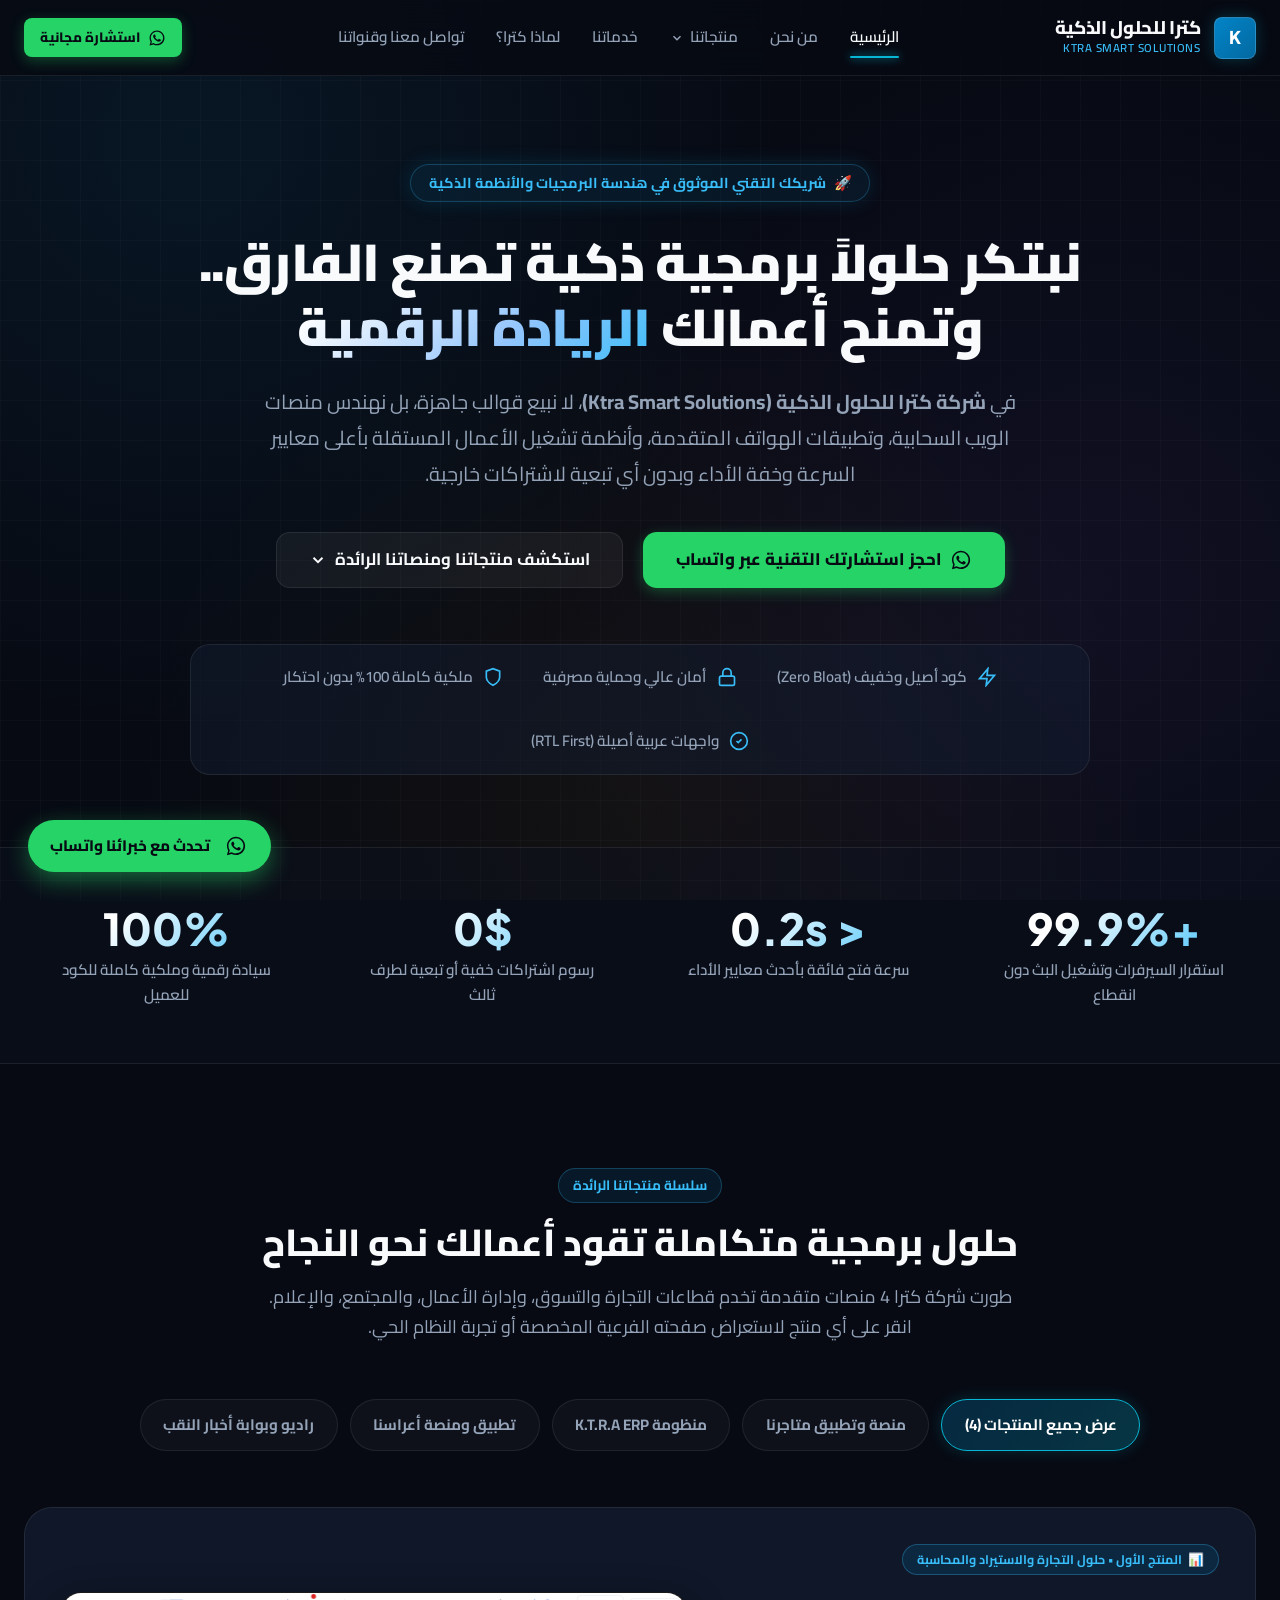
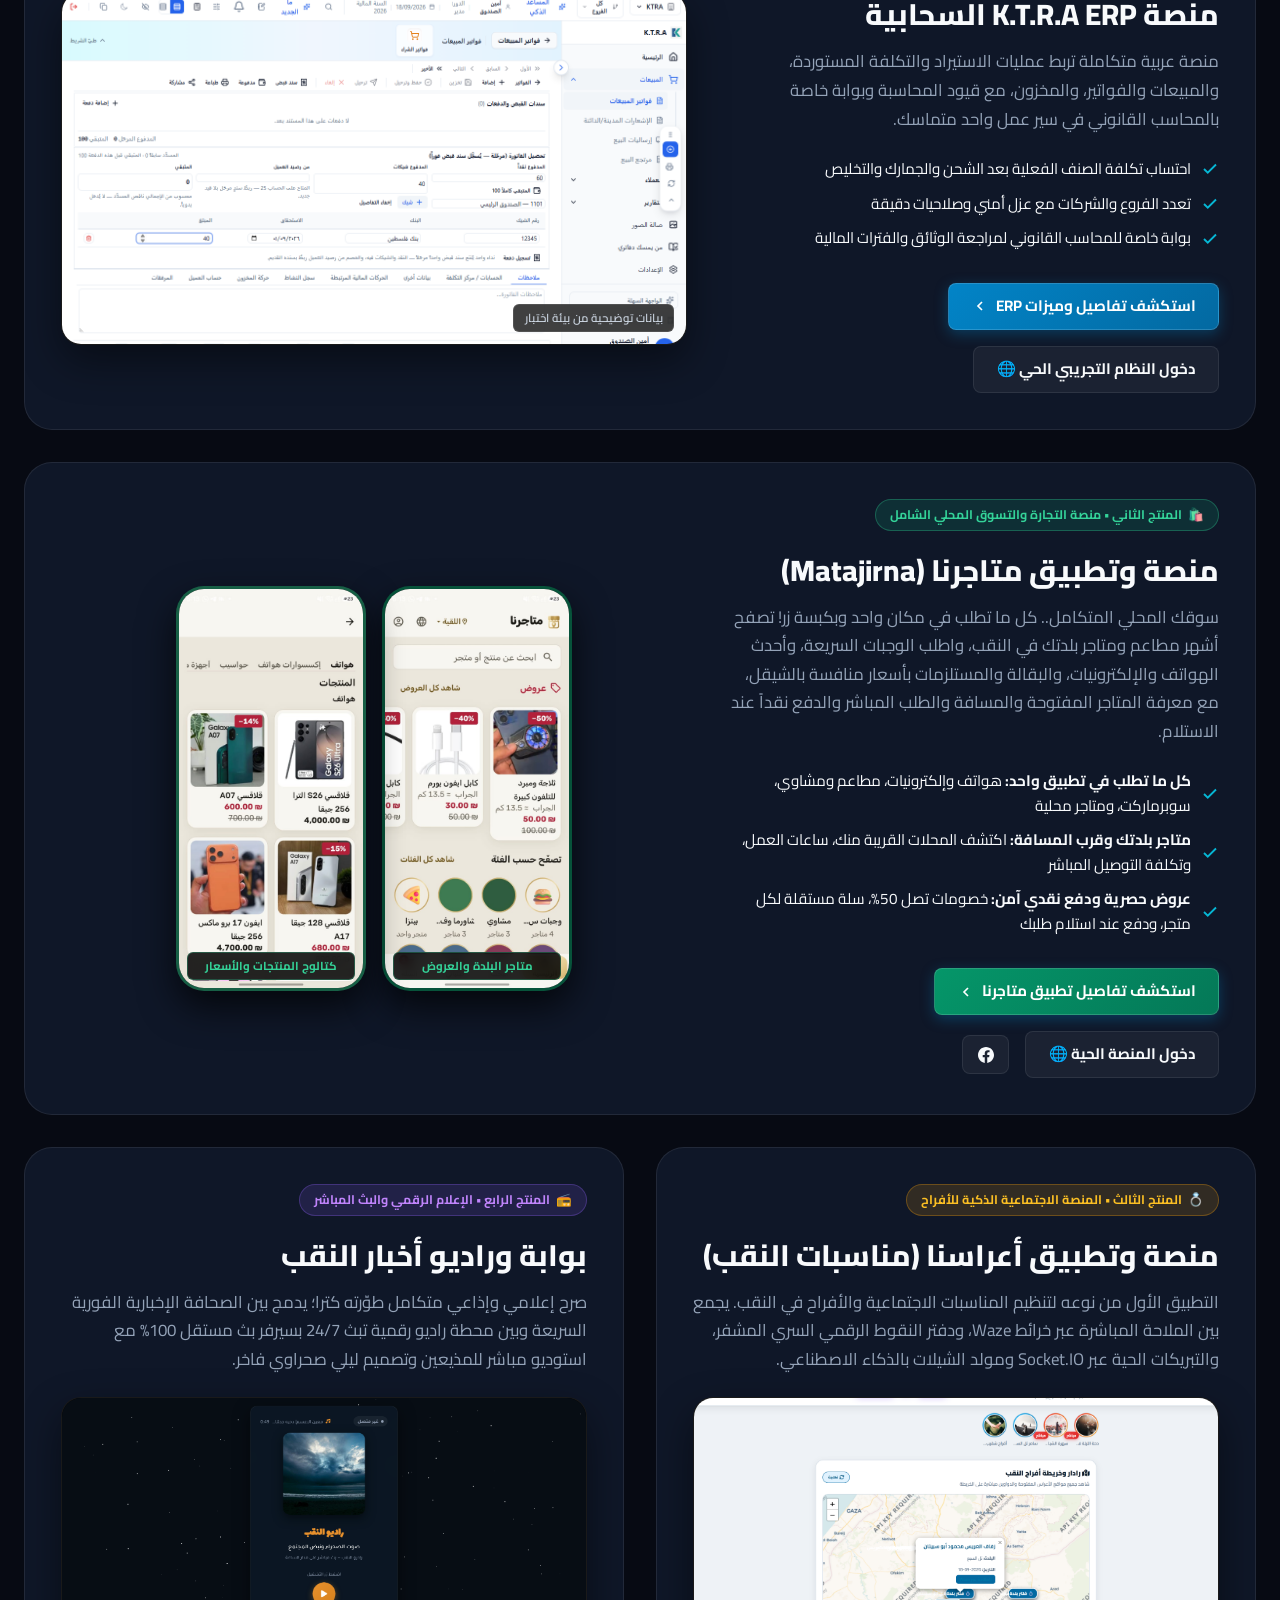
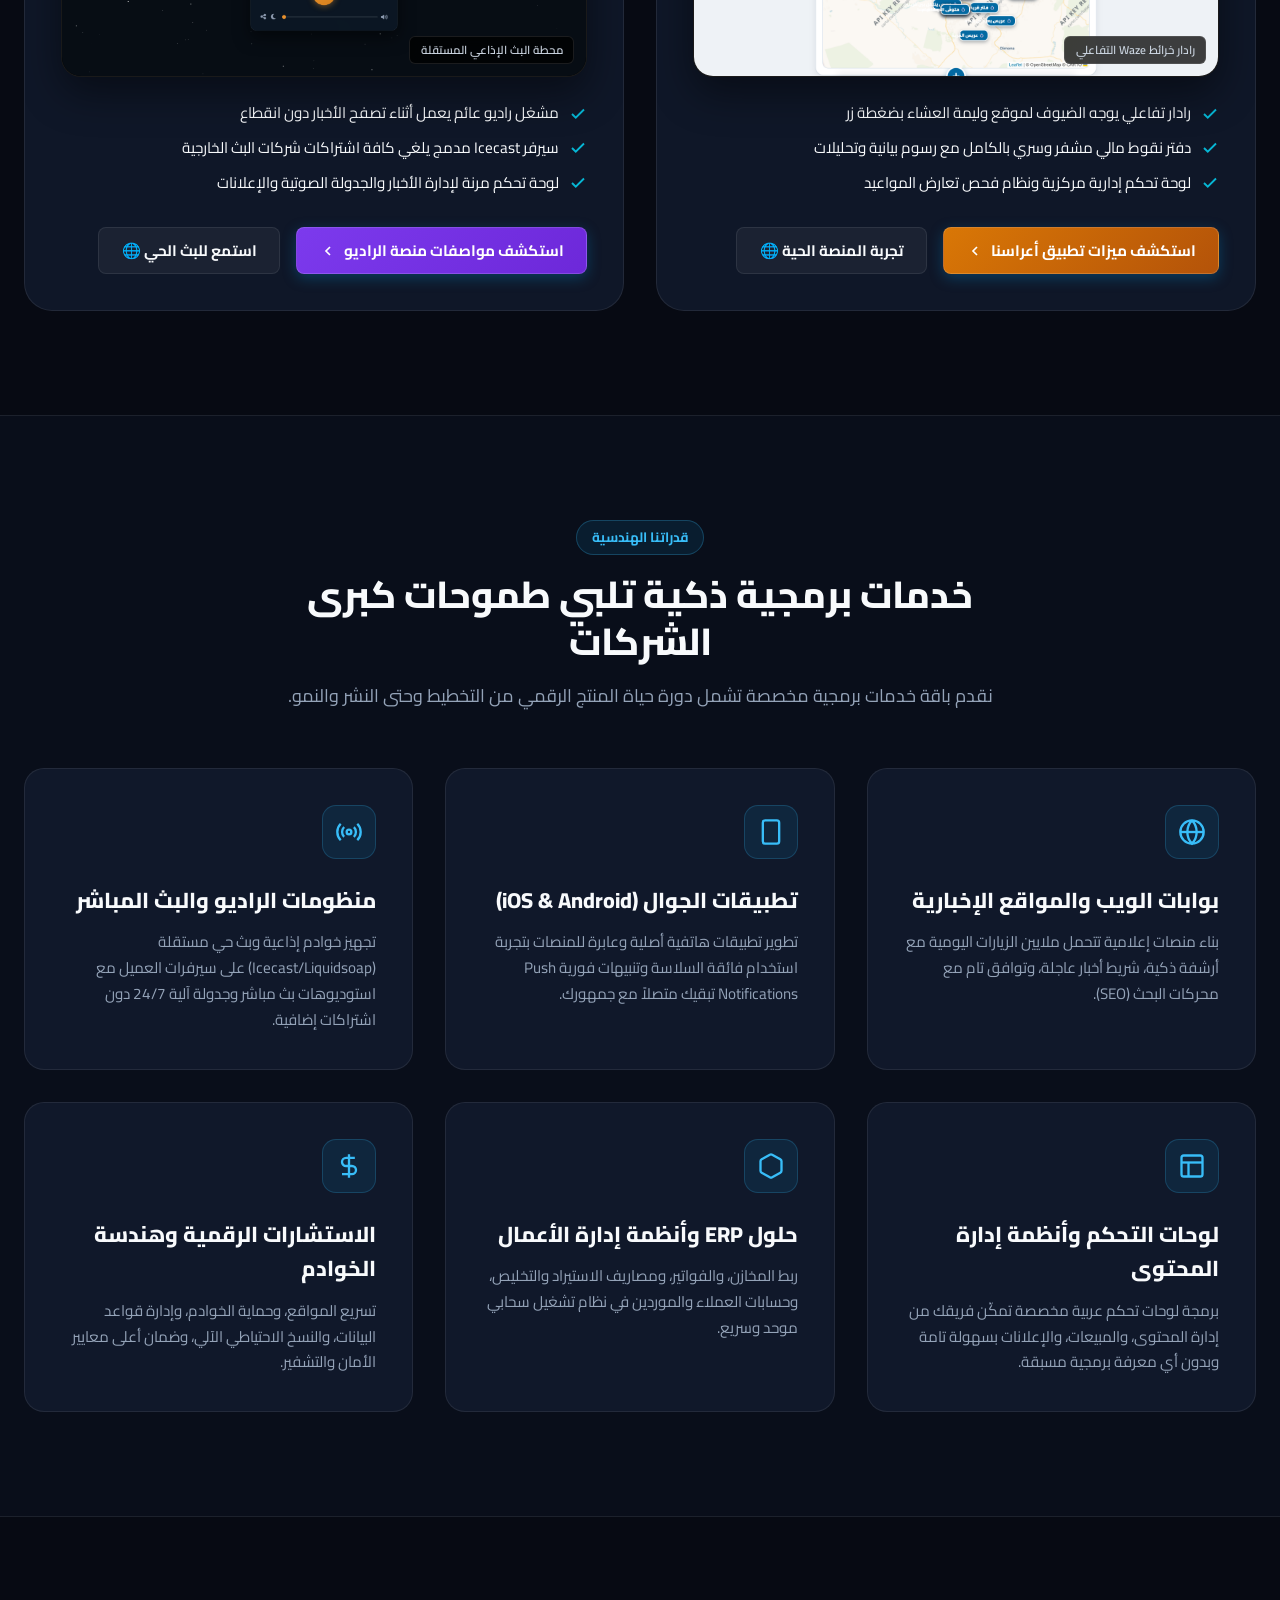
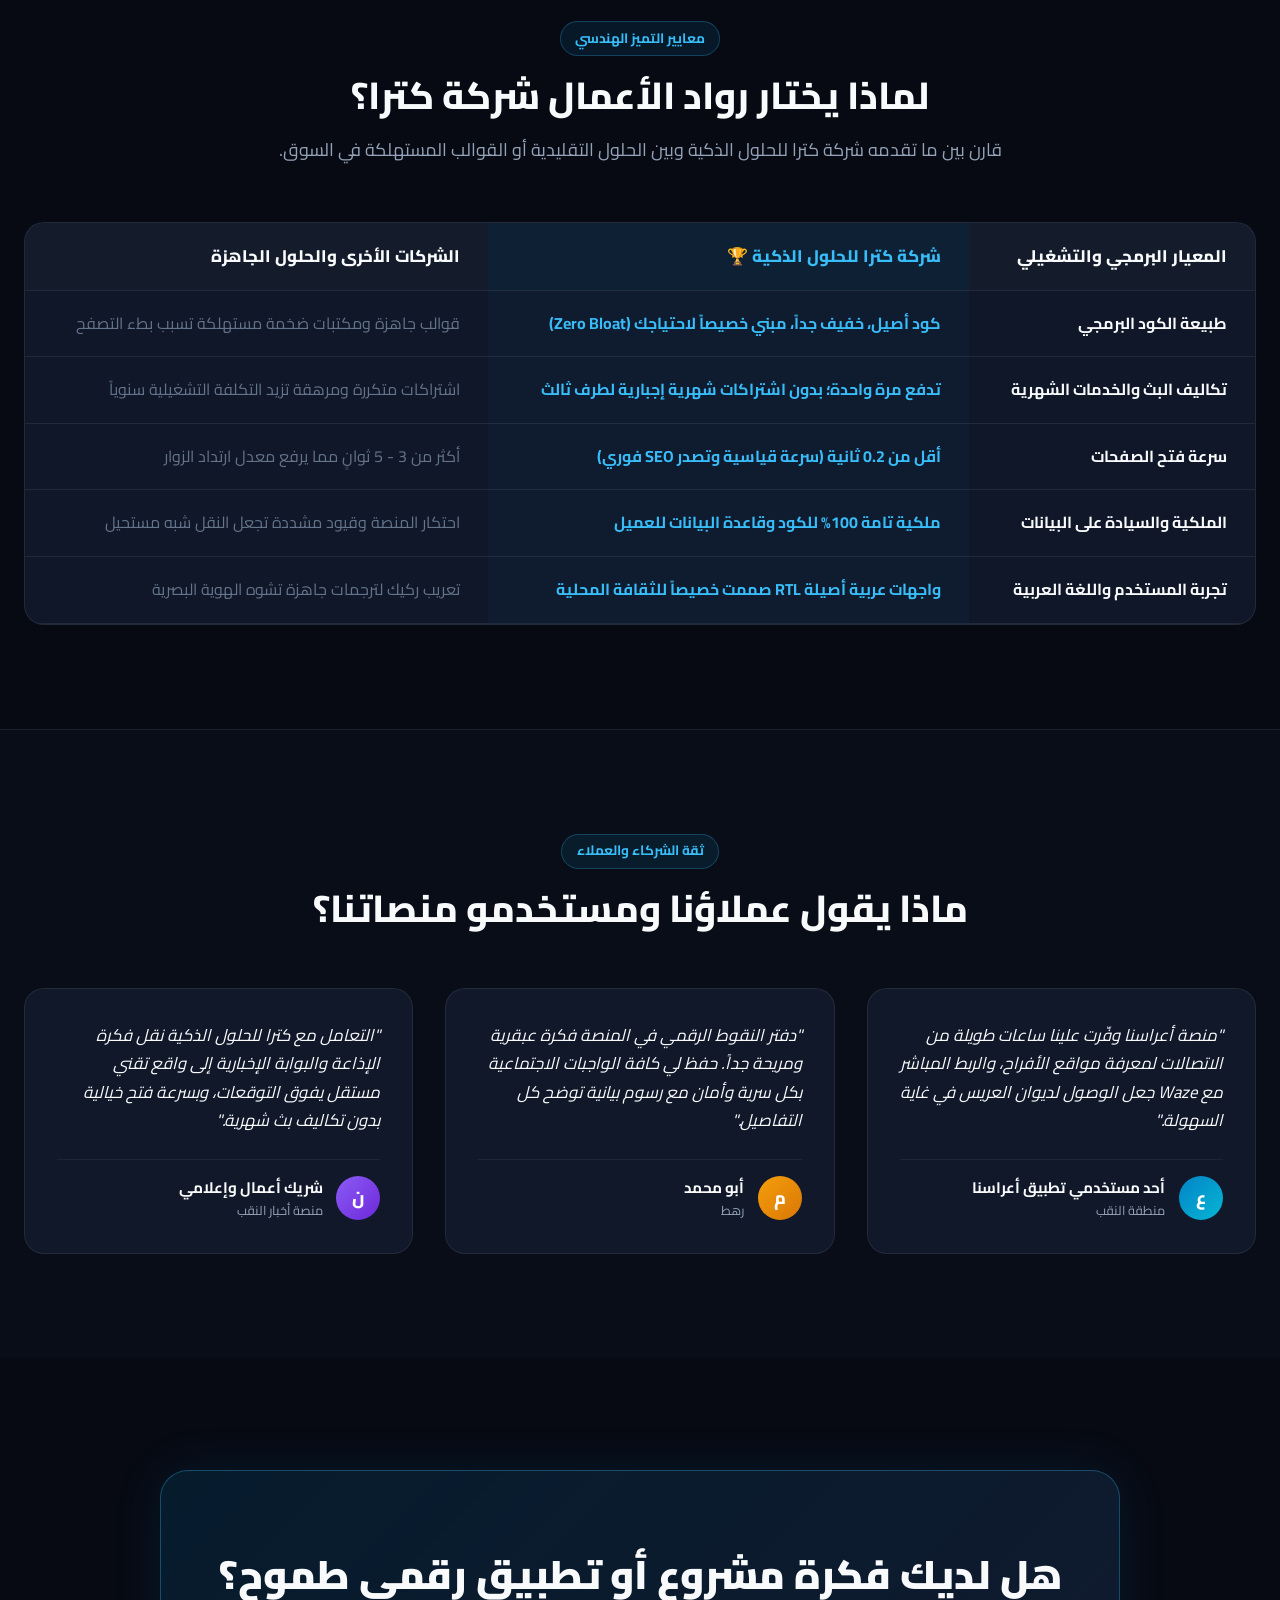
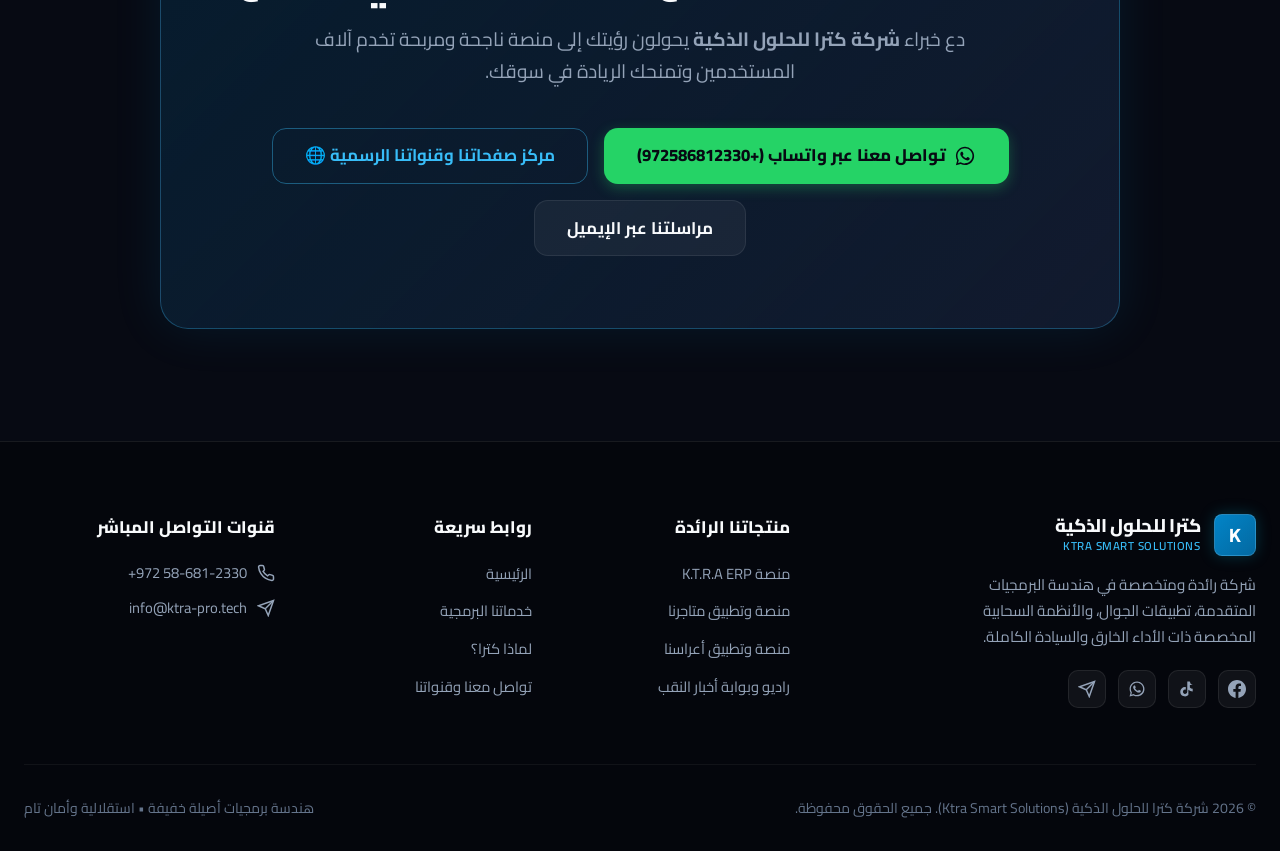
<file: index.html>
<!DOCTYPE html>
<html lang="ar" dir="rtl">
<head>
  <meta charset="UTF-8">
  <meta name="viewport" content="width=device-width, initial-scale=1.0">
  <title>شركة كترا للحلول الذكية | Ktra Smart Solutions — هندسة برمجيات وتطبيقات ومنصات متقدمة</title>
  <meta name="description" content="شركة كترا للحلول الذكية: شريكك التقني الرائد في تطوير بوابات الويب وتطبيقات الجوال والأنظمة السحابية المتقدمة وحلول الأعمال ERP.">
  <meta name="robots" content="index, follow">
  <link rel="canonical" href="https://home.ktra-pro.tech/">
  <meta name="keywords" content="كترا للحلول الذكية, Ktra, تطوير مواقع, تطبيقات جوال, نظام ERP, تطبيق أعراسنا, راديو أخبار النقب, تطبيق متاجرنا, تجارة إلكترونية, برمجة خاصة">
  
  <!-- Open Graph & Social -->
  <meta property="og:title" content="شركة كترا للحلول الذكية | Ktra Smart Solutions">
  <meta property="og:description" content="نبتكر حلولاً برمجية ذكية تصنع الفارق وتمنح أعمالك الريادة الرقمية. استكشف منتجاتنا ومنصاتنا الرائدة.">
  <meta property="og:type" content="website">
  <meta property="og:url" content="https://home.ktra-pro.tech/">
  <meta property="og:image" content="https://ktra-pro.tech/android-chrome-512x512.png">

  <!-- Styles -->
  <link rel="stylesheet" href="css/main.css?v=2.2.1">
  
  <!-- Favicon / Branding -->
  <link rel="icon" type="image/svg+xml" href="data:image/svg+xml,<svg xmlns='http://www.w3.org/2000/svg' viewBox='0 0 100 100'><rect width='100' height='100' rx='22' fill='%230284c7'/><text x='50%' y='55%' text-anchor='middle' dominant-baseline='middle' font-family='sans-serif' font-weight='900' font-size='42' fill='white'>K</text></svg>">
  <script type="application/ld+json">
  {
    "@context": "https://schema.org",
    "@type": "Organization",
    "name": "كترا للحلول الذكية / Ktra Smart Solutions",
    "alternateName": ["كترا للحلول الذكية", "Ktra Smart Solutions"],
    "url": "https://home.ktra-pro.tech/",
    "logo": "https://ktra-pro.tech/android-chrome-512x512.png",
    "email": "info@ktra-pro.tech",
    "sameAs": [
      "https://ktra-pro.tech/",
      "https://kolshee.ktra-pro.tech/",
      "https://munasbat.ktra-pro.tech/",
      "https://radio.ktra-pro.tech/",
      "https://www.facebook.com/share/18bPrzviGf/"
    ]
  }
  </script>
</head>
<body>

  <div class="bg-grid-pattern"></div>

  <!-- ==================== 1. Header & Navigation ==================== -->
  <header class="site-header">
    <div class="container">
      <div class="nav-wrapper">
        <a href="index.html" class="brand-logo" aria-label="كترا للحلول الذكية">
          <div class="logo-badge">K</div>
          <div class="logo-text">
            <span class="logo-title">كترا للحلول الذكية</span>
            <span class="logo-subtitle">KTRA SMART SOLUTIONS</span>
          </div>
        </a>

        <!-- Desktop & Mobile Navigation Links -->
        <ul class="nav-menu">
          <li><a href="#hero" class="nav-link active">الرئيسية</a></li>
          <li><a href="#about" class="nav-link">من نحن</a></li>
          <li class="has-dropdown">
            <a href="#products" class="nav-link">
              منتجاتنا
              <svg width="14" height="14" viewBox="0 0 24 24" fill="none" stroke="currentColor" stroke-width="2.5"><path d="m6 9 6 6 6-6"/></svg>
            </a>
            <div class="dropdown-menu">
              <a href="products/erp.html" class="dropdown-item">
                <div class="dropdown-icon" style="background: rgba(2, 132, 199, 0.2); color: #38bdf8;">📊</div>
                <div class="dropdown-item-info">
                  <h4>منصة K.T.R.A ERP</h4>
                  <p>إدارة الاستيراد، المخزون، والمحاسبة</p>
                </div>
              </a>
              <a href="products/matajirna.html" class="dropdown-item">
                <div class="dropdown-icon" style="background: rgba(16, 185, 129, 0.2); color: #34d399;">🛍️</div>
                <div class="dropdown-item-info">
                  <h4>منصة وتطبيق متاجرنا</h4>
                  <p>سوق محلي متكامل لكل ما تطلب</p>
                </div>
              </a>
              <a href="products/aarasna.html" class="dropdown-item">
                <div class="dropdown-icon" style="background: rgba(245, 158, 11, 0.2); color: #fbbf24;">💍</div>
                <div class="dropdown-item-info">
                  <h4>منصة وتطبيق أعراسنا</h4>
                  <p>رادار المناسبات، ودفتر النقوط الرقمي</p>
                </div>
              </a>
              <a href="products/radio-news.html" class="dropdown-item">
                <div class="dropdown-icon" style="background: rgba(139, 92, 246, 0.2); color: #c084fc;">📻</div>
                <div class="dropdown-item-info">
                  <h4>راديو وبوابة أخبار النقب</h4>
                  <p>إذاعة 24/7 وبث إخباري فوري</p>
                </div>
              </a>
            </div>
          </li>
          <li><a href="#services" class="nav-link">خدماتنا</a></li>
          <li><a href="#why-ktra" class="nav-link">لماذا كترا؟</a></li>
          <li><a href="contact.html" class="nav-link">تواصل معنا وقنواتنا</a></li>
        </ul>

        <!-- Action Buttons -->
        <div class="nav-actions">
          <a href="https://wa.me/972586812330?text=%D9%85%D8%B1%D8%AD%D8%A8%D8%A7%D9%8B%20%D8%B4%D8%B1%D9%83%D8%A9%20%D9%83%D8%AA%D8%B1%D8%A7%20%D9%84%D9%84%D8%AD%D9%84%D9%88%D9%84%20%D8%A7%D9%84%D8%B0%D9%83%D9%8A%D8%A9%D8%8C%20%D8%A3%D9%88%D8%AF%20%D8%A7%D9%84%D8%A7%D8%B3%D8%AA%D9%81%D8%B3%D8%A7%D8%B1%20%D8%B9%D9%86%20%D8%AE%D8%AF%D9%85%D8%A7%D8%AA%D9%83%D9%85" target="_blank" rel="noopener noreferrer" class="btn btn-whatsapp btn-sm">
            <svg width="18" height="18" viewBox="0 0 24 24" fill="currentColor"><path d="M12.04 2c-5.46 0-9.91 4.45-9.91 9.91 0 1.75.46 3.45 1.32 4.95L2.05 22l5.25-1.38c1.45.79 3.08 1.21 4.74 1.21 5.46 0 9.91-4.45 9.91-9.91 0-2.65-1.03-5.14-2.9-7.01A9.816 9.816 0 0 0 12.04 2zm0 18.12c-1.49 0-2.95-.4-4.23-1.16l-.3-.18-3.14.82.84-3.06-.2-.31a8.106 8.106 0 0 1-1.25-4.42c0-4.51 3.67-8.18 8.18-8.18 2.19 0 4.24.85 5.79 2.4 1.54 1.55 2.4 3.61 2.4 5.79 0 4.51-3.67 8.18-8.18 8.18zm4.49-6.13c-.25-.12-1.47-.72-1.7-.81-.23-.08-.39-.12-.56.12-.17.25-.65.81-.8 1-.15.19-.3.21-.55.08-.25-.12-1.05-.39-2-1.24-.74-.66-1.24-1.47-1.39-1.72-.15-.25-.02-.38.11-.51.11-.11.25-.29.37-.44.12-.15.17-.25.25-.42.08-.17.04-.31-.02-.44-.06-.12-.56-1.34-.76-1.84-.2-.48-.41-.42-.56-.43h-.48c-.17 0-.44.06-.67.31-.23.25-.88.86-.88 2.1 0 1.24.9 2.44 1.03 2.61.12.17 1.78 2.72 4.31 3.81.6.26 1.07.41 1.44.53.61.19 1.16.17 1.6.1.49-.07 1.47-.6 1.68-1.18.21-.58.21-1.07.15-1.18-.07-.12-.23-.19-.48-.31z"/></svg>
            <span>استشارة مجانية</span>
          </a>
        </div>

        <!-- Mobile Toggle Button -->
        <button class="mobile-toggle" aria-label="فتح القائمة">
          <svg width="26" height="26" viewBox="0 0 24 24" fill="none" stroke="currentColor" stroke-width="2"><path d="M4 6h16M4 12h16M4 18h16"/></svg>
        </button>
      </div>
    </div>
  </header>

  <!-- ==================== 2. Hero Section ==================== -->
  <section id="hero" class="hero-section">
    <div class="container">
      <div class="hero-content">
        <div class="hero-badge">
          <span>🚀</span>
          <span>شريكك التقني الموثوق في هندسة البرمجيات والأنظمة الذكية</span>
        </div>

        <h1 class="hero-title">
          نبتكر حلولاً برمجية ذكية تصنع الفارق.. وتمنح أعمالك <span class="text-gradient">الريادة الرقمية</span>
        </h1>

        <p class="hero-desc">
          في <strong>شركة كترا للحلول الذكية (Ktra Smart Solutions)</strong>، لا نبيع قوالب جاهزة، بل نهندس منصات الويب السحابية، وتطبيقات الهواتف المتقدمة، وأنظمة تشغيل الأعمال المستقلة بأعلى معايير السرعة وخفة الأداء وبدون أي تبعية لاشتراكات خارجية.
        </p>

        <div class="hero-actions">
          <a href="https://wa.me/972586812330?text=%D9%85%D8%B1%D8%AD%D8%A8%D8%A7%D9%8B%20%D8%B4%D8%B1%D9%83%D8%A9%20%D9%83%D8%AA%D8%B1%D8%A7%D8%8C%20%D8%A3%D8%B1%D8%BA%D8%A8%20%D9%81%D9%8A%20%D8%AD%D8%AC%D8%B2%20%D8%A7%D8%B3%D8%AA%D8%B4%D8%A7%D8%B1%D8%A9%20%D8%AA%D9%82%D9%86%D9%8A%D8%A9%20%D9%85%D8%AC%D8%A7%D9%86%D9%8A%D8%A9" target="_blank" rel="noopener noreferrer" class="btn btn-whatsapp btn-lg">
            <svg width="22" height="22" viewBox="0 0 24 24" fill="currentColor"><path d="M12.04 2c-5.46 0-9.91 4.45-9.91 9.91 0 1.75.46 3.45 1.32 4.95L2.05 22l5.25-1.38c1.45.79 3.08 1.21 4.74 1.21 5.46 0 9.91-4.45 9.91-9.91 0-2.65-1.03-5.14-2.9-7.01A9.816 9.816 0 0 0 12.04 2zm0 18.12c-1.49 0-2.95-.4-4.23-1.16l-.3-.18-3.14.82.84-3.06-.2-.31a8.106 8.106 0 0 1-1.25-4.42c0-4.51 3.67-8.18 8.18-8.18 2.19 0 4.24.85 5.79 2.4 1.54 1.55 2.4 3.61 2.4 5.79 0 4.51-3.67 8.18-8.18 8.18zm4.49-6.13c-.25-.12-1.47-.72-1.7-.81-.23-.08-.39-.12-.56.12-.17.25-.65.81-.8 1-.15.19-.3.21-.55.08-.25-.12-1.05-.39-2-1.24-.74-.66-1.24-1.47-1.39-1.72-.15-.25-.02-.38.11-.51.11-.11.25-.29.37-.44.12-.15.17-.25.25-.42.08-.17.04-.31-.02-.44-.06-.12-.56-1.34-.76-1.84-.2-.48-.41-.42-.56-.43h-.48c-.17 0-.44.06-.67.31-.23.25-.88.86-.88 2.1 0 1.24.9 2.44 1.03 2.61.12.17 1.78 2.72 4.31 3.81.6.26 1.07.41 1.44.53.61.19 1.16.17 1.6.1.49-.07 1.47-.6 1.68-1.18.21-.58.21-1.07.15-1.18-.07-.12-.23-.19-.48-.31z"/></svg>
            <span>احجز استشارتك التقنية عبر واتساب</span>
          </a>
          <a href="#products" class="btn btn-secondary btn-lg">
            <span>استكشف منتجاتنا ومنصاتنا الرائدة</span>
            <svg width="18" height="18" viewBox="0 0 24 24" fill="none" stroke="currentColor" stroke-width="2.5"><path d="m6 9 6 6 6-6"/></svg>
          </a>
        </div>

        <!-- Trust Indicators -->
        <div class="trust-strip">
          <div class="trust-item">
            <svg width="20" height="20" viewBox="0 0 24 24" fill="none" stroke="currentColor" stroke-width="2"><path d="M13 2L3 14h9l-1 8 10-12h-9l1-8z"/></svg>
            <span>كود أصيل وخفيف (Zero Bloat)</span>
          </div>
          <div class="trust-item">
            <svg width="20" height="20" viewBox="0 0 24 24" fill="none" stroke="currentColor" stroke-width="2"><rect width="18" height="11" x="3" y="11" rx="2" ry="2"/><path d="M7 11V7a5 5 0 0 1 10 0v4"/></svg>
            <span>أمان عالي وحماية مصرفية</span>
          </div>
          <div class="trust-item">
            <svg width="20" height="20" viewBox="0 0 24 24" fill="none" stroke="currentColor" stroke-width="2"><path d="M12 22s8-4 8-10V5l-8-3-8 3v7c0 6 8 10 8 10z"/></svg>
            <span>ملكية كاملة 100% بدون احتكار</span>
          </div>
          <div class="trust-item">
            <svg width="20" height="20" viewBox="0 0 24 24" fill="none" stroke="currentColor" stroke-width="2"><circle cx="12" cy="12" r="10"/><path d="m9 12 2 2 4-4"/></svg>
            <span>واجهات عربية أصيلة (RTL First)</span>
          </div>
        </div>
      </div>
    </div>
  </section>

  <!-- ==================== 3. Stats Strip ==================== -->
  <section id="about" class="stats-section">
    <div class="container">
      <div class="stats-grid">
        <div class="stat-card">
          <div class="stat-value">+99.9%</div>
          <div class="stat-label">استقرار السيرفرات وتشغيل البث دون انقطاع</div>
        </div>
        <div class="stat-card">
          <div class="stat-value">&lt; 0.2s</div>
          <div class="stat-label">سرعة فتح فائقة بأحدث معايير الأداء</div>
        </div>
        <div class="stat-card">
          <div class="stat-value">0$</div>
          <div class="stat-label">رسوم اشتراكات خفية أو تبعية لطرف ثالث</div>
        </div>
        <div class="stat-card">
          <div class="stat-value">100%</div>
          <div class="stat-label">سيادة رقمية وملكية كاملة للكود للعميل</div>
        </div>
      </div>
    </div>
  </section>

  <!-- ==================== 4. Flagship Products Bento Grid ==================== -->
  <section id="products" class="products-section">
    <div class="container">
      <div class="section-header">
        <span class="section-tag">سلسلة منتجاتنا الرائدة</span>
        <h2 class="section-title">حلول برمجية متكاملة تقود أعمالك نحو النجاح</h2>
        <p class="section-desc">
          طورت شركة كترا 4 منصات متقدمة تخدم قطاعات التجارة والتسوق، وإدارة الأعمال، والمجتمع، والإعلام. انقر على أي منتج لاستعراض صفحته الفرعية المخصصة أو تجربة النظام الحي.
        </p>
      </div>

      <!-- Tab Filter Controls -->
      <div class="products-tabs">
        <button class="tab-btn active" data-filter="all">
          <span>عرض جميع المنتجات (4)</span>
        </button>
        <button class="tab-btn" data-filter="matajirna">
          <span>منصة وتطبيق متاجرنا</span>
        </button>
        <button class="tab-btn" data-filter="erp">
          <span>منظومة K.T.R.A ERP</span>
        </button>
        <button class="tab-btn" data-filter="aarasna">
          <span>تطبيق ومنصة أعراسنا</span>
        </button>
        <button class="tab-btn" data-filter="radio">
          <span>راديو وبوابة أخبار النقب</span>
        </button>
      </div>

      <!-- Bento Grid Layout -->
      <div class="bento-grid">
        
        <!-- PRODUCT 1: K.T.R.A ERP (Large Bento Cell) -->
        <div class="bento-card bento-large" data-category="erp">
          <div class="card-content">
            <span class="card-badge badge-erp">
              <span>📊</span>
              <span>المنتج الأول • حلول التجارة والاستيراد والمحاسبة</span>
            </span>
            <h3 class="card-title">منصة K.T.R.A ERP السحابية</h3>
            <p class="card-desc">
              منصة عربية متكاملة تربط عمليات الاستيراد والتكلفة المستوردة، والمبيعات والفواتير، والمخزون، مع قيود المحاسبة وبوابة خاصة بالمحاسب القانوني في سير عمل واحد متماسك.
            </p>
            <ul class="card-features">
              <li>
                <svg width="18" height="18" viewBox="0 0 24 24" fill="none" stroke="currentColor" stroke-width="2.5"><polyline points="20 6 9 17 4 12"/></svg>
                <span>احتساب تكلفة الصنف الفعلية بعد الشحن والجمارك والتخليص</span>
              </li>
              <li>
                <svg width="18" height="18" viewBox="0 0 24 24" fill="none" stroke="currentColor" stroke-width="2.5"><polyline points="20 6 9 17 4 12"/></svg>
                <span>تعدد الفروع والشركات مع عزل أمني وصلاحيات دقيقة</span>
              </li>
              <li>
                <svg width="18" height="18" viewBox="0 0 24 24" fill="none" stroke="currentColor" stroke-width="2.5"><polyline points="20 6 9 17 4 12"/></svg>
                <span>بوابة خاصة للمحاسب القانوني لمراجعة الوثائق والفترات المالية</span>
              </li>
            </ul>
            <div class="card-actions">
              <a href="products/erp.html" class="btn btn-primary">
                <span>استكشف تفاصيل وميزات ERP</span>
                <svg width="16" height="16" viewBox="0 0 24 24" fill="none" stroke="currentColor" stroke-width="2.5"><path d="m15 18-6-6 6-6"/></svg>
              </a>
              <a href="https://ktra-pro.tech/" target="_blank" rel="noopener noreferrer" class="btn btn-secondary">
                <span>دخول النظام التجريبي الحي 🌐</span>
              </a>
            </div>
          </div>
          <div class="card-mockup">
            <img src="assets/erp/sales-invoice-payment.png" alt="واجهة فاتورة المبيعات في نظام KTRA ERP" loading="lazy">
            <span class="mockup-tag">بيانات توضيحية من بيئة اختبار</span>
          </div>
        </div>

        <!-- PRODUCT 2: Matajirna (Large Bento Cell) -->
        <div class="bento-card bento-large" data-category="matajirna">
          <div class="card-content">
            <span class="card-badge badge-matajirna">
              <span>🛍️</span>
              <span>المنتج الثاني • منصة التجارة والتسوق المحلي الشامل</span>
            </span>
            <h3 class="card-title">منصة وتطبيق متاجرنا (Matajirna)</h3>
            <p class="card-desc">
              سوقك المحلي المتكامل.. كل ما تطلب في مكان واحد وبكبسة زر! تصفح أشهر مطاعم ومتاجر بلدتك في النقب، واطلب الوجبات السريعة، وأحدث الهواتف والإلكترونيات، والبقالة والمستلزمات بأسعار منافسة بالشيقل، مع معرفة المتاجر المفتوحة والمسافة والطلب المباشر والدفع نقداً عند الاستلام.
            </p>
            <ul class="card-features">
              <li>
                <svg width="18" height="18" viewBox="0 0 24 24" fill="none" stroke="currentColor" stroke-width="2.5"><polyline points="20 6 9 17 4 12"/></svg>
                <span><strong>كل ما تطلب في تطبيق واحد:</strong> هواتف وإلكترونيات، مطاعم ومشاوي، سوبرماركت، ومتاجر محلية</span>
              </li>
              <li>
                <svg width="18" height="18" viewBox="0 0 24 24" fill="none" stroke="currentColor" stroke-width="2.5"><polyline points="20 6 9 17 4 12"/></svg>
                <span><strong>متاجر بلدتك وقرب المسافة:</strong> اكتشف المحلات القريبة منك، ساعات العمل، وتكلفة التوصيل المباشر</span>
              </li>
              <li>
                <svg width="18" height="18" viewBox="0 0 24 24" fill="none" stroke="currentColor" stroke-width="2.5"><polyline points="20 6 9 17 4 12"/></svg>
                <span><strong>عروض حصرية ودفع نقدي آمن:</strong> خصومات تصل 50%، سلة مستقلة لكل متجر، ودفع عند استلام طلبك</span>
              </li>
            </ul>
            <div class="card-actions">
              <a href="products/matajirna.html" class="btn btn-primary" style="background: linear-gradient(135deg, #059669, #047857);">
                <span>استكشف تفاصيل تطبيق متاجرنا</span>
                <svg width="16" height="16" viewBox="0 0 24 24" fill="none" stroke="currentColor" stroke-width="2.5"><path d="m15 18-6-6 6-6"/></svg>
              </a>
              <a href="https://kolshee.ktra-pro.tech/" target="_blank" rel="noopener noreferrer" class="btn btn-secondary">
                <span>دخول المنصة الحية 🌐</span>
              </a>
              <a href="https://www.facebook.com/share/18bPrzviGf/" target="_blank" rel="noopener noreferrer" class="btn btn-secondary" style="padding: 0.65rem 0.9rem;" title="صفحة فيسبوك الرسمية">
                <svg width="16" height="16" viewBox="0 0 24 24" fill="currentColor"><path d="M24 12.073c0-6.627-5.373-12-12-12s-12 5.373-12 12c0 5.99 4.388 10.954 10.125 11.854v-8.385H7.078v-3.47h3.047V9.43c0-3.007 1.792-4.669 4.533-4.669 1.312 0 2.686.235 2.686.235v2.953H15.83c-1.491 0-1.956.925-1.956 1.874v2.25h3.328l-.532 3.47h-2.796v8.385C19.612 23.027 24 18.062 24 12.073z"/></svg>
              </a>
            </div>
          </div>
          <div class="phones-showcase-container" style="display: flex; gap: 16px; justify-content: center; align-items: center; width: 100%; padding: 10px 0;">
            <div class="phone-screen-box" style="flex: 0 0 190px; width: 190px; max-width: 190px; border-radius: 28px; overflow: hidden; border: 3px solid rgba(16, 185, 129, 0.45); box-shadow: 0 16px 36px rgba(0, 0, 0, 0.7); background: #000; position: relative;">
              <img src="assets/matajirna/01_matajirna_home_feed.png" alt="واجهة تطبيق متاجرنا - تصفح المتاجر والعروض في اللقية" loading="lazy" style="width: 100%; height: auto; max-height: 420px; display: block; object-fit: contain;">
              <span class="phone-screen-badge">متاجر البلدة والعروض</span>
            </div>
            <div class="phone-screen-box" style="flex: 0 0 190px; width: 190px; max-width: 190px; border-radius: 28px; overflow: hidden; border: 3px solid rgba(52, 211, 153, 0.45); box-shadow: 0 16px 36px rgba(0, 0, 0, 0.7); background: #000; position: relative;">
              <img src="assets/matajirna/02_matajirna_products_catalog.png" alt="واجهة تطبيق متاجرنا - كتالوج الهواتف والمنتجات" loading="lazy" style="width: 100%; height: auto; max-height: 420px; display: block; object-fit: contain;">
              <span class="phone-screen-badge">كتالوج المنتجات والأسعار</span>
            </div>
          </div>
        </div>

        <!-- PRODUCT 3: Aarasna (Medium Bento Cell 6) -->
        <div class="bento-card bento-medium-6" data-category="aarasna">
          <span class="card-badge badge-aarasna">
            <span>💍</span>
            <span>المنتج الثالث • المنصة الاجتماعية الذكية للأفراح</span>
          </span>
          <h3 class="card-title">منصة وتطبيق أعراسنا (مناسبات النقب)</h3>
          <p class="card-desc">
            التطبيق الأول من نوعه لتنظيم المناسبات الاجتماعية والأفراح في النقب. يجمع بين الملاحة المباشرة عبر خرائط Waze، ودفتر النقوط الرقمي السري المشفر، والتبريكات الحية عبر Socket.IO ومولد الشيلات بالذكاء الاصطناعي.
          </p>
          <div class="card-mockup" style="margin-bottom: 1.5rem; max-height: 280px;">
            <img src="assets/aarasna/04_interactive_radar_map.png" alt="خريطة رادار المناسبات وتطبيق أعراسنا" loading="lazy">
            <span class="mockup-tag">رادار خرائط Waze التفاعلي</span>
          </div>
          <ul class="card-features">
            <li>
              <svg width="18" height="18" viewBox="0 0 24 24" fill="none" stroke="currentColor" stroke-width="2.5"><polyline points="20 6 9 17 4 12"/></svg>
              <span>رادار تفاعلي يوجه الضيوف لموقع وليمة العشاء بضغطة زر</span>
            </li>
            <li>
              <svg width="18" height="18" viewBox="0 0 24 24" fill="none" stroke="currentColor" stroke-width="2.5"><polyline points="20 6 9 17 4 12"/></svg>
              <span>دفتر نقوط مالي مشفر وسري بالكامل مع رسوم بيانية وتحليلات</span>
            </li>
            <li>
              <svg width="18" height="18" viewBox="0 0 24 24" fill="none" stroke="currentColor" stroke-width="2.5"><polyline points="20 6 9 17 4 12"/></svg>
              <span>لوحة تحكم إدارية مركزية ونظام فحص تعارض المواعيد</span>
            </li>
          </ul>
          <div class="card-actions">
            <a href="products/aarasna.html" class="btn btn-primary" style="background: linear-gradient(135deg, #d97706, #b45309);">
              <span>استكشف ميزات تطبيق أعراسنا</span>
              <svg width="16" height="16" viewBox="0 0 24 24" fill="none" stroke="currentColor" stroke-width="2.5"><path d="m15 18-6-6 6-6"/></svg>
            </a>
            <a href="https://munasbat.ktra-pro.tech/" target="_blank" rel="noopener noreferrer" class="btn btn-secondary">
              <span>تجربة المنصة الحية 🌐</span>
            </a>
          </div>
        </div>

        <!-- PRODUCT 4: Radio Naqab & News (Medium Bento Cell 6) -->
        <div class="bento-card bento-medium-6" data-category="radio">
          <span class="card-badge badge-radio">
            <span>📻</span>
            <span>المنتج الرابع • الإعلام الرقمي والبث المباشر</span>
          </span>
          <h3 class="card-title">بوابة وراديو أخبار النقب</h3>
          <p class="card-desc">
            صرح إعلامي وإذاعي متكامل طوّرته كترا؛ يدمج بين الصحافة الإخبارية الفورية السريعة وبين محطة راديو رقمية تبث 24/7 بسيرفر بث مستقل 100% مع استوديو مباشر للمذيعين وتصميم ليلي صحراوي فاخر.
          </p>
          <div class="card-mockup" style="margin-bottom: 1.5rem; max-height: 280px;">
            <img src="assets/radio/02_صفحة_الراديو_الليلية_Radio_Night.png" alt="المظهر الليلي لراديو أخبار النقب" loading="lazy">
            <span class="mockup-tag">محطة البث الإذاعي المستقلة</span>
          </div>
          <ul class="card-features">
            <li>
              <svg width="18" height="18" viewBox="0 0 24 24" fill="none" stroke="currentColor" stroke-width="2.5"><polyline points="20 6 9 17 4 12"/></svg>
              <span>مشغل راديو عائم يعمل أثناء تصفح الأخبار دون انقطاع</span>
            </li>
            <li>
              <svg width="18" height="18" viewBox="0 0 24 24" fill="none" stroke="currentColor" stroke-width="2.5"><polyline points="20 6 9 17 4 12"/></svg>
              <span>سيرفر Icecast مدمج يلغي كافة اشتراكات شركات البث الخارجية</span>
            </li>
            <li>
              <svg width="18" height="18" viewBox="0 0 24 24" fill="none" stroke="currentColor" stroke-width="2.5"><polyline points="20 6 9 17 4 12"/></svg>
              <span>لوحة تحكم مرنة لإدارة الأخبار والجدولة الصوتية والإعلانات</span>
            </li>
          </ul>
          <div class="card-actions">
            <a href="products/radio-news.html" class="btn btn-primary" style="background: linear-gradient(135deg, #7c3aed, #6d28d9);">
              <span>استكشف مواصفات منصة الراديو</span>
              <svg width="16" height="16" viewBox="0 0 24 24" fill="none" stroke="currentColor" stroke-width="2.5"><path d="m15 18-6-6 6-6"/></svg>
            </a>
            <a href="https://radio.ktra-pro.tech/" target="_blank" rel="noopener noreferrer" class="btn btn-secondary">
              <span>استمع للبث الحي 🌐</span>
            </a>
          </div>
        </div>

      </div>
    </div>
  </section>

  <!-- ==================== 5. Core Services ==================== -->
  <section id="services" class="services-section">
    <div class="container">
      <div class="section-header">
        <span class="section-tag">قدراتنا الهندسية</span>
        <h2 class="section-title">خدمات برمجية ذكية تلبي طموحات كبرى الشركات</h2>
        <p class="section-desc">
          نقدم باقة خدمات برمجية مخصصة تشمل دورة حياة المنتج الرقمي من التخطيط وحتى النشر والنمو.
        </p>
      </div>

      <div class="services-grid">
        <!-- Service 1 -->
        <div class="service-card">
          <div class="service-icon">
            <svg width="28" height="28" viewBox="0 0 24 24" fill="none" stroke="currentColor" stroke-width="2"><circle cx="12" cy="12" r="10"/><path d="M12 2a14.5 14.5 0 0 0 0 20 14.5 14.5 0 0 0 0-20"/><path d="M2 12h20"/></svg>
          </div>
          <h3 class="service-title">بوابات الويب والمواقع الإخبارية</h3>
          <p class="service-desc">
            بناء منصات إعلامية تتحمل ملايين الزيارات اليومية مع أرشفة ذكية، شريط أخبار عاجلة، وتوافق تام مع محركات البحث (SEO).
          </p>
        </div>

        <!-- Service 2 -->
        <div class="service-card">
          <div class="service-icon">
            <svg width="28" height="28" viewBox="0 0 24 24" fill="none" stroke="currentColor" stroke-width="2"><rect width="14" height="20" x="5" y="2" rx="2" ry="2"/><path d="M12 18h.01"/></svg>
          </div>
          <h3 class="service-title">تطبيقات الجوال (iOS & Android)</h3>
          <p class="service-desc">
            تطوير تطبيقات هاتفية أصلية وعابرة للمنصات بتجربة استخدام فائقة السلاسة وتنبيهات فورية Push Notifications تبقيك متصلاً مع جمهورك.
          </p>
        </div>

        <!-- Service 3 -->
        <div class="service-card">
          <div class="service-icon">
            <svg width="28" height="28" viewBox="0 0 24 24" fill="none" stroke="currentColor" stroke-width="2"><path d="M4.9 19.1C1 15.2 1 8.8 4.9 4.9"/><path d="M7.8 16.2c-2.3-2.3-2.3-6.1 0-8.5"/><circle cx="12" cy="12" r="2"/><path d="M16.2 7.8c2.3 2.3 2.3 6.1 0 8.5"/><path d="M19.1 4.9C23 8.8 23 15.1 19.1 19"/></svg>
          </div>
          <h3 class="service-title">منظومات الراديو والبث المباشر</h3>
          <p class="service-desc">
            تجهيز خوادم إذاعية وبث حي مستقلة (Icecast/Liquidsoap) على سيرفرات العميل مع استوديوهات بث مباشر وجدولة آلية 24/7 دون اشتراكات إضافية.
          </p>
        </div>

        <!-- Service 4 -->
        <div class="service-card">
          <div class="service-icon">
            <svg width="28" height="28" viewBox="0 0 24 24" fill="none" stroke="currentColor" stroke-width="2"><rect width="18" height="18" x="3" y="3" rx="2"/><path d="M3 9h18"/><path d="M9 21V9"/></svg>
          </div>
          <h3 class="service-title">لوحات التحكم وأنظمة إدارة المحتوى</h3>
          <p class="service-desc">
            برمجة لوحات تحكم عربية مخصصة تمكّن فريقك من إدارة المحتوى، والمبيعات، والإعلانات بسهولة تامة وبدون أي معرفة برمجية مسبقة.
          </p>
        </div>

        <!-- Service 5 -->
        <div class="service-card">
          <div class="service-icon">
            <svg width="28" height="28" viewBox="0 0 24 24" fill="none" stroke="currentColor" stroke-width="2"><path d="M21 16V8a2 2 0 0 0-1-1.73l-7-4a2 2 0 0 0-2 0l-7 4A2 2 0 0 0 3 8v8a2 2 0 0 0 1 1.73l7 4a2 2 0 0 0 2 0l7-4A2 2 0 0 0 21 16z"/></svg>
          </div>
          <h3 class="service-title">حلول ERP وأنظمة إدارة الأعمال</h3>
          <p class="service-desc">
            ربط المخازن، والفواتير، ومصاريف الاستيراد والتخليص، وحسابات العملاء والموردين في نظام تشغيل سحابي موحد وسريع.
          </p>
        </div>

        <!-- Service 6 -->
        <div class="service-card">
          <div class="service-icon">
            <svg width="28" height="28" viewBox="0 0 24 24" fill="none" stroke="currentColor" stroke-width="2"><path d="M12 2v20M17 5H9.5a3.5 3.5 0 0 0 0 7h5a3.5 3.5 0 0 1 0 7H6"/></svg>
          </div>
          <h3 class="service-title">الاستشارات الرقمية وهندسة الخوادم</h3>
          <p class="service-desc">
            تسريع المواقع، وحماية الخوادم، وإدارة قواعد البيانات، والنسخ الاحتياطي الآلي، وضمان أعلى معايير الأمان والتشفير.
          </p>
        </div>
      </div>
    </div>
  </section>

  <!-- ==================== 6. Why Ktra (Comparison Matrix) ==================== -->
  <section id="why-ktra" class="comparison-section">
    <div class="container">
      <div class="section-header">
        <span class="section-tag">معايير التميز الهندسي</span>
        <h2 class="section-title">لماذا يختار رواد الأعمال شركة كترا؟</h2>
        <p class="section-desc">
          قارن بين ما تقدمه شركة كترا للحلول الذكية وبين الحلول التقليدية أو القوالب المستهلكة في السوق.
        </p>
      </div>

      <div class="table-responsive">
        <table class="comparison-table">
          <thead>
            <tr>
              <th>المعيار البرمجي والتشغيلي</th>
              <th class="col-ktra">شركة كترا للحلول الذكية 🏆</th>
              <th>الشركات الأخرى والحلول الجاهزة</th>
            </tr>
          </thead>
          <tbody>
            <tr>
              <td><strong>طبيعة الكود البرمجي</strong></td>
              <td class="col-ktra">كود أصيل، خفيف جداً، مبني خصيصاً لاحتياجك (Zero Bloat)</td>
              <td class="col-other">قوالب جاهزة ومكتبات ضخمة مستهلكة تسبب بطء التصفح</td>
            </tr>
            <tr>
              <td><strong>تكاليف البث والخدمات الشهرية</strong></td>
              <td class="col-ktra">تدفع مرة واحدة؛ بدون اشتراكات شهرية إجبارية لطرف ثالث</td>
              <td class="col-other">اشتراكات متكررة ومرهقة تزيد التكلفة التشغيلية سنوياً</td>
            </tr>
            <tr>
              <td><strong>سرعة فتح الصفحات</strong></td>
              <td class="col-ktra">أقل من 0.2 ثانية (سرعة قياسية وتصدر SEO فوري)</td>
              <td class="col-other">أكثر من 3 - 5 ثوانٍ مما يرفع معدل ارتداد الزوار</td>
            </tr>
            <tr>
              <td><strong>الملكية والسيادة على البيانات</strong></td>
              <td class="col-ktra">ملكية تامة 100% للكود وقاعدة البيانات للعميل</td>
              <td class="col-other">احتكار المنصة وقيود مشددة تجعل النقل شبه مستحيل</td>
            </tr>
            <tr>
              <td><strong>تجربة المستخدم واللغة العربية</strong></td>
              <td class="col-ktra">واجهات عربية أصيلة RTL صممت خصيصاً للثقافة المحلية</td>
              <td class="col-other">تعريب ركيك لترجمات جاهزة تشوه الهوية البصرية</td>
            </tr>
          </tbody>
        </table>
      </div>
    </div>
  </section>

  <!-- ==================== 7. Testimonials & Social Proof ==================== -->
  <section class="testimonials-section">
    <div class="container">
      <div class="section-header">
        <span class="section-tag">ثقة الشركاء والعملاء</span>
        <h2 class="section-title">ماذا يقول عملاؤنا ومستخدمو منصاتنا؟</h2>
      </div>

      <div class="testimonials-grid">
        <div class="testimonial-card">
          <p class="testimonial-quote">
            "منصة أعراسنا وفّرت علينا ساعات طويلة من الاتصالات لمعرفة مواقع الأفراح، والربط المباشر مع Waze جعل الوصول لديوان العريس في غاية السهولة."
          </p>
          <div class="testimonial-author">
            <div class="author-avatar">ع</div>
            <div>
              <div class="author-name">أحد مستخدمي تطبيق أعراسنا</div>
              <div class="author-role">منطقة النقب</div>
            </div>
          </div>
        </div>

        <div class="testimonial-card">
          <div class="testimonial-quote">
            "دفتر النقوط الرقمي في المنصة فكرة عبقرية ومريحة جداً. حفظ لي كافة الواجبات الاجتماعية بكل سرية وأمان مع رسوم بيانية توضح كل التفاصيل."
          </div>
          <div class="testimonial-author">
            <div class="author-avatar" style="background: linear-gradient(135deg, #f59e0b, #d97706);">م</div>
            <div>
              <div class="author-name">أبو محمد</div>
              <div class="author-role">رهط</div>
            </div>
          </div>
        </div>

        <div class="testimonial-card">
          <div class="testimonial-quote">
            "التعامل مع كترا للحلول الذكية نقل فكرة الإذاعة والبوابة الإخبارية إلى واقع تقني مستقل يفوق التوقعات، وبسرعة فتح خيالية بدون تكاليف بث شهرية."
          </div>
          <div class="testimonial-author">
            <div class="author-avatar" style="background: linear-gradient(135deg, #8b5cf6, #6d28d9);">ن</div>
            <div>
              <div class="author-name">شريك أعمال وإعلامي</div>
              <div class="author-role">منصة أخبار النقب</div>
            </div>
          </div>
        </div>
      </div>
    </div>
  </section>

  <!-- ==================== 8. Contact & CTA ==================== -->
  <section id="contact" class="cta-section">
    <div class="container">
      <div class="cta-box">
        <h2>هل لديك فكرة مشروع أو تطبيق رقمي طموح؟</h2>
        <p>
          دع خبراء <strong>شركة كترا للحلول الذكية</strong> يحولون رؤيتك إلى منصة ناجحة ومربحة تخدم آلاف المستخدمين وتمنحك الريادة في سوقك.
        </p>
        <div style="display: flex; justify-content: center; gap: 1rem; flex-wrap: wrap;">
          <a href="https://wa.me/972586812330?text=%D9%85%D8%B1%D8%AD%D8%A8%D8%A7%D9%8B%20%D8%B4%D8%B1%D9%83%D8%A9%20%D9%83%D8%AA%D8%B1%D8%A7%20%D9%84%D9%84%D8%AD%D9%84%D9%88%D9%84%20%D8%A7%D9%84%D8%B0%D9%83%D9%8A%D8%A9%D8%8C%20%D8%A3%D8%B1%D8%BA%D8%A8%20%D9%81%D9%8A%20%D9%85%D9%86%D8%A7%D9%82%D8%B4%D8%A9%20%D9%85%D8%B4%D8%B1%D9%88%D8%B9%20%D8%AC%D8%AF%D9%8A%D8%AF" target="_blank" rel="noopener noreferrer" class="btn btn-whatsapp btn-lg">
            <svg width="22" height="22" viewBox="0 0 24 24" fill="currentColor"><path d="M12.04 2c-5.46 0-9.91 4.45-9.91 9.91 0 1.75.46 3.45 1.32 4.95L2.05 22l5.25-1.38c1.45.79 3.08 1.21 4.74 1.21 5.46 0 9.91-4.45 9.91-9.91 0-2.65-1.03-5.14-2.9-7.01A9.816 9.816 0 0 0 12.04 2zm0 18.12c-1.49 0-2.95-.4-4.23-1.16l-.3-.18-3.14.82.84-3.06-.2-.31a8.106 8.106 0 0 1-1.25-4.42c0-4.51 3.67-8.18 8.18-8.18 2.19 0 4.24.85 5.79 2.4 1.54 1.55 2.4 3.61 2.4 5.79 0 4.51-3.67 8.18-8.18 8.18zm4.49-6.13c-.25-.12-1.47-.72-1.7-.81-.23-.08-.39-.12-.56.12-.17.25-.65.81-.8 1-.15.19-.3.21-.55.08-.25-.12-1.05-.39-2-1.24-.74-.66-1.24-1.47-1.39-1.72-.15-.25-.02-.38.11-.51.11-.11.25-.29.37-.44.12-.15.17-.25.25-.42.08-.17.04-.31-.02-.44-.06-.12-.56-1.34-.76-1.84-.2-.48-.41-.42-.56-.43h-.48c-.17 0-.44.06-.67.31-.23.25-.88.86-.88 2.1 0 1.24.9 2.44 1.03 2.61.12.17 1.78 2.72 4.31 3.81.6.26 1.07.41 1.44.53.61.19 1.16.17 1.6.1.49-.07 1.47-.6 1.68-1.18.21-.58.21-1.07.15-1.18-.07-.12-.23-.19-.48-.31z"/></svg>
            <span>تواصل معنا عبر واتساب (+972586812330)</span>
          </a>
          <a href="contact.html" class="btn btn-outline-cyan btn-lg">
            <span>مركز صفحاتنا وقنواتنا الرسمية 🌐</span>
          </a>
          <a href="mailto:info@ktra-pro.tech" class="btn btn-secondary btn-lg">
            <span>مراسلتنا عبر الإيميل</span>
          </a>
        </div>
      </div>
    </div>
  </section>

  <!-- ==================== 9. Footer ==================== -->
  <footer class="site-footer">
    <div class="container">
      <div class="footer-grid">
        <div class="footer-brand">
          <a href="index.html" class="brand-logo">
            <div class="logo-badge">K</div>
            <div class="logo-text">
              <span class="logo-title">كترا للحلول الذكية</span>
              <span class="logo-subtitle">KTRA SMART SOLUTIONS</span>
            </div>
          </a>
          <p>
            شركة رائدة ومتخصصة في هندسة البرمجيات المتقدمة، تطبيقات الجوال، والأنظمة السحابية المخصصة ذات الأداء الخارق والسيادة الكاملة.
          </p>
          <div class="footer-social-row">
            <a href="https://www.facebook.com/share/1FGMFudUgE/" target="_blank" rel="noopener noreferrer" class="footer-social-link" aria-label="فيسبوك كترا">
              <svg width="18" height="18" viewBox="0 0 24 24" fill="currentColor"><path d="M24 12.073c0-6.627-5.373-12-12-12s-12 5.373-12 12c0 5.99 4.388 10.954 10.125 11.854v-8.385H7.078v-3.47h3.047V9.43c0-3.007 1.792-4.669 4.533-4.669 1.312 0 2.686.235 2.686.235v2.953H15.83c-1.491 0-1.956.925-1.956 1.874v2.25h3.328l-.532 3.47h-2.796v8.385C19.612 23.027 24 18.062 24 12.073z"/></svg>
            </a>
            <a href="https://www.tiktok.com/@ktrancoku6k" target="_blank" rel="noopener noreferrer" class="footer-social-link" aria-label="تيك توك كترا">
              <svg width="18" height="18" viewBox="0 0 24 24" fill="currentColor"><path d="M19.59 6.69a4.83 4.83 0 0 1-3.77-4.25V2h-3.45v13.67a2.89 2.89 0 0 1-5.2 1.74 2.89 2.89 0 0 1 2.31-4.64c.298-.002.595.042.88.13V9.4a6.33 6.33 0 0 0-1-.08A6.34 6.34 0 0 0 3 15.66a6.34 6.34 0 0 0 10.82 4.46V12.9a8.28 8.28 0 0 0 5.77 2.31V11.75a4.85 4.85 0 0 1-3.77-1.81V6.69z"/></svg>
            </a>
            <a href="https://wa.me/972586812330" target="_blank" rel="noopener noreferrer" class="footer-social-link" aria-label="واتساب كترا">
              <svg width="18" height="18" viewBox="0 0 24 24" fill="currentColor"><path d="M12.04 2c-5.46 0-9.91 4.45-9.91 9.91 0 1.75.46 3.45 1.32 4.95L2.05 22l5.25-1.38c1.45.79 3.08 1.21 4.74 1.21 5.46 0 9.91-4.45 9.91-9.91 0-2.65-1.03-5.14-2.9-7.01A9.816 9.816 0 0 0 12.04 2zm0 18.12c-1.49 0-2.95-.4-4.23-1.16l-.3-.18-3.14.82.84-3.06-.2-.31a8.106 8.106 0 0 1-1.25-4.42c0-4.51 3.67-8.18 8.18-8.18 2.19 0 4.24.85 5.79 2.4 1.54 1.55 2.4 3.61 2.4 5.79 0 4.51-3.67 8.18-8.18 8.18zm4.49-6.13c-.25-.12-1.47-.72-1.7-.81-.23-.08-.39-.12-.56.12-.17.25-.65.81-.8 1-.15.19-.3.21-.55.08-.25-.12-1.05-.39-2-1.24-.74-.66-1.24-1.47-1.39-1.72-.15-.25-.02-.38.11-.51.11-.11.25-.29.37-.44.12-.15.17-.25.25-.42.08-.17.04-.31-.02-.44-.06-.12-.56-1.34-.76-1.84-.2-.48-.41-.42-.56-.43h-.48c-.17 0-.44.06-.67.31-.23.25-.88.86-.88 2.1 0 1.24.9 2.44 1.03 2.61.12.17 1.78 2.72 4.31 3.81.6.26 1.07.41 1.44.53.61.19 1.16.17 1.6.1.49-.07 1.47-.6 1.68-1.18.21-.58.21-1.07.15-1.18-.07-.12-.23-.19-.48-.31z"/></svg>
            </a>
            <a href="mailto:info@ktra-pro.tech" class="footer-social-link" aria-label="إيميل كترا">
              <svg width="18" height="18" viewBox="0 0 24 24" fill="none" stroke="currentColor" stroke-width="2"><path d="m22 2-7 20-4-9-9-4Z"/><path d="M22 2 11 13"/></svg>
            </a>
          </div>
        </div>

        <div>
          <h4 class="footer-title">منتجاتنا الرائدة</h4>
          <ul class="footer-links">
            <li><a href="products/erp.html">منصة K.T.R.A ERP</a></li>
            <li><a href="products/matajirna.html">منصة وتطبيق متاجرنا</a></li>
            <li><a href="products/aarasna.html">منصة وتطبيق أعراسنا</a></li>
            <li><a href="products/radio-news.html">راديو وبوابة أخبار النقب</a></li>
          </ul>
        </div>

        <div>
          <h4 class="footer-title">روابط سريعة</h4>
          <ul class="footer-links">
            <li><a href="#hero">الرئيسية</a></li>
            <li><a href="#services">خدماتنا البرمجية</a></li>
            <li><a href="#why-ktra">لماذا كترا؟</a></li>
            <li><a href="contact.html">تواصل معنا وقنواتنا</a></li>
          </ul>
        </div>

        <div>
          <h4 class="footer-title">قنوات التواصل المباشر</h4>
          <div class="footer-contact-item">
            <svg width="18" height="18" viewBox="0 0 24 24" fill="none" stroke="currentColor" stroke-width="2"><path d="M22 16.92v3a2 2 0 0 1-2.18 2 19.79 19.79 0 0 1-8.63-3.07 19.5 19.5 0 0 1-6-6 19.79 19.79 0 0 1-3.07-8.67A2 2 0 0 1 4.11 2h3a2 2 0 0 1 2 1.72 12.84 12.84 0 0 0 .7 2.81 2 2 0 0 1-.45 2.11L8.09 9.91a16 16 0 0 0 6 6l1.27-1.27a2 2 0 0 1 2.11-.45 12.84 12.84 0 0 0 2.81.7A2 2 0 0 1 22 16.92z"/></svg>
            <a href="https://wa.me/972586812330" dir="ltr" target="_blank" rel="noopener noreferrer">+972 58-681-2330</a>
          </div>
          <div class="footer-contact-item">
            <svg width="18" height="18" viewBox="0 0 24 24" fill="none" stroke="currentColor" stroke-width="2"><path d="m22 2-7 20-4-9-9-4Z"/><path d="M22 2 11 13"/></svg>
            <a href="mailto:info@ktra-pro.tech">info@ktra-pro.tech</a>
          </div>
        </div>
      </div>

      <div class="footer-bottom">
        <p>© 2026 شركة كترا للحلول الذكية (Ktra Smart Solutions). جميع الحقوق محفوظة.</p>
        <p>هندسة برمجيات أصيلة خفيفة • استقلالية وأمان تام</p>
      </div>
    </div>
  </footer>

  <!-- ==================== Floating WhatsApp Button ==================== -->
  <a href="https://wa.me/972586812330?text=%D9%85%D8%B1%D8%AD%D8%A8%D8%A7%D9%8B%20%D8%B4%D8%B1%D9%83%D8%A9%20%D9%83%D8%AA%D8%B1%D8%A7%20%D9%84%D9%84%D8%AD%D9%84%D9%88%D9%84%20%D8%A7%D9%84%D8%B0%D9%83%D9%8A%D8%A9" target="_blank" rel="noopener noreferrer" class="whatsapp-float" aria-label="تواصل عبر واتساب">
    <div class="whatsapp-icon-circle">
      <svg width="22" height="22" viewBox="0 0 24 24" fill="currentColor"><path d="M12.04 2c-5.46 0-9.91 4.45-9.91 9.91 0 1.75.46 3.45 1.32 4.95L2.05 22l5.25-1.38c1.45.79 3.08 1.21 4.74 1.21 5.46 0 9.91-4.45 9.91-9.91 0-2.65-1.03-5.14-2.9-7.01A9.816 9.816 0 0 0 12.04 2zm0 18.12c-1.49 0-2.95-.4-4.23-1.16l-.3-.18-3.14.82.84-3.06-.2-.31a8.106 8.106 0 0 1-1.25-4.42c0-4.51 3.67-8.18 8.18-8.18 2.19 0 4.24.85 5.79 2.4 1.54 1.55 2.4 3.61 2.4 5.79 0 4.51-3.67 8.18-8.18 8.18zm4.49-6.13c-.25-.12-1.47-.72-1.7-.81-.23-.08-.39-.12-.56.12-.17.25-.65.81-.8 1-.15.19-.3.21-.55.08-.25-.12-1.05-.39-2-1.24-.74-.66-1.24-1.47-1.39-1.72-.15-.25-.02-.38.11-.51.11-.11.25-.29.37-.44.12-.15.17-.25.25-.42.08-.17.04-.31-.02-.44-.06-.12-.56-1.34-.76-1.84-.2-.48-.41-.42-.56-.43h-.48c-.17 0-.44.06-.67.31-.23.25-.88.86-.88 2.1 0 1.24.9 2.44 1.03 2.61.12.17 1.78 2.72 4.31 3.81.6.26 1.07.41 1.44.53.61.19 1.16.17 1.6.1.49-.07 1.47-.6 1.68-1.18.21-.58.21-1.07.15-1.18-.07-.12-.23-.19-.48-.31z"/></svg>
    </div>
    <span>تحدث مع خبرائنا واتساب</span>
  </a>

  <!-- Scripts -->
  <script src="js/main.js"></script>
</body>
</html>
</file>
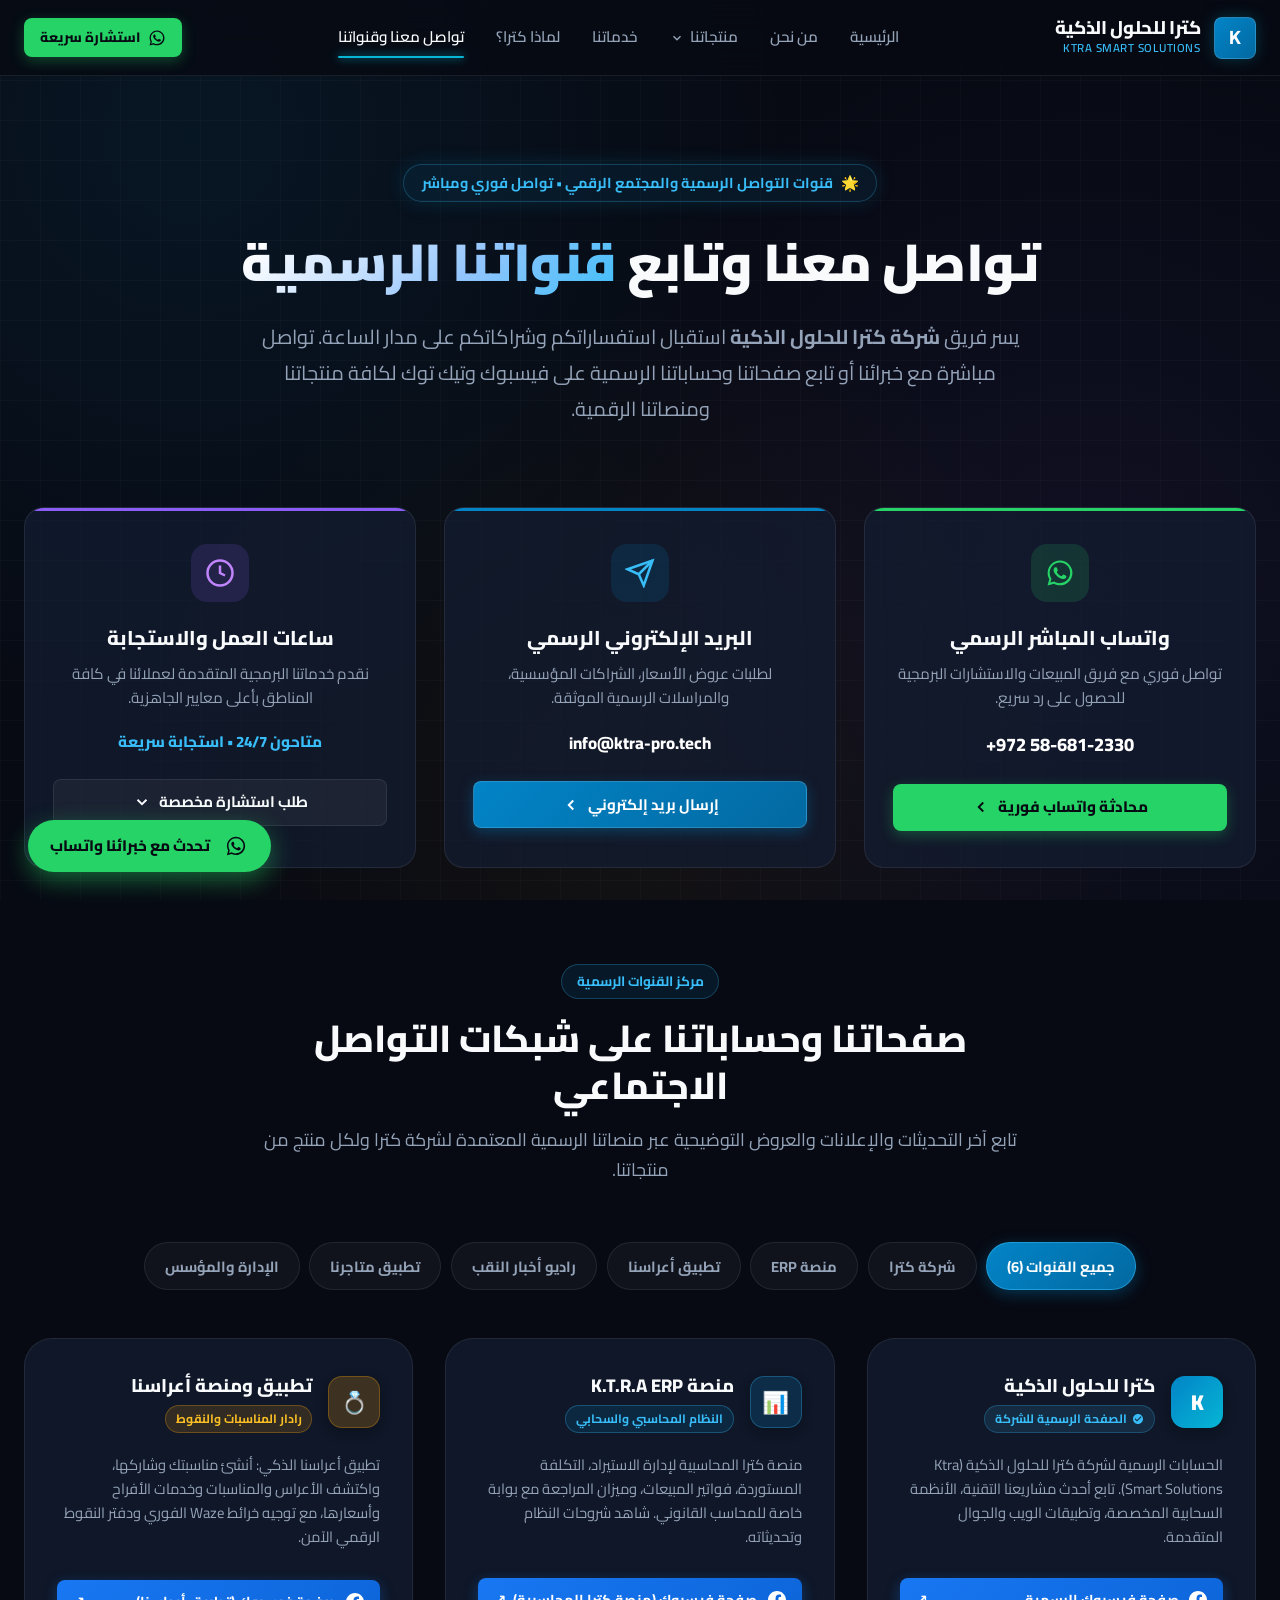
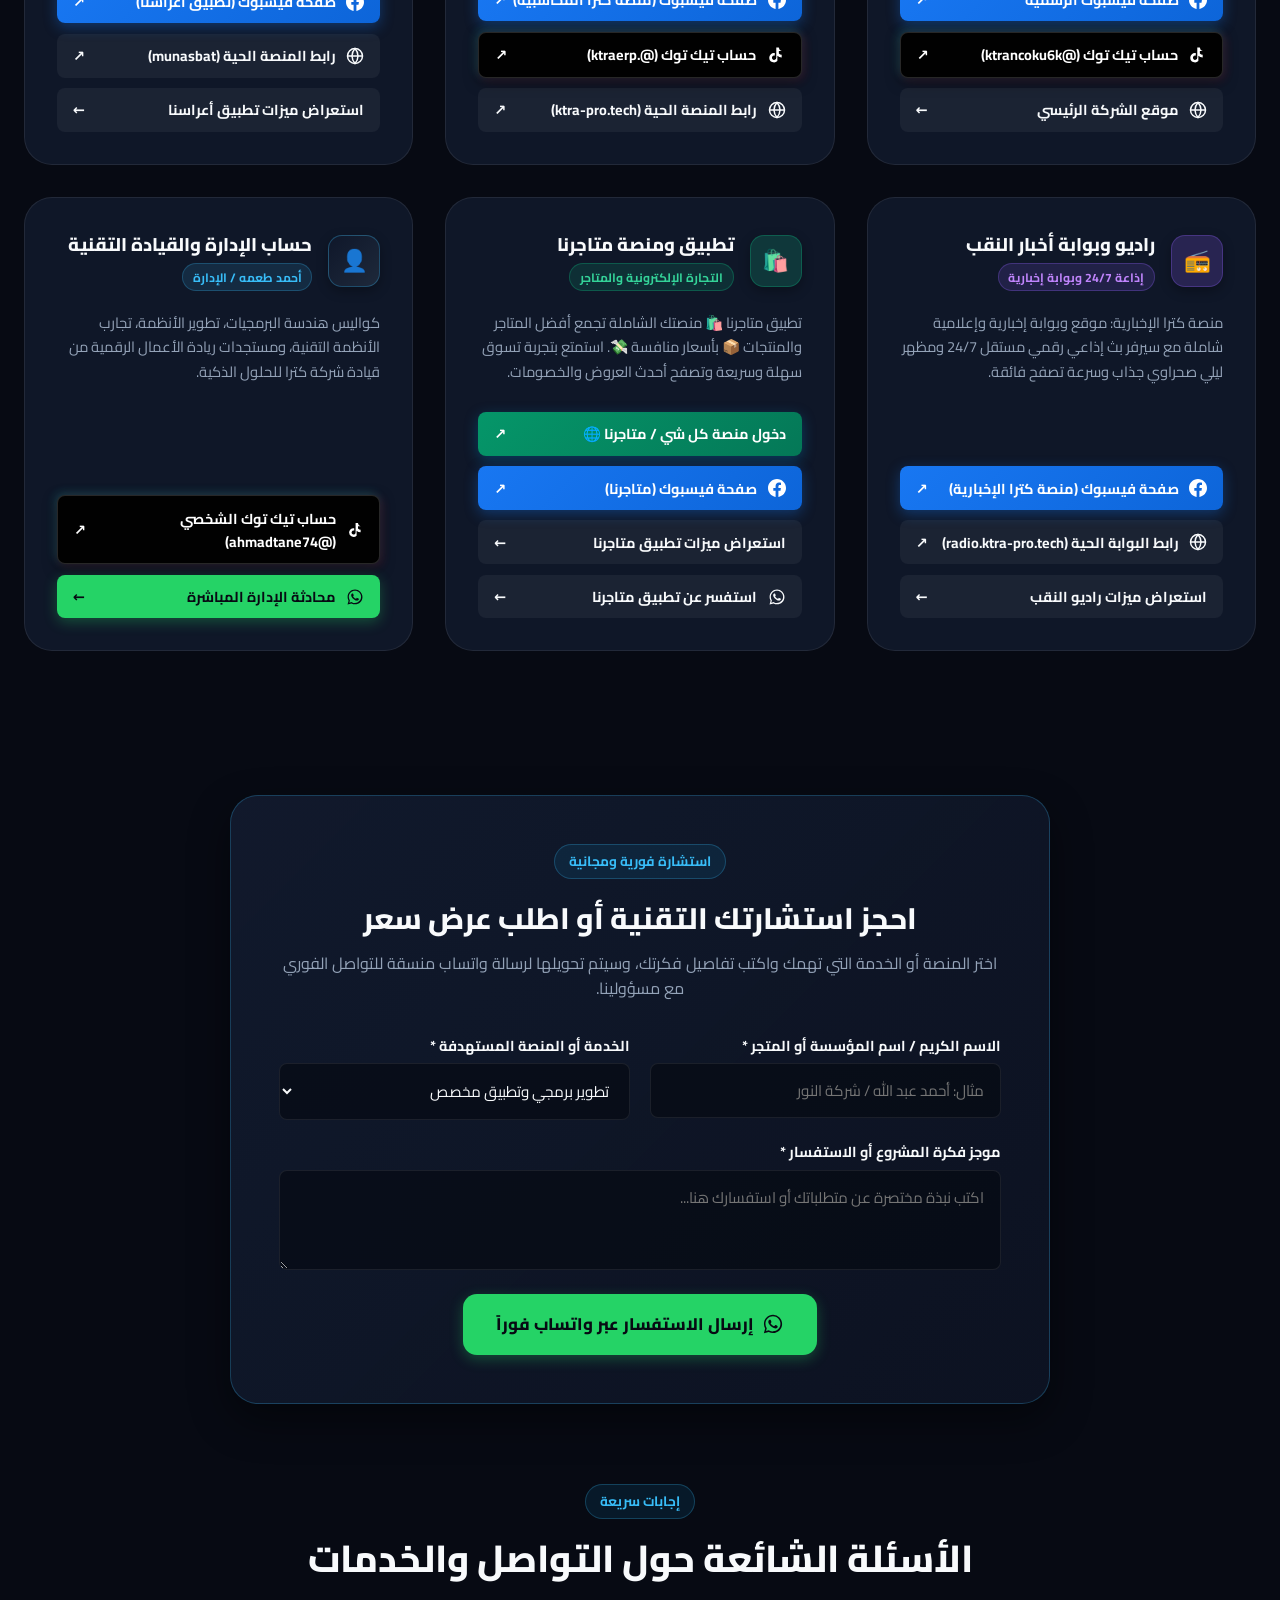
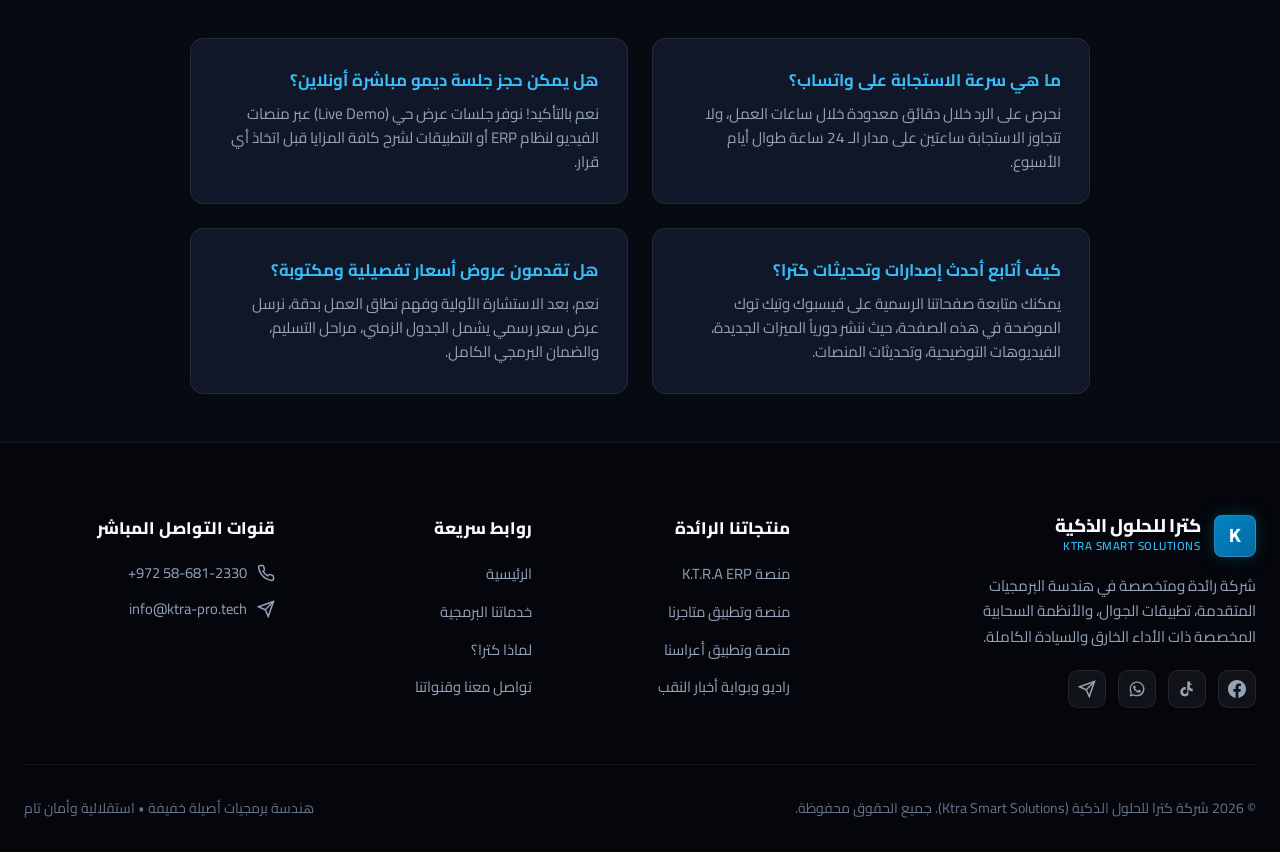
<file: contact.html>
<!DOCTYPE html>
<html lang="ar" dir="rtl">
<head>
  <meta charset="UTF-8">
  <meta name="viewport" content="width=device-width, initial-scale=1.0">
  <title>تواصل معنا وقنواتنا الرسمية | شركة كترا للحلول الذكية (Ktra Smart Solutions)</title>
  <meta name="description" content="تواصل مباشرة مع شركة كترا للحلول الذكية وتابع قنواتنا وصفحاتنا الرسمية على فيسبوك وتيك توك لكافة منتجاتنا: منصة ERP، تطبيق أعراسنا، راديو النقب، وتطبيق متاجرنا.">
  <meta name="robots" content="index, follow">
  <link rel="canonical" href="https://home.ktra-pro.tech/contact.html">
  <meta name="keywords" content="تواصل مع كترا, صفحات كترا فيسبوك, تيك توك كترا, حسابات كترا, دعم فني كترا, استشارة برمجية, رقم واتساب كترا">
  
  <!-- Open Graph & Social -->
  <meta property="og:title" content="تواصل معنا وقنواتنا الرسمية | شركة كترا للحلول الذكية">
  <meta property="og:description" content="تواصل معنا عبر واتساب والبريد، وتابع صفحاتنا وحساباتنا الرسمية على فيسبوك وتيك توك.">
  <meta property="og:type" content="website">
  <meta property="og:url" content="https://home.ktra-pro.tech/contact.html">
  <meta property="og:image" content="https://ktra-pro.tech/android-chrome-512x512.png">

  <!-- Styles -->
  <link rel="stylesheet" href="css/main.css?v=2.2.1">
  
  <!-- Favicon / Branding -->
  <link rel="icon" type="image/svg+xml" href="data:image/svg+xml,<svg xmlns='http://www.w3.org/2000/svg' viewBox='0 0 100 100'><rect width='100' height='100' rx='22' fill='%230284c7'/><text x='50%' y='55%' text-anchor='middle' dominant-baseline='middle' font-family='sans-serif' font-weight='900' font-size='42' fill='white'>K</text></svg>">
  
  <script type="application/ld+json">
  {
    "@context": "https://schema.org",
    "@type": "ContactPage",
    "name": "تواصل معنا وقنواتنا الرسمية — كترا للحلول الذكية",
    "url": "https://home.ktra-pro.tech/contact.html",
    "description": "صفحة التواصل والقنوات الرسمية لشركة كترا للحلول الذكية ومنتجاتها على فيسبوك وتيك توك وواتساب.",
    "publisher": {
      "@type": "Organization",
      "name": "كترا للحلول الذكية / Ktra Smart Solutions",
      "url": "https://home.ktra-pro.tech/",
      "telephone": "+972586812330",
      "email": "info@ktra-pro.tech",
      "sameAs": [
        "https://www.facebook.com/share/1FGMFudUgE/",
        "https://www.facebook.com/share/18bPrzviGf/",
        "https://www.tiktok.com/@ktrancoku6k",
        "https://www.tiktok.com/@.ktraerp",
        "https://www.tiktok.com/@ahmadtane74",
        "https://ktra-pro.tech/",
        "https://kolshee.ktra-pro.tech/",
        "https://munasbat.ktra-pro.tech/",
        "https://radio.ktra-pro.tech/"
      ]
    }
  }
  </script>
</head>
<body>

  <div class="bg-grid-pattern"></div>

  <!-- ==================== Header & Navigation ==================== -->
  <header class="site-header">
    <div class="container">
      <div class="nav-wrapper">
        <a href="index.html" class="brand-logo" aria-label="كترا للحلول الذكية">
          <div class="logo-badge">K</div>
          <div class="logo-text">
            <span class="logo-title">كترا للحلول الذكية</span>
            <span class="logo-subtitle">KTRA SMART SOLUTIONS</span>
          </div>
        </a>

        <!-- Desktop & Mobile Navigation Links -->
        <ul class="nav-menu">
          <li><a href="index.html" class="nav-link">الرئيسية</a></li>
          <li><a href="index.html#about" class="nav-link">من نحن</a></li>
          <li class="has-dropdown">
            <a href="index.html#products" class="nav-link">
              منتجاتنا
              <svg width="14" height="14" viewBox="0 0 24 24" fill="none" stroke="currentColor" stroke-width="2.5"><path d="m6 9 6 6 6-6"/></svg>
            </a>
            <div class="dropdown-menu">
              <a href="products/erp.html" class="dropdown-item">
                <div class="dropdown-icon" style="background: rgba(2, 132, 199, 0.2); color: #38bdf8;">📊</div>
                <div class="dropdown-item-info">
                  <h4>منصة K.T.R.A ERP</h4>
                  <p>إدارة الاستيراد، المخزون، والمحاسبة</p>
                </div>
              </a>
              <a href="products/matajirna.html" class="dropdown-item">
                <div class="dropdown-icon" style="background: rgba(16, 185, 129, 0.2); color: #34d399;">🛍️</div>
                <div class="dropdown-item-info">
                  <h4>منصة وتطبيق متاجرنا</h4>
                  <p>سوق محلي متكامل لكل ما تطلب</p>
                </div>
              </a>
              <a href="products/aarasna.html" class="dropdown-item">
                <div class="dropdown-icon" style="background: rgba(245, 158, 11, 0.2); color: #fbbf24;">💍</div>
                <div class="dropdown-item-info">
                  <h4>منصة وتطبيق أعراسنا</h4>
                  <p>رادار المناسبات، ودفتر النقوط الرقمي</p>
                </div>
              </a>
              <a href="products/radio-news.html" class="dropdown-item">
                <div class="dropdown-icon" style="background: rgba(139, 92, 246, 0.2); color: #c084fc;">📻</div>
                <div class="dropdown-item-info">
                  <h4>راديو وبوابة أخبار النقب</h4>
                  <p>إذاعة 24/7 وبث إخباري فوري</p>
                </div>
              </a>
            </div>
          </li>
          <li><a href="index.html#services" class="nav-link">خدماتنا</a></li>
          <li><a href="index.html#why-ktra" class="nav-link">لماذا كترا؟</a></li>
          <li><a href="contact.html" class="nav-link active">تواصل معنا وقنواتنا</a></li>
        </ul>

        <!-- Action Buttons -->
        <div class="nav-actions">
          <a href="https://wa.me/972586812330?text=%D9%85%D8%B1%D8%AD%D8%A8%D8%A7%D9%8B%20%D8%B4%D8%B1%D9%83%D8%A9%20%D9%83%D8%AA%D8%B1%D8%A7%20%D9%84%D9%84%D8%AD%D9%84%D9%88%D9%84%20%D8%A7%D9%84%D8%B0%D9%83%D9%8A%D8%A9%D8%8C%20%D8%A3%D9%88%D8%AF%20%D8%A7%D9%84%D8%A7%D8%B3%D8%AA%D9%81%D8%B3%D8%A7%D8%B1%20%D8%B9%D9%86%20%D8%AE%D8%AF%D9%85%D8%A7%D8%AA%D9%83%D9%85" target="_blank" rel="noopener noreferrer" class="btn btn-whatsapp btn-sm">
            <svg width="18" height="18" viewBox="0 0 24 24" fill="currentColor"><path d="M12.04 2c-5.46 0-9.91 4.45-9.91 9.91 0 1.75.46 3.45 1.32 4.95L2.05 22l5.25-1.38c1.45.79 3.08 1.21 4.74 1.21 5.46 0 9.91-4.45 9.91-9.91 0-2.65-1.03-5.14-2.9-7.01A9.816 9.816 0 0 0 12.04 2zm0 18.12c-1.49 0-2.95-.4-4.23-1.16l-.3-.18-3.14.82.84-3.06-.2-.31a8.106 8.106 0 0 1-1.25-4.42c0-4.51 3.67-8.18 8.18-8.18 2.19 0 4.24.85 5.79 2.4 1.54 1.55 2.4 3.61 2.4 5.79 0 4.51-3.67 8.18-8.18 8.18zm4.49-6.13c-.25-.12-1.47-.72-1.7-.81-.23-.08-.39-.12-.56.12-.17.25-.65.81-.8 1-.15.19-.3.21-.55.08-.25-.12-1.05-.39-2-1.24-.74-.66-1.24-1.47-1.39-1.72-.15-.25-.02-.38.11-.51.11-.11.25-.29.37-.44.12-.15.17-.25.25-.42.08-.17.04-.31-.02-.44-.06-.12-.56-1.34-.76-1.84-.2-.48-.41-.42-.56-.43h-.48c-.17 0-.44.06-.67.31-.23.25-.88.86-.88 2.1 0 1.24.9 2.44 1.03 2.61.12.17 1.78 2.72 4.31 3.81.6.26 1.07.41 1.44.53.61.19 1.16.17 1.6.1.49-.07 1.47-.6 1.68-1.18.21-.58.21-1.07.15-1.18-.07-.12-.23-.19-.48-.31z"/></svg>
            <span>استشارة سريعة</span>
          </a>
        </div>

        <!-- Mobile Menu Toggle Button -->
        <button class="mobile-toggle" aria-label="فتح القائمة">
          <svg width="24" height="24" viewBox="0 0 24 24" fill="none" stroke="currentColor" stroke-width="2"><line x1="3" y1="12" x2="21" y2="12"></line><line x1="3" y1="6" x2="21" y2="6"></line><line x1="3" y1="18" x2="21" y2="18"></line></svg>
        </button>
      </div>
    </div>
  </header>

  <!-- ==================== Hero Section ==================== -->
  <section class="hero-section" style="padding-bottom: 2.5rem;">
    <div class="container">
      <div class="hero-content">
        <div class="hero-badge">
          <span>🌟</span>
          <span>قنوات التواصل الرسمية والمجتمع الرقمي • تواصل فوري ومباشر</span>
        </div>
        <h1 class="hero-title">
          تواصل معنا وتابع <span class="text-gradient">قنواتنا الرسمية</span>
        </h1>
        <p class="hero-desc">
          يسر فريق <strong>شركة كترا للحلول الذكية</strong> استقبال استفساراتكم وشراكاتكم على مدار الساعة. تواصل مباشرة مع خبرائنا أو تابع صفحاتنا وحساباتنا الرسمية على فيسبوك وتيك توك لكافة منتجاتنا ومنصاتنا الرقمية.
        </p>
      </div>
    </div>
  </section>

  <!-- ==================== Direct Contact Cards ==================== -->
  <section class="container">
    <div class="contact-grid-3">
      <!-- WhatsApp Direct -->
      <div class="contact-card card-whatsapp">
        <div class="contact-card-icon" style="background: rgba(37, 211, 102, 0.15); color: #25d366;">
          <svg width="30" height="30" viewBox="0 0 24 24" fill="currentColor"><path d="M12.04 2c-5.46 0-9.91 4.45-9.91 9.91 0 1.75.46 3.45 1.32 4.95L2.05 22l5.25-1.38c1.45.79 3.08 1.21 4.74 1.21 5.46 0 9.91-4.45 9.91-9.91 0-2.65-1.03-5.14-2.9-7.01A9.816 9.816 0 0 0 12.04 2zm0 18.12c-1.49 0-2.95-.4-4.23-1.16l-.3-.18-3.14.82.84-3.06-.2-.31a8.106 8.106 0 0 1-1.25-4.42c0-4.51 3.67-8.18 8.18-8.18 2.19 0 4.24.85 5.79 2.4 1.54 1.55 2.4 3.61 2.4 5.79 0 4.51-3.67 8.18-8.18 8.18zm4.49-6.13c-.25-.12-1.47-.72-1.7-.81-.23-.08-.39-.12-.56.12-.17.25-.65.81-.8 1-.15.19-.3.21-.55.08-.25-.12-1.05-.39-2-1.24-.74-.66-1.24-1.47-1.39-1.72-.15-.25-.02-.38.11-.51.11-.11.25-.29.37-.44.12-.15.17-.25.25-.42.08-.17.04-.31-.02-.44-.06-.12-.56-1.34-.76-1.84-.2-.48-.41-.42-.56-.43h-.48c-.17 0-.44.06-.67.31-.23.25-.88.86-.88 2.1 0 1.24.9 2.44 1.03 2.61.12.17 1.78 2.72 4.31 3.81.6.26 1.07.41 1.44.53.61.19 1.16.17 1.6.1.49-.07 1.47-.6 1.68-1.18.21-.58.21-1.07.15-1.18-.07-.12-.23-.19-.48-.31z"/></svg>
        </div>
        <h3 class="contact-card-title">واتساب المباشر الرسمي</h3>
        <p class="contact-card-meta">تواصل فوري مع فريق المبيعات والاستشارات البرمجية للحصول على رد سريع.</p>
        <div class="contact-card-value">+972 58-681-2330</div>
        <a href="https://wa.me/972586812330?text=%D9%85%D8%B1%D8%AD%D8%A8%D8%A7%D9%8B%20%D8%B4%D8%B1%D9%83%D8%A9%20%D9%83%D8%AA%D8%B1%D8%A7%20%D9%84%D9%84%D8%AD%D9%84%D9%88%D9%84%20%D8%A7%D9%84%D8%B0%D9%83%D9%8A%D8%A9%D8%8C%20%D8%A3%D8%B1%D8%BA%D8%A8%20%D9%81%D9%8A%20%D8%A7%D9%84%D8%AA%D9%88%D8%A7%D8%B5%D9%84%20%D9%85%D8%B9%D9%83%D9%85" target="_blank" rel="noopener noreferrer" class="btn btn-whatsapp" style="width: 100%;">
          <span>محادثة واتساب فورية</span>
          <svg width="18" height="18" viewBox="0 0 24 24" fill="none" stroke="currentColor" stroke-width="2.5"><path d="m15 18-6-6 6-6"/></svg>
        </a>
      </div>

      <!-- Official Email -->
      <div class="contact-card card-email">
        <div class="contact-card-icon" style="background: rgba(2, 132, 199, 0.15); color: #38bdf8;">
          <svg width="30" height="30" viewBox="0 0 24 24" fill="none" stroke="currentColor" stroke-width="2"><path d="m22 2-7 20-4-9-9-4Z"/><path d="M22 2 11 13"/></svg>
        </div>
        <h3 class="contact-card-title">البريد الإلكتروني الرسمي</h3>
        <p class="contact-card-meta">لطلبات عروض الأسعار، الشراكات المؤسسية، والمراسلات الرسمية الموثقة.</p>
        <div class="contact-card-value" style="font-size: 1.05rem;">info@ktra-pro.tech</div>
        <a href="mailto:info@ktra-pro.tech" class="btn btn-primary" style="width: 100%;">
          <span>إرسال بريد إلكتروني</span>
          <svg width="18" height="18" viewBox="0 0 24 24" fill="none" stroke="currentColor" stroke-width="2.5"><path d="m15 18-6-6 6-6"/></svg>
        </a>
      </div>

      <!-- Service & Support -->
      <div class="contact-card card-hq">
        <div class="contact-card-icon" style="background: rgba(139, 92, 246, 0.15); color: #c084fc;">
          <svg width="30" height="30" viewBox="0 0 24 24" fill="none" stroke="currentColor" stroke-width="2"><circle cx="12" cy="12" r="10"></circle><polyline points="12 6 12 12 16 14"></polyline></svg>
        </div>
        <h3 class="contact-card-title">ساعات العمل والاستجابة</h3>
        <p class="contact-card-meta">نقدم خدماتنا البرمجية المتقدمة لعملائنا في كافة المناطق بأعلى معايير الجاهزية.</p>
        <div class="contact-card-value" style="font-size: 0.95rem; direction: rtl; color: var(--ktra-blue-light);">متاحون 24/7 • استجابة سريعة</div>
        <a href="#quick-inquiry" class="btn btn-secondary" style="width: 100%;">
          <span>طلب استشارة مخصصة</span>
          <svg width="18" height="18" viewBox="0 0 24 24" fill="none" stroke="currentColor" stroke-width="2.5"><path d="m6 9 6 6 6-6"/></svg>
        </a>
      </div>
    </div>
  </section>

  <!-- ==================== Official Social Media Hub ==================== -->
  <section class="social-hub-container" id="social-hub">
    <div class="container">
      <div class="section-header">
        <span class="section-tag">مركز القنوات الرسمية</span>
        <h2 class="section-title">صفحاتنا وحساباتنا على شبكات التواصل الاجتماعي</h2>
        <p class="section-desc">
          تابع آخر التحديثات والإعلانات والعروض التوضيحية عبر منصاتنا الرسمية المعتمدة لشركة كترا ولكل منتج من منتجاتنا.
        </p>
      </div>

      <!-- Filter Tabs -->
      <div class="social-filter-bar">
        <button class="social-tab-btn active" data-filter="all">جميع القنوات (6)</button>
        <button class="social-tab-btn" data-filter="ktra">شركة كترا</button>
        <button class="social-tab-btn" data-filter="erp">منصة ERP</button>
        <button class="social-tab-btn" data-filter="aarasna">تطبيق أعراسنا</button>
        <button class="social-tab-btn" data-filter="radio">راديو أخبار النقب</button>
        <button class="social-tab-btn" data-filter="matajirna">تطبيق متاجرنا</button>
        <button class="social-tab-btn" data-filter="admin">الإدارة والمؤسس</button>
      </div>

      <!-- Social Cards Grid -->
      <div class="social-cards-grid">
        
        <!-- 1. Ktra Smart Solutions (Main Company) -->
        <div class="social-card" data-brand="ktra">
          <div>
            <div class="social-card-top">
              <div class="social-avatar" style="background: linear-gradient(135deg, #0284c7, #06b6d4); color: #fff;">
                K
              </div>
              <div class="social-header-info">
                <h3>كترا للحلول الذكية</h3>
                <span class="social-badge-tag">
                  <svg width="12" height="12" viewBox="0 0 24 24" fill="currentColor"><path d="M12 2C6.48 2 2 6.48 2 12s4.48 10 10 10 10-4.48 10-10S17.52 2 12 2zm-2 15-5-5 1.41-1.41L10 14.17l7.59-7.59L19 8l-9 9z"/></svg>
                  الصفحة الرسمية للشركة
                </span>
              </div>
            </div>
            <p class="social-card-desc">
              الحسابات الرسمية لشركة كترا للحلول الذكية (Ktra Smart Solutions). تابع أحدث مشاريعنا التقنية، الأنظمة السحابية المخصصة، وتطبيقات الويب والجوال المتقدمة.
            </p>
          </div>
          <div class="social-card-actions">
            <a href="https://www.facebook.com/share/1FGMFudUgE/" target="_blank" rel="noopener noreferrer" class="social-action-btn btn-facebook">
              <span class="btn-label">
                <svg width="18" height="18" viewBox="0 0 24 24" fill="currentColor"><path d="M24 12.073c0-6.627-5.373-12-12-12s-12 5.373-12 12c0 5.99 4.388 10.954 10.125 11.854v-8.385H7.078v-3.47h3.047V9.43c0-3.007 1.792-4.669 4.533-4.669 1.312 0 2.686.235 2.686.235v2.953H15.83c-1.491 0-1.956.925-1.956 1.874v2.25h3.328l-.532 3.47h-2.796v8.385C19.612 23.027 24 18.062 24 12.073z"/></svg>
                <span>صفحة فيسبوك الرسمية</span>
              </span>
              <span>↗</span>
            </a>
            <a href="https://www.tiktok.com/@ktrancoku6k" target="_blank" rel="noopener noreferrer" class="social-action-btn btn-tiktok">
              <span class="btn-label">
                <svg width="18" height="18" viewBox="0 0 24 24" fill="currentColor"><path d="M19.59 6.69a4.83 4.83 0 0 1-3.77-4.25V2h-3.45v13.67a2.89 2.89 0 0 1-5.2 1.74 2.89 2.89 0 0 1 2.31-4.64c.298-.002.595.042.88.13V9.4a6.33 6.33 0 0 0-1-.08A6.34 6.34 0 0 0 3 15.66a6.34 6.34 0 0 0 10.82 4.46V12.9a8.28 8.28 0 0 0 5.77 2.31V11.75a4.85 4.85 0 0 1-3.77-1.81V6.69z"/></svg>
                <span>حساب تيك توك (@ktrancoku6k)</span>
              </span>
              <span>↗</span>
            </a>
            <a href="index.html" class="social-action-btn btn-secondary">
              <span class="btn-label">
                <svg width="18" height="18" viewBox="0 0 24 24" fill="none" stroke="currentColor" stroke-width="2"><circle cx="12" cy="12" r="10"></circle><line x1="2" y1="12" x2="22" y2="12"></line><path d="M12 2a15.3 15.3 0 0 1 4 10 15.3 15.3 0 0 1-4 10 15.3 15.3 0 0 1-4-10 15.3 15.3 0 0 1 4-10z"></path></svg>
                <span>موقع الشركة الرئيسي</span>
              </span>
              <span>←</span>
            </a>
          </div>
        </div>

        <!-- 2. K.T.R.A ERP Platform -->
        <div class="social-card" data-brand="erp">
          <div>
            <div class="social-card-top">
              <div class="social-avatar" style="background: rgba(2, 132, 199, 0.2); color: #38bdf8; border: 1px solid rgba(56, 189, 248, 0.3);">
                📊
              </div>
              <div class="social-header-info">
                <h3>منصة K.T.R.A ERP</h3>
                <span class="social-badge-tag" style="background: rgba(2, 132, 199, 0.15); color: #38bdf8; border-color: rgba(56, 189, 248, 0.3);">
                  النظام المحاسبي والسحابي
                </span>
              </div>
            </div>
            <p class="social-card-desc">
              منصة كترا المحاسبية لإدارة الاستيراد، التكلفة المستوردة، فواتير المبيعات، وميزان المراجعة مع بوابة خاصة للمحاسب القانوني. شاهد شروحات النظام وتحديثاته.
            </p>
          </div>
          <div class="social-card-actions">
            <a href="https://www.facebook.com/share/1Bfkw3twPq/" target="_blank" rel="noopener noreferrer" class="social-action-btn btn-facebook">
              <span class="btn-label">
                <svg width="18" height="18" viewBox="0 0 24 24" fill="currentColor"><path d="M24 12.073c0-6.627-5.373-12-12-12s-12 5.373-12 12c0 5.99 4.388 10.954 10.125 11.854v-8.385H7.078v-3.47h3.047V9.43c0-3.007 1.792-4.669 4.533-4.669 1.312 0 2.686.235 2.686.235v2.953H15.83c-1.491 0-1.956.925-1.956 1.874v2.25h3.328l-.532 3.47h-2.796v8.385C19.612 23.027 24 18.062 24 12.073z"/></svg>
                <span>صفحة فيسبوك (منصة كترا المحاسبية)</span>
              </span>
              <span>↗</span>
            </a>
            <a href="https://www.tiktok.com/@.ktraerp" target="_blank" rel="noopener noreferrer" class="social-action-btn btn-tiktok">
              <span class="btn-label">
                <svg width="18" height="18" viewBox="0 0 24 24" fill="currentColor"><path d="M19.59 6.69a4.83 4.83 0 0 1-3.77-4.25V2h-3.45v13.67a2.89 2.89 0 0 1-5.2 1.74 2.89 2.89 0 0 1 2.31-4.64c.298-.002.595.042.88.13V9.4a6.33 6.33 0 0 0-1-.08A6.34 6.34 0 0 0 3 15.66a6.34 6.34 0 0 0 10.82 4.46V12.9a8.28 8.28 0 0 0 5.77 2.31V11.75a4.85 4.85 0 0 1-3.77-1.81V6.69z"/></svg>
                <span>حساب تيك توك (@.ktraerp)</span>
              </span>
              <span>↗</span>
            </a>
            <a href="https://ktra-pro.tech/" target="_blank" rel="noopener noreferrer" class="social-action-btn btn-secondary">
              <span class="btn-label">
                <svg width="18" height="18" viewBox="0 0 24 24" fill="none" stroke="currentColor" stroke-width="2"><circle cx="12" cy="12" r="10"></circle><line x1="2" y1="12" x2="22" y2="12"></line><path d="M12 2a15.3 15.3 0 0 1 4 10 15.3 15.3 0 0 1-4 10 15.3 15.3 0 0 1-4-10 15.3 15.3 0 0 1 4-10z"></path></svg>
                <span>رابط المنصة الحية (ktra-pro.tech)</span>
              </span>
              <span>↗</span>
            </a>
          </div>
        </div>

        <!-- 3. Aarasna App & Platform -->
        <div class="social-card" data-brand="aarasna">
          <div>
            <div class="social-card-top">
              <div class="social-avatar" style="background: rgba(245, 158, 11, 0.2); color: #fbbf24; border: 1px solid rgba(245, 158, 11, 0.3);">
                💍
              </div>
              <div class="social-header-info">
                <h3>تطبيق ومنصة أعراسنا</h3>
                <span class="social-badge-tag" style="background: rgba(245, 158, 11, 0.15); color: #fbbf24; border-color: rgba(245, 158, 11, 0.3);">
                  رادار المناسبات والنقوط
                </span>
              </div>
            </div>
            <p class="social-card-desc">
              تطبيق أعراسنا الذكي: أنشئ مناسبتك وشاركها، واكتشف الأعراس والمناسبات وخدمات الأفراح وأسعارها، مع توجيه خرائط Waze الفوري ودفتر النقوط الرقمي الآمن.
            </p>
          </div>
          <div class="social-card-actions">
            <a href="https://www.facebook.com/share/19w81xpNpD/" target="_blank" rel="noopener noreferrer" class="social-action-btn btn-facebook">
              <span class="btn-label">
                <svg width="18" height="18" viewBox="0 0 24 24" fill="currentColor"><path d="M24 12.073c0-6.627-5.373-12-12-12s-12 5.373-12 12c0 5.99 4.388 10.954 10.125 11.854v-8.385H7.078v-3.47h3.047V9.43c0-3.007 1.792-4.669 4.533-4.669 1.312 0 2.686.235 2.686.235v2.953H15.83c-1.491 0-1.956.925-1.956 1.874v2.25h3.328l-.532 3.47h-2.796v8.385C19.612 23.027 24 18.062 24 12.073z"/></svg>
                <span>صفحة فيسبوك (تطبيق أعراسنا)</span>
              </span>
              <span>↗</span>
            </a>
            <a href="https://munasbat.ktra-pro.tech/" target="_blank" rel="noopener noreferrer" class="social-action-btn btn-secondary">
              <span class="btn-label">
                <svg width="18" height="18" viewBox="0 0 24 24" fill="none" stroke="currentColor" stroke-width="2"><circle cx="12" cy="12" r="10"></circle><line x1="2" y1="12" x2="22" y2="12"></line><path d="M12 2a15.3 15.3 0 0 1 4 10 15.3 15.3 0 0 1-4 10 15.3 15.3 0 0 1-4-10 15.3 15.3 0 0 1 4-10z"></path></svg>
                <span>رابط المنصة الحية (munasbat)</span>
              </span>
              <span>↗</span>
            </a>
            <a href="products/aarasna.html" class="social-action-btn btn-secondary">
              <span class="btn-label">
                <span>استعراض ميزات تطبيق أعراسنا</span>
              </span>
              <span>←</span>
            </a>
          </div>
        </div>

        <!-- 4. Naqab Radio & News Platform -->
        <div class="social-card" data-brand="radio">
          <div>
            <div class="social-card-top">
              <div class="social-avatar" style="background: rgba(139, 92, 246, 0.2); color: #c084fc; border: 1px solid rgba(139, 92, 246, 0.3);">
                📻
              </div>
              <div class="social-header-info">
                <h3>راديو وبوابة أخبار النقب</h3>
                <span class="social-badge-tag" style="background: rgba(139, 92, 246, 0.15); color: #c084fc; border-color: rgba(139, 92, 246, 0.3);">
                  إذاعة 24/7 وبوابة إخبارية
                </span>
              </div>
            </div>
            <p class="social-card-desc">
              منصة كترا الإخبارية: موقع وبوابة إخبارية وإعلامية شاملة مع سيرفر بث إذاعي رقمي مستقل 24/7 ومظهر ليلي صحراوي جذاب وسرعة تصفح فائقة.
            </p>
          </div>
          <div class="social-card-actions">
            <a href="https://www.facebook.com/share/1KXSmtc1eG/" target="_blank" rel="noopener noreferrer" class="social-action-btn btn-facebook">
              <span class="btn-label">
                <svg width="18" height="18" viewBox="0 0 24 24" fill="currentColor"><path d="M24 12.073c0-6.627-5.373-12-12-12s-12 5.373-12 12c0 5.99 4.388 10.954 10.125 11.854v-8.385H7.078v-3.47h3.047V9.43c0-3.007 1.792-4.669 4.533-4.669 1.312 0 2.686.235 2.686.235v2.953H15.83c-1.491 0-1.956.925-1.956 1.874v2.25h3.328l-.532 3.47h-2.796v8.385C19.612 23.027 24 18.062 24 12.073z"/></svg>
                <span>صفحة فيسبوك (منصة كترا الإخبارية)</span>
              </span>
              <span>↗</span>
            </a>
            <a href="https://radio.ktra-pro.tech/" target="_blank" rel="noopener noreferrer" class="social-action-btn btn-secondary">
              <span class="btn-label">
                <svg width="18" height="18" viewBox="0 0 24 24" fill="none" stroke="currentColor" stroke-width="2"><circle cx="12" cy="12" r="10"></circle><line x1="2" y1="12" x2="22" y2="12"></line><path d="M12 2a15.3 15.3 0 0 1 4 10 15.3 15.3 0 0 1-4 10 15.3 15.3 0 0 1-4-10 15.3 15.3 0 0 1 4-10z"></path></svg>
                <span>رابط البوابة الحية (radio.ktra-pro.tech)</span>
              </span>
              <span>↗</span>
            </a>
            <a href="products/radio-news.html" class="social-action-btn btn-secondary">
              <span class="btn-label">
                <span>استعراض ميزات راديو النقب</span>
              </span>
              <span>←</span>
            </a>
          </div>
        </div>

        <!-- 5. Matajirna App & eCommerce -->
        <div class="social-card" data-brand="matajirna">
          <div>
            <div class="social-card-top">
              <div class="social-avatar" style="background: rgba(16, 185, 129, 0.2); color: #34d399; border: 1px solid rgba(16, 185, 129, 0.3);">
                🛍️
              </div>
              <div class="social-header-info">
                <h3>تطبيق ومنصة متاجرنا</h3>
                <span class="social-badge-tag" style="background: rgba(16, 185, 129, 0.15); color: #34d399; border-color: rgba(16, 185, 129, 0.3);">
                  التجارة الإلكترونية والمتاجر
                </span>
              </div>
            </div>
            <p class="social-card-desc">
              تطبيق متاجرنا 🛍️ منصتك الشاملة تجمع أفضل المتاجر والمنتجات 📦 بأسعار منافسة 💸. استمتع بتجربة تسوق سهلة وسريعة وتصفح أحدث العروض والخصومات.
            </p>
          </div>
          <div class="social-card-actions">
            <a href="https://kolshee.ktra-pro.tech/" target="_blank" rel="noopener noreferrer" class="social-action-btn btn-primary" style="background: linear-gradient(135deg, #059669, #047857);">
              <span class="btn-label">
                <span>دخول منصة كل شي / متاجرنا 🌐</span>
              </span>
              <span>↗</span>
            </a>
            <a href="https://www.facebook.com/share/18bPrzviGf/" target="_blank" rel="noopener noreferrer" class="social-action-btn btn-facebook">
              <span class="btn-label">
                <svg width="18" height="18" viewBox="0 0 24 24" fill="currentColor"><path d="M24 12.073c0-6.627-5.373-12-12-12s-12 5.373-12 12c0 5.99 4.388 10.954 10.125 11.854v-8.385H7.078v-3.47h3.047V9.43c0-3.007 1.792-4.669 4.533-4.669 1.312 0 2.686.235 2.686.235v2.953H15.83c-1.491 0-1.956.925-1.956 1.874v2.25h3.328l-.532 3.47h-2.796v8.385C19.612 23.027 24 18.062 24 12.073z"/></svg>
                <span>صفحة فيسبوك (متاجرنا)</span>
              </span>
              <span>↗</span>
            </a>
            <a href="products/matajirna.html" class="social-action-btn btn-secondary">
              <span class="btn-label">
                <span>استعراض ميزات تطبيق متاجرنا</span>
              </span>
              <span>←</span>
            </a>
            <a href="https://wa.me/972586812330?text=%D9%85%D8%B1%D8%AD%D8%A8%D8%A7%D9%8B%20%D8%B4%D8%B1%D9%83%D8%A9%20%D9%83%D8%AA%D8%B1%D8%A7%D8%8C%20%D8%A3%D8%B1%D8%BA%D8%A8%20%D9%81%D9%8A%20%D9%85%D8%B9%D8%B1%D9%81%D8%A9%20%D9%85%D8%B2%D9%8A%D8%AF%20%D8%B9%D9%86%20%D9%85%D9%86%D8%B5%D8%A9%20%D9%88%D8%AA%D8%B7%D8%A8%D9%8A%D9%82%20%D9%85%D8%AA%D8%A7%D8%AC%D8%B1%D9%86%D8%A7" target="_blank" rel="noopener noreferrer" class="social-action-btn btn-secondary">
              <span class="btn-label">
                <svg width="18" height="18" viewBox="0 0 24 24" fill="currentColor"><path d="M12.04 2c-5.46 0-9.91 4.45-9.91 9.91 0 1.75.46 3.45 1.32 4.95L2.05 22l5.25-1.38c1.45.79 3.08 1.21 4.74 1.21 5.46 0 9.91-4.45 9.91-9.91 0-2.65-1.03-5.14-2.9-7.01A9.816 9.816 0 0 0 12.04 2zm0 18.12c-1.49 0-2.95-.4-4.23-1.16l-.3-.18-3.14.82.84-3.06-.2-.31a8.106 8.106 0 0 1-1.25-4.42c0-4.51 3.67-8.18 8.18-8.18 2.19 0 4.24.85 5.79 2.4 1.54 1.55 2.4 3.61 2.4 5.79 0 4.51-3.67 8.18-8.18 8.18zm4.49-6.13c-.25-.12-1.47-.72-1.7-.81-.23-.08-.39-.12-.56.12-.17.25-.65.81-.8 1-.15.19-.3.21-.55.08-.25-.12-1.05-.39-2-1.24-.74-.66-1.24-1.47-1.39-1.72-.15-.25-.02-.38.11-.51.11-.11.25-.29.37-.44.12-.15.17-.25.25-.42.08-.17.04-.31-.02-.44-.06-.12-.56-1.34-.76-1.84-.2-.48-.41-.42-.56-.43h-.48c-.17 0-.44.06-.67.31-.23.25-.88.86-.88 2.1 0 1.24.9 2.44 1.03 2.61.12.17 1.78 2.72 4.31 3.81.6.26 1.07.41 1.44.53.61.19 1.16.17 1.6.1.49-.07 1.47-.6 1.68-1.18.21-.58.21-1.07.15-1.18-.07-.12-.23-.19-.48-.31z"/></svg>
                <span>استفسر عن تطبيق متاجرنا</span>
              </span>
              <span>←</span>
            </a>
          </div>
        </div>

        <!-- 6. Management & Leadership -->
        <div class="social-card" data-brand="admin">
          <div>
            <div class="social-card-top">
              <div class="social-avatar" style="background: linear-gradient(135deg, #0f172a, #1e293b); color: #38bdf8; border: 1px solid rgba(56, 189, 248, 0.3);">
                👤
              </div>
              <div class="social-header-info">
                <h3>حساب الإدارة والقيادة التقنية</h3>
                <span class="social-badge-tag" style="background: rgba(56, 189, 248, 0.12); color: #38bdf8; border-color: rgba(56, 189, 248, 0.25);">
                  أحمد طعمه / الإدارة
                </span>
              </div>
            </div>
            <p class="social-card-desc">
              كواليس هندسة البرمجيات، تطوير الأنظمة، تجارب الأنظمة التقنية، ومستجدات ريادة الأعمال الرقمية من قيادة شركة كترا للحلول الذكية.
            </p>
          </div>
          <div class="social-card-actions">
            <a href="https://www.tiktok.com/@ahmadtane74" target="_blank" rel="noopener noreferrer" class="social-action-btn btn-tiktok">
              <span class="btn-label">
                <svg width="18" height="18" viewBox="0 0 24 24" fill="currentColor"><path d="M19.59 6.69a4.83 4.83 0 0 1-3.77-4.25V2h-3.45v13.67a2.89 2.89 0 0 1-5.2 1.74 2.89 2.89 0 0 1 2.31-4.64c.298-.002.595.042.88.13V9.4a6.33 6.33 0 0 0-1-.08A6.34 6.34 0 0 0 3 15.66a6.34 6.34 0 0 0 10.82 4.46V12.9a8.28 8.28 0 0 0 5.77 2.31V11.75a4.85 4.85 0 0 1-3.77-1.81V6.69z"/></svg>
                <span>حساب تيك توك الشخصي (@ahmadtane74)</span>
              </span>
              <span>↗</span>
            </a>
            <a href="https://wa.me/972586812330?text=%D9%85%D8%B1%D8%AD%D8%A8%D8%A7%D9%8B%20%D8%A3%D8%AD%D9%85%D8%AF%20%D8%B7%D8%B9%D9%85%D9%87%D8%8C%20%D8%A3%D8%AA%D9%88%D8%A7%D8%B5%D9%84%20%D9%85%D8%B9%D9%83%D9%85%20%D8%A8%D8%AE%D8%B5%D9%88%D8%B5%20%D9%85%D8%B4%D8%B1%D9%88%D8%B9%20%D8%AA%D9%82%D9%86%D9%8A" target="_blank" rel="noopener noreferrer" class="social-action-btn btn-whatsapp">
              <span class="btn-label">
                <svg width="18" height="18" viewBox="0 0 24 24" fill="currentColor"><path d="M12.04 2c-5.46 0-9.91 4.45-9.91 9.91 0 1.75.46 3.45 1.32 4.95L2.05 22l5.25-1.38c1.45.79 3.08 1.21 4.74 1.21 5.46 0 9.91-4.45 9.91-9.91 0-2.65-1.03-5.14-2.9-7.01A9.816 9.816 0 0 0 12.04 2zm0 18.12c-1.49 0-2.95-.4-4.23-1.16l-.3-.18-3.14.82.84-3.06-.2-.31a8.106 8.106 0 0 1-1.25-4.42c0-4.51 3.67-8.18 8.18-8.18 2.19 0 4.24.85 5.79 2.4 1.54 1.55 2.4 3.61 2.4 5.79 0 4.51-3.67 8.18-8.18 8.18zm4.49-6.13c-.25-.12-1.47-.72-1.7-.81-.23-.08-.39-.12-.56.12-.17.25-.65.81-.8 1-.15.19-.3.21-.55.08-.25-.12-1.05-.39-2-1.24-.74-.66-1.24-1.47-1.39-1.72-.15-.25-.02-.38.11-.51.11-.11.25-.29.37-.44.12-.15.17-.25.25-.42.08-.17.04-.31-.02-.44-.06-.12-.56-1.34-.76-1.84-.2-.48-.41-.42-.56-.43h-.48c-.17 0-.44.06-.67.31-.23.25-.88.86-.88 2.1 0 1.24.9 2.44 1.03 2.61.12.17 1.78 2.72 4.31 3.81.6.26 1.07.41 1.44.53.61.19 1.16.17 1.6.1.49-.07 1.47-.6 1.68-1.18.21-.58.21-1.07.15-1.18-.07-.12-.23-.19-.48-.31z"/></svg>
                <span>محادثة الإدارة المباشرة</span>
              </span>
              <span>←</span>
            </a>
          </div>
        </div>

      </div>
    </div>
  </section>

  <!-- ==================== Quick WhatsApp Consultation Builder ==================== -->
  <section class="container" id="quick-inquiry">
    <div class="inquiry-box">
      <div class="inquiry-box-title">
        <span class="section-tag">استشارة فورية ومجانية</span>
        <h3>احجز استشارتك التقنية أو اطلب عرض سعر</h3>
        <p>اختر المنصة أو الخدمة التي تهمك واكتب تفاصيل فكرتك، وسيتم تحويلها لرسالة واتساب منسقة للتواصل الفوري مع مسؤولينا.</p>
      </div>

      <form id="quick-inquiry-form">
        <div class="inquiry-form-grid">
          <div class="form-field">
            <label for="inquiry-name">الاسم الكريم / اسم المؤسسة أو المتجر *</label>
            <input type="text" id="inquiry-name" class="form-input" placeholder="مثال: أحمد عبد الله / شركة النور" required>
          </div>

          <div class="form-field">
            <label for="inquiry-service">الخدمة أو المنصة المستهدفة *</label>
            <select id="inquiry-service" class="form-select" required>
              <option value="استشارة برمجية عامة وتطوير تطبيق مخصص">تطوير برمجي وتطبيق مخصص</option>
              <option value="طلب تجربة أو اشتراك في منصة K.T.R.A ERP">منصة K.T.R.A ERP المحاسبية</option>
              <option value="استفسار أو شراكة في تطبيق أعراسنا">تطبيق ومنصة أعراسنا</option>
              <option value="استفسار أو رعاية في راديو وبوابة أخبار النقب">راديو وبوابة أخبار النقب</option>
              <option value="استفسار عن تطبيق ومنصة متاجرنا">تطبيق ومنصة متاجرنا</option>
              <option value="طلب شراكة تقنية واستثمارية">شراكة تقنية واستثمارية</option>
            </select>
          </div>

          <div class="form-field full-width">
            <label for="inquiry-message">موجز فكرة المشروع أو الاستفسار *</label>
            <textarea id="inquiry-message" class="form-textarea" placeholder="اكتب نبذة مختصرة عن متطلباتك أو استفسارك هنا..." required></textarea>
          </div>
        </div>

        <div style="text-align: center; margin-top: 1.5rem;">
          <button type="submit" class="btn btn-whatsapp btn-lg" style="min-width: 280px;">
            <svg width="22" height="22" viewBox="0 0 24 24" fill="currentColor"><path d="M12.04 2c-5.46 0-9.91 4.45-9.91 9.91 0 1.75.46 3.45 1.32 4.95L2.05 22l5.25-1.38c1.45.79 3.08 1.21 4.74 1.21 5.46 0 9.91-4.45 9.91-9.91 0-2.65-1.03-5.14-2.9-7.01A9.816 9.816 0 0 0 12.04 2zm0 18.12c-1.49 0-2.95-.4-4.23-1.16l-.3-.18-3.14.82.84-3.06-.2-.31a8.106 8.106 0 0 1-1.25-4.42c0-4.51 3.67-8.18 8.18-8.18 2.19 0 4.24.85 5.79 2.4 1.54 1.55 2.4 3.61 2.4 5.79 0 4.51-3.67 8.18-8.18 8.18zm4.49-6.13c-.25-.12-1.47-.72-1.7-.81-.23-.08-.39-.12-.56.12-.17.25-.65.81-.8 1-.15.19-.3.21-.55.08-.25-.12-1.05-.39-2-1.24-.74-.66-1.24-1.47-1.39-1.72-.15-.25-.02-.38.11-.51.11-.11.25-.29.37-.44.12-.15.17-.25.25-.42.08-.17.04-.31-.02-.44-.06-.12-.56-1.34-.76-1.84-.2-.48-.41-.42-.56-.43h-.48c-.17 0-.44.06-.67.31-.23.25-.88.86-.88 2.1 0 1.24.9 2.44 1.03 2.61.12.17 1.78 2.72 4.31 3.81.6.26 1.07.41 1.44.53.61.19 1.16.17 1.6.1.49-.07 1.47-.6 1.68-1.18.21-.58.21-1.07.15-1.18-.07-.12-.23-.19-.48-.31z"/></svg>
            <span>إرسال الاستفسار عبر واتساب فوراً</span>
          </button>
        </div>
      </form>
    </div>
  </section>

  <!-- ==================== FAQ Section ==================== -->
  <section class="container" style="padding: 5rem 0 3rem 0;">
    <div class="section-header">
      <span class="section-tag">إجابات سريعة</span>
      <h2 class="section-title">الأسئلة الشائعة حول التواصل والخدمات</h2>
    </div>

    <div style="display: grid; grid-template-columns: repeat(auto-fit, minmax(320px, 1fr)); gap: 1.5rem; max-width: 900px; margin: 0 auto;">
      <div style="background: var(--ktra-surface-card); border: 1px solid var(--ktra-glass-border); border-radius: var(--border-radius-md); padding: 1.75rem;">
        <h4 style="color: #38bdf8; font-size: 1.05rem; margin-bottom: 0.5rem; font-weight: 700;">ما هي سرعة الاستجابة على واتساب؟</h4>
        <p style="color: var(--text-muted); font-size: 0.95rem; line-height: 1.6;">نحرص على الرد خلال دقائق معدودة خلال ساعات العمل، ولا تتجاوز الاستجابة ساعتين على مدار الـ 24 ساعة طوال أيام الأسبوع.</p>
      </div>

      <div style="background: var(--ktra-surface-card); border: 1px solid var(--ktra-glass-border); border-radius: var(--border-radius-md); padding: 1.75rem;">
        <h4 style="color: #38bdf8; font-size: 1.05rem; margin-bottom: 0.5rem; font-weight: 700;">هل يمكن حجز جلسة ديمو مباشرة أونلاين؟</h4>
        <p style="color: var(--text-muted); font-size: 0.95rem; line-height: 1.6;">نعم بالتأكيد! نوفر جلسات عرض حي (Live Demo) عبر منصات الفيديو لنظام ERP أو التطبيقات لشرح كافة المزايا قبل اتخاذ أي قرار.</p>
      </div>

      <div style="background: var(--ktra-surface-card); border: 1px solid var(--ktra-glass-border); border-radius: var(--border-radius-md); padding: 1.75rem;">
        <h4 style="color: #38bdf8; font-size: 1.05rem; margin-bottom: 0.5rem; font-weight: 700;">كيف أتابع أحدث إصدارات وتحديثات كترا؟</h4>
        <p style="color: var(--text-muted); font-size: 0.95rem; line-height: 1.6;">يمكنك متابعة صفحاتنا الرسمية على فيسبوك وتيك توك الموضحة في هذه الصفحة، حيث ننشر دورياً الميزات الجديدة، الفيديوهات التوضيحية، وتحديثات المنصات.</p>
      </div>

      <div style="background: var(--ktra-surface-card); border: 1px solid var(--ktra-glass-border); border-radius: var(--border-radius-md); padding: 1.75rem;">
        <h4 style="color: #38bdf8; font-size: 1.05rem; margin-bottom: 0.5rem; font-weight: 700;">هل تقدمون عروض أسعار تفصيلية ومكتوبة؟</h4>
        <p style="color: var(--text-muted); font-size: 0.95rem; line-height: 1.6;">نعم، بعد الاستشارة الأولية وفهم نطاق العمل بدقة، نرسل عرض سعر رسمي يشمل الجدول الزمني، مراحل التسليم، والضمان البرمجي الكامل.</p>
      </div>
    </div>
  </section>

  <!-- ==================== Footer ==================== -->
  <footer class="site-footer">
    <div class="container">
      <div class="footer-grid">
        <div class="footer-brand">
          <a href="index.html" class="brand-logo">
            <div class="logo-badge">K</div>
            <div class="logo-text">
              <span class="logo-title">كترا للحلول الذكية</span>
              <span class="logo-subtitle">KTRA SMART SOLUTIONS</span>
            </div>
          </a>
          <p>
            شركة رائدة ومتخصصة في هندسة البرمجيات المتقدمة، تطبيقات الجوال، والأنظمة السحابية المخصصة ذات الأداء الخارق والسيادة الكاملة.
          </p>
          <div class="footer-social-row">
            <a href="https://www.facebook.com/share/1FGMFudUgE/" target="_blank" rel="noopener noreferrer" class="footer-social-link" aria-label="فيسبوك كترا">
              <svg width="18" height="18" viewBox="0 0 24 24" fill="currentColor"><path d="M24 12.073c0-6.627-5.373-12-12-12s-12 5.373-12 12c0 5.99 4.388 10.954 10.125 11.854v-8.385H7.078v-3.47h3.047V9.43c0-3.007 1.792-4.669 4.533-4.669 1.312 0 2.686.235 2.686.235v2.953H15.83c-1.491 0-1.956.925-1.956 1.874v2.25h3.328l-.532 3.47h-2.796v8.385C19.612 23.027 24 18.062 24 12.073z"/></svg>
            </a>
            <a href="https://www.tiktok.com/@ktrancoku6k" target="_blank" rel="noopener noreferrer" class="footer-social-link" aria-label="تيك توك كترا">
              <svg width="18" height="18" viewBox="0 0 24 24" fill="currentColor"><path d="M19.59 6.69a4.83 4.83 0 0 1-3.77-4.25V2h-3.45v13.67a2.89 2.89 0 0 1-5.2 1.74 2.89 2.89 0 0 1 2.31-4.64c.298-.002.595.042.88.13V9.4a6.33 6.33 0 0 0-1-.08A6.34 6.34 0 0 0 3 15.66a6.34 6.34 0 0 0 10.82 4.46V12.9a8.28 8.28 0 0 0 5.77 2.31V11.75a4.85 4.85 0 0 1-3.77-1.81V6.69z"/></svg>
            </a>
            <a href="https://wa.me/972586812330" target="_blank" rel="noopener noreferrer" class="footer-social-link" aria-label="واتساب كترا">
              <svg width="18" height="18" viewBox="0 0 24 24" fill="currentColor"><path d="M12.04 2c-5.46 0-9.91 4.45-9.91 9.91 0 1.75.46 3.45 1.32 4.95L2.05 22l5.25-1.38c1.45.79 3.08 1.21 4.74 1.21 5.46 0 9.91-4.45 9.91-9.91 0-2.65-1.03-5.14-2.9-7.01A9.816 9.816 0 0 0 12.04 2zm0 18.12c-1.49 0-2.95-.4-4.23-1.16l-.3-.18-3.14.82.84-3.06-.2-.31a8.106 8.106 0 0 1-1.25-4.42c0-4.51 3.67-8.18 8.18-8.18 2.19 0 4.24.85 5.79 2.4 1.54 1.55 2.4 3.61 2.4 5.79 0 4.51-3.67 8.18-8.18 8.18zm4.49-6.13c-.25-.12-1.47-.72-1.7-.81-.23-.08-.39-.12-.56.12-.17.25-.65.81-.8 1-.15.19-.3.21-.55.08-.25-.12-1.05-.39-2-1.24-.74-.66-1.24-1.47-1.39-1.72-.15-.25-.02-.38.11-.51.11-.11.25-.29.37-.44.12-.15.17-.25.25-.42.08-.17.04-.31-.02-.44-.06-.12-.56-1.34-.76-1.84-.2-.48-.41-.42-.56-.43h-.48c-.17 0-.44.06-.67.31-.23.25-.88.86-.88 2.1 0 1.24.9 2.44 1.03 2.61.12.17 1.78 2.72 4.31 3.81.6.26 1.07.41 1.44.53.61.19 1.16.17 1.6.1.49-.07 1.47-.6 1.68-1.18.21-.58.21-1.07.15-1.18-.07-.12-.23-.19-.48-.31z"/></svg>
            </a>
            <a href="mailto:info@ktra-pro.tech" class="footer-social-link" aria-label="إيميل كترا">
              <svg width="18" height="18" viewBox="0 0 24 24" fill="none" stroke="currentColor" stroke-width="2"><path d="m22 2-7 20-4-9-9-4Z"/><path d="M22 2 11 13"/></svg>
            </a>
          </div>
        </div>

        <div>
          <h4 class="footer-title">منتجاتنا الرائدة</h4>
          <ul class="footer-links">
            <li><a href="products/erp.html">منصة K.T.R.A ERP</a></li>
            <li><a href="products/matajirna.html">منصة وتطبيق متاجرنا</a></li>
            <li><a href="products/aarasna.html">منصة وتطبيق أعراسنا</a></li>
            <li><a href="products/radio-news.html">راديو وبوابة أخبار النقب</a></li>
          </ul>
        </div>

        <div>
          <h4 class="footer-title">روابط سريعة</h4>
          <ul class="footer-links">
            <li><a href="index.html#hero">الرئيسية</a></li>
            <li><a href="index.html#services">خدماتنا البرمجية</a></li>
            <li><a href="index.html#why-ktra">لماذا كترا؟</a></li>
            <li><a href="contact.html">تواصل معنا وقنواتنا</a></li>
          </ul>
        </div>

        <div>
          <h4 class="footer-title">قنوات التواصل المباشر</h4>
          <div class="footer-contact-item">
            <svg width="18" height="18" viewBox="0 0 24 24" fill="none" stroke="currentColor" stroke-width="2"><path d="M22 16.92v3a2 2 0 0 1-2.18 2 19.79 19.79 0 0 1-8.63-3.07 19.5 19.5 0 0 1-6-6 19.79 19.79 0 0 1-3.07-8.67A2 2 0 0 1 4.11 2h3a2 2 0 0 1 2 1.72 12.84 12.84 0 0 0 .7 2.81 2 2 0 0 1-.45 2.11L8.09 9.91a16 16 0 0 0 6 6l1.27-1.27a2 2 0 0 1 2.11-.45 12.84 12.84 0 0 0 2.81.7A2 2 0 0 1 22 16.92z"/></svg>
            <a href="https://wa.me/972586812330" dir="ltr" target="_blank" rel="noopener noreferrer">+972 58-681-2330</a>
          </div>
          <div class="footer-contact-item">
            <svg width="18" height="18" viewBox="0 0 24 24" fill="none" stroke="currentColor" stroke-width="2"><path d="m22 2-7 20-4-9-9-4Z"/><path d="M22 2 11 13"/></svg>
            <a href="mailto:info@ktra-pro.tech">info@ktra-pro.tech</a>
          </div>
        </div>
      </div>

      <div class="footer-bottom">
        <p>© 2026 شركة كترا للحلول الذكية (Ktra Smart Solutions). جميع الحقوق محفوظة.</p>
        <p>هندسة برمجيات أصيلة خفيفة • استقلالية وأمان تام</p>
      </div>
    </div>
  </footer>

  <!-- ==================== Floating WhatsApp Button ==================== -->
  <a href="https://wa.me/972586812330?text=%D9%85%D8%B1%D8%AD%D8%A8%D8%A7%D9%8B%20%D8%B4%D8%B1%D9%83%D8%A9%20%D9%83%D8%AA%D8%B1%D8%A7%20%D9%84%D9%84%D8%AD%D9%84%D9%88%D9%84%20%D8%A7%D9%84%D8%B0%D9%83%D9%8A%D8%A9" target="_blank" rel="noopener noreferrer" class="whatsapp-float" aria-label="تواصل عبر واتساب">
    <div class="whatsapp-icon-circle">
      <svg width="22" height="22" viewBox="0 0 24 24" fill="currentColor"><path d="M12.04 2c-5.46 0-9.91 4.45-9.91 9.91 0 1.75.46 3.45 1.32 4.95L2.05 22l5.25-1.38c1.45.79 3.08 1.21 4.74 1.21 5.46 0 9.91-4.45 9.91-9.91 0-2.65-1.03-5.14-2.9-7.01A9.816 9.816 0 0 0 12.04 2zm0 18.12c-1.49 0-2.95-.4-4.23-1.16l-.3-.18-3.14.82.84-3.06-.2-.31a8.106 8.106 0 0 1-1.25-4.42c0-4.51 3.67-8.18 8.18-8.18 2.19 0 4.24.85 5.79 2.4 1.54 1.55 2.4 3.61 2.4 5.79 0 4.51-3.67 8.18-8.18 8.18zm4.49-6.13c-.25-.12-1.47-.72-1.7-.81-.23-.08-.39-.12-.56.12-.17.25-.65.81-.8 1-.15.19-.3.21-.55.08-.25-.12-1.05-.39-2-1.24-.74-.66-1.24-1.47-1.39-1.72-.15-.25-.02-.38.11-.51.11-.11.25-.29.37-.44.12-.15.17-.25.25-.42.08-.17.04-.31-.02-.44-.06-.12-.56-1.34-.76-1.84-.2-.48-.41-.42-.56-.43h-.48c-.17 0-.44.06-.67.31-.23.25-.88.86-.88 2.1 0 1.24.9 2.44 1.03 2.61.12.17 1.78 2.72 4.31 3.81.6.26 1.07.41 1.44.53.61.19 1.16.17 1.6.1.49-.07 1.47-.6 1.68-1.18.21-.58.21-1.07.15-1.18-.07-.12-.23-.19-.48-.31z"/></svg>
    </div>
    <span>تحدث مع خبرائنا واتساب</span>
  </a>

  <!-- Scripts -->
  <script src="js/main.js"></script>
</body>
</html>
</file>
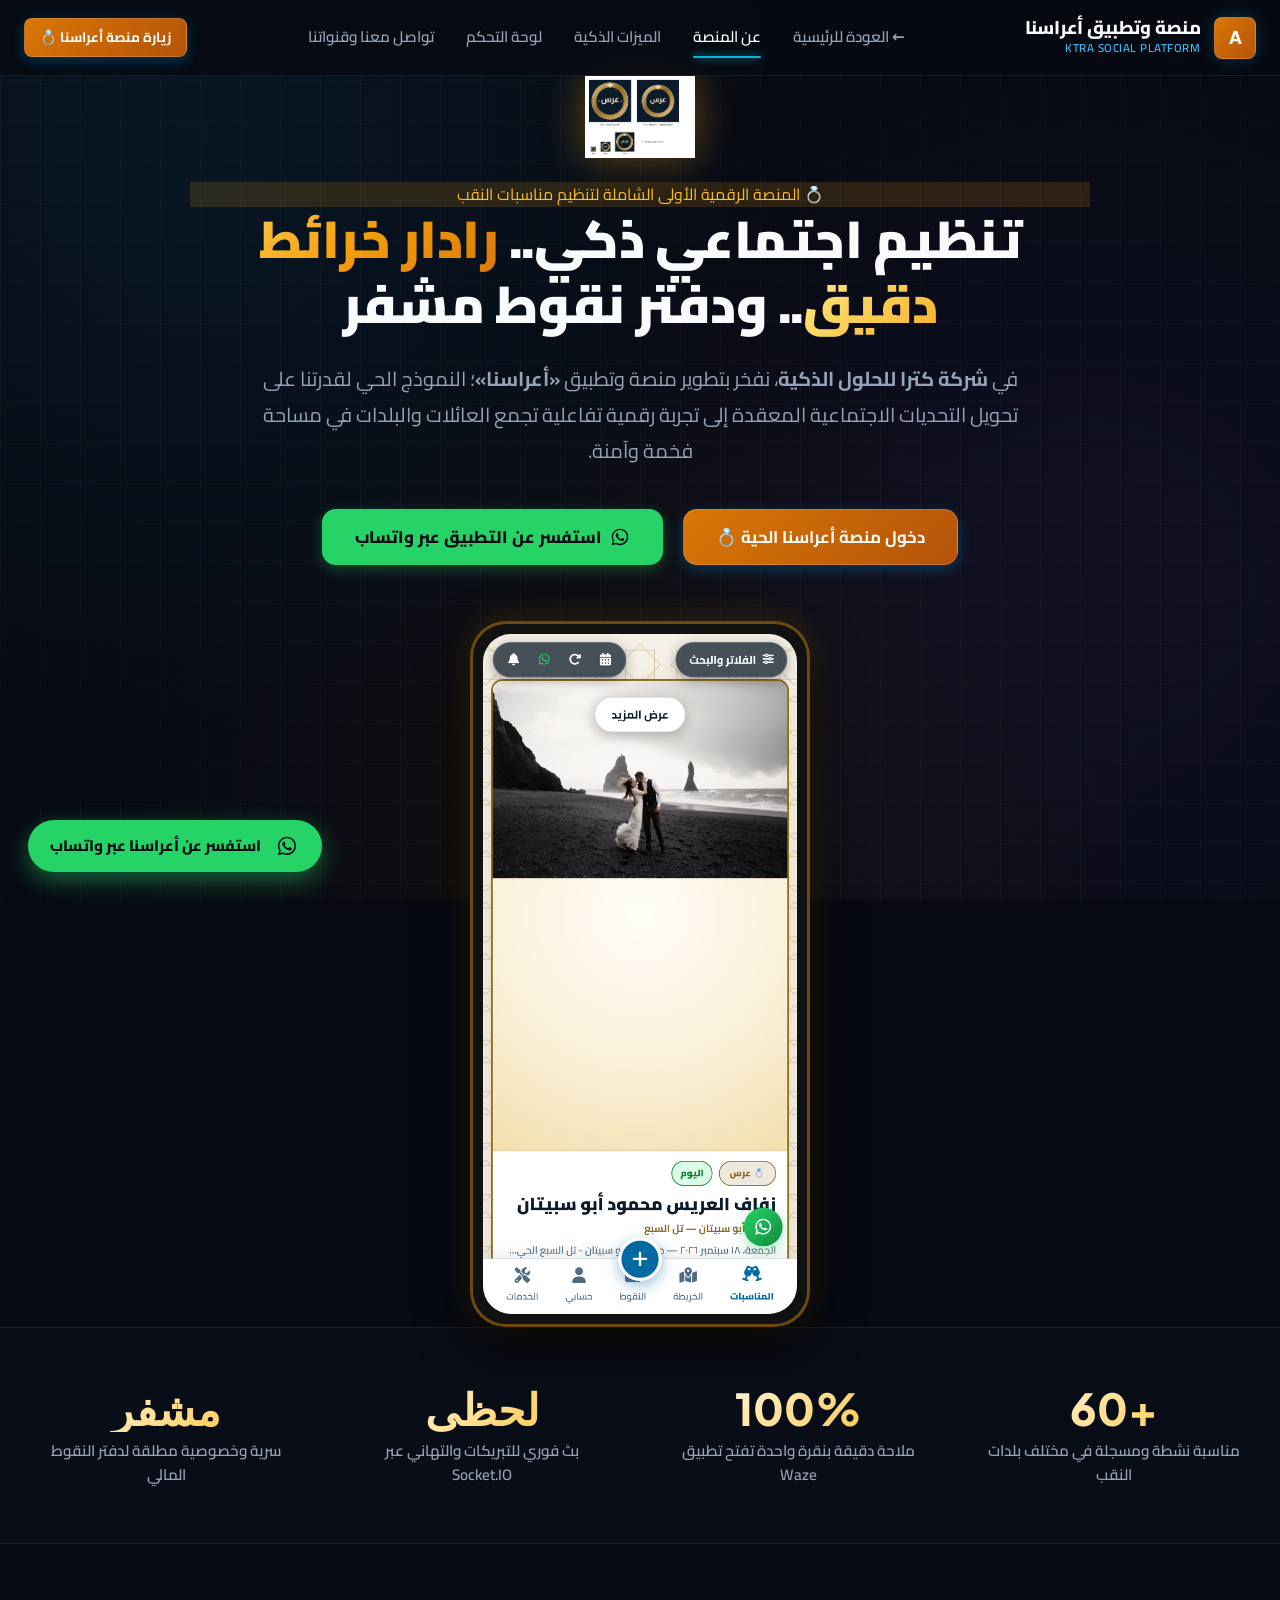
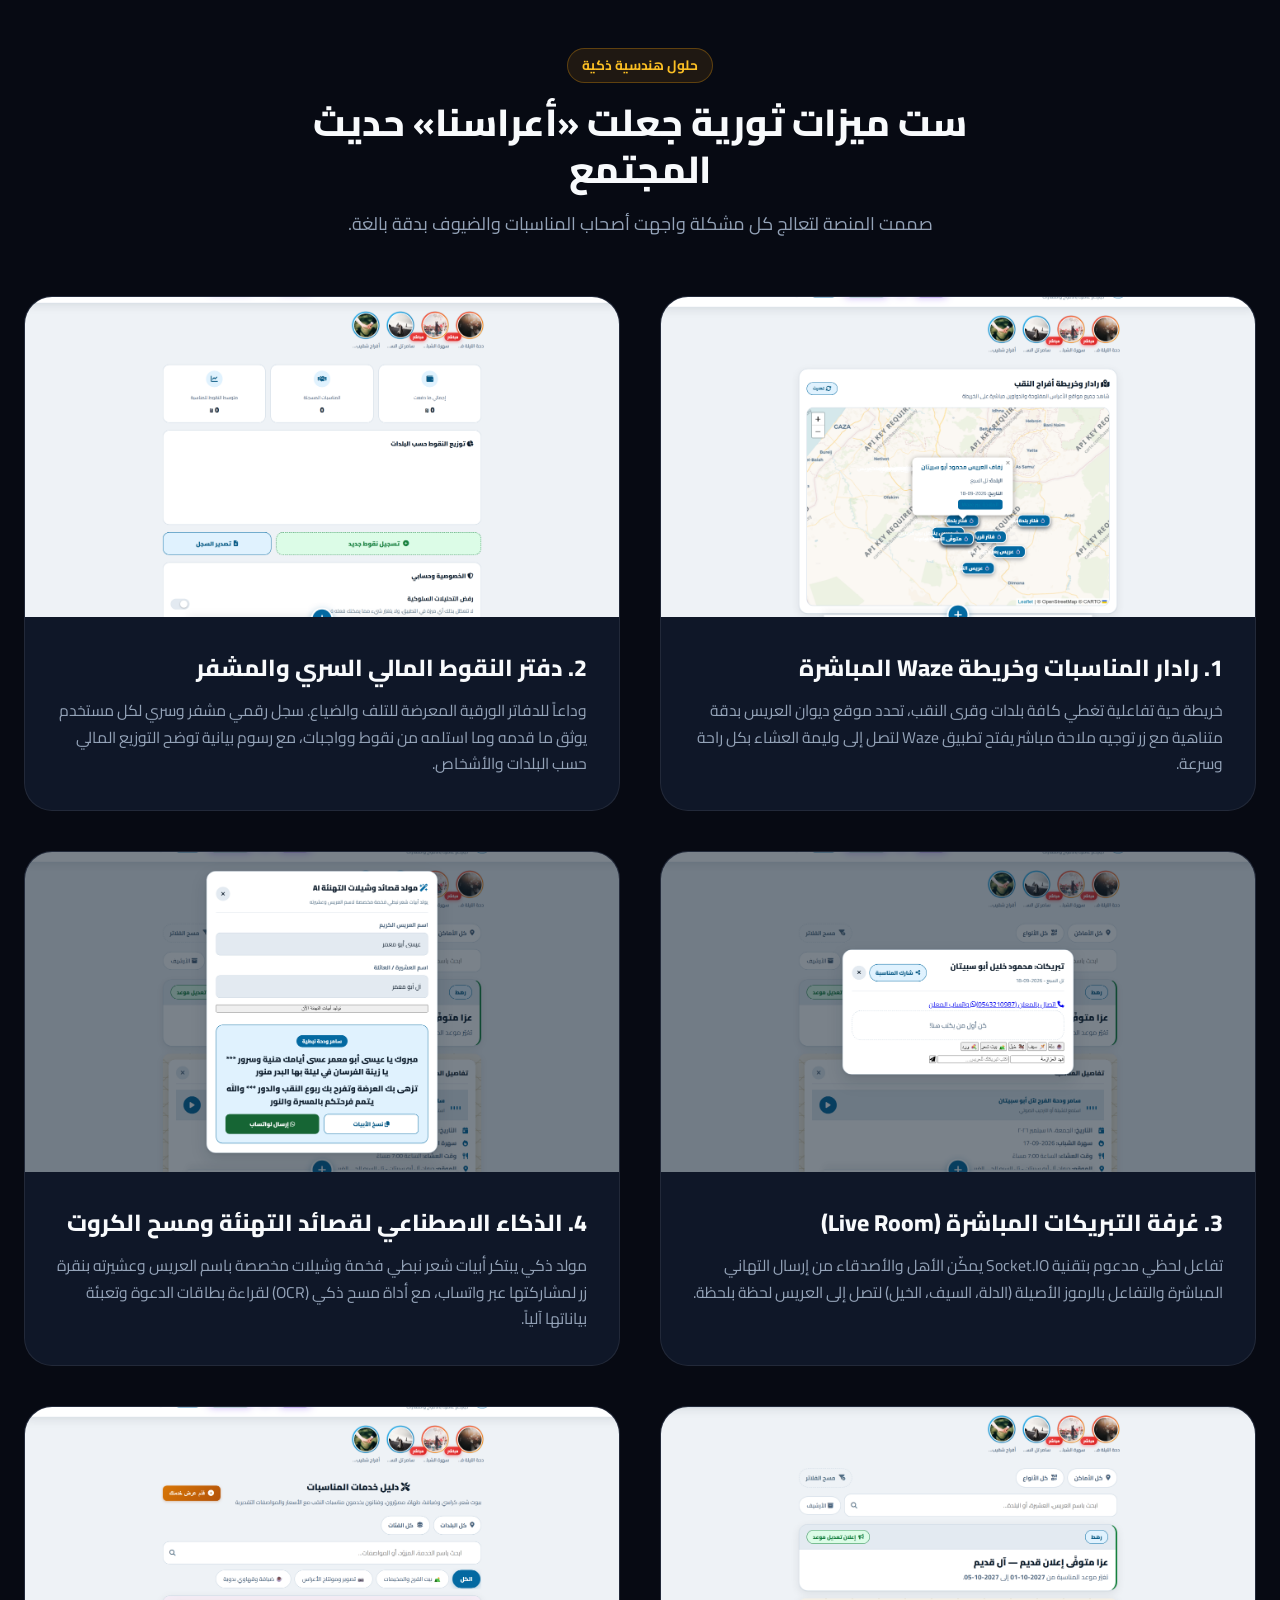
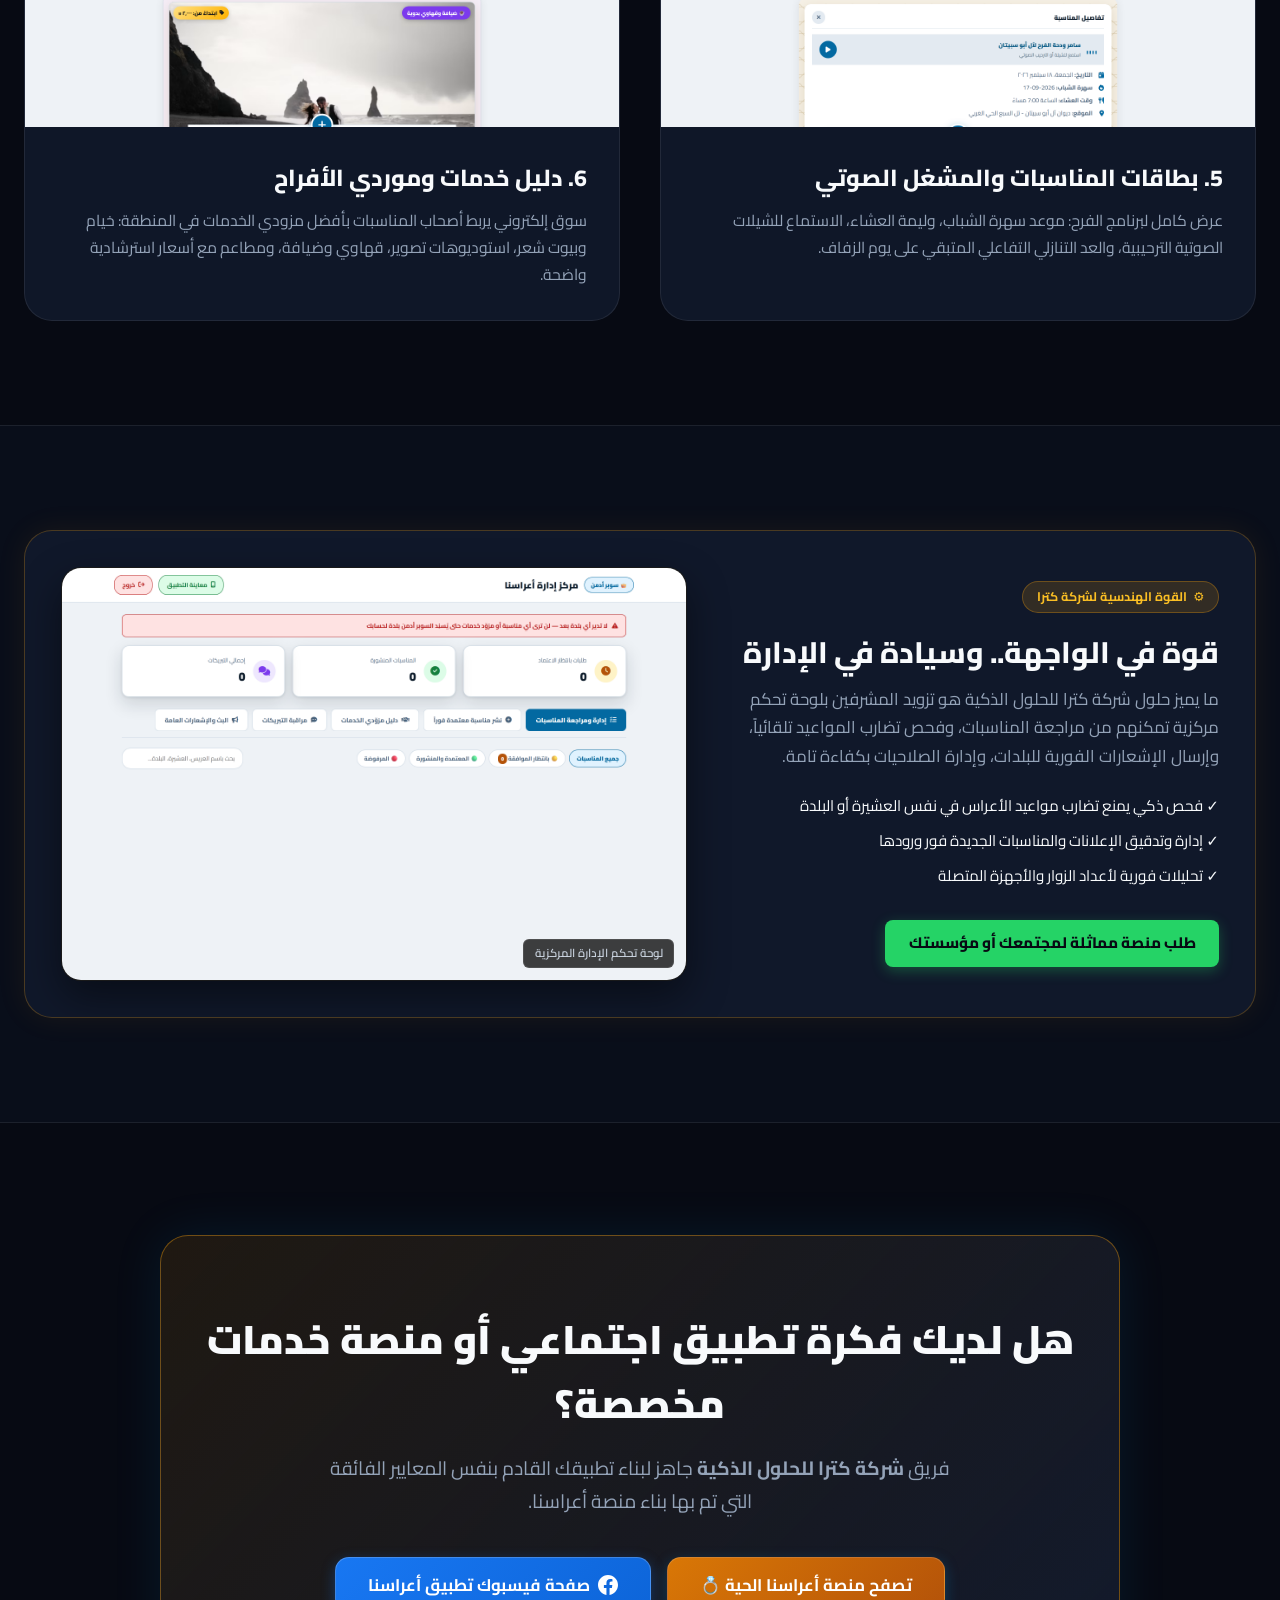
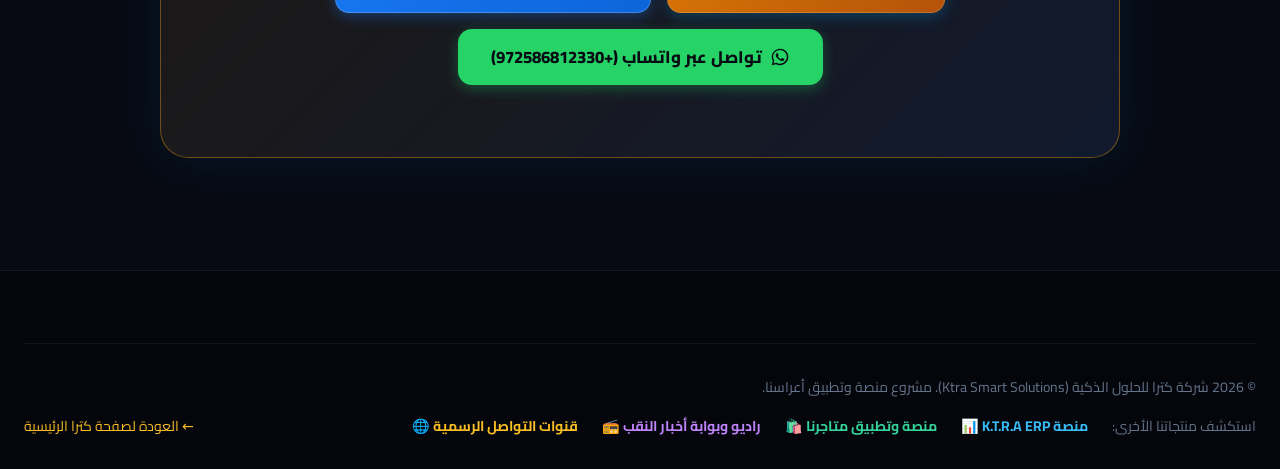
<file: products/aarasna.html>
<!DOCTYPE html>
<html lang="ar" dir="rtl">
<head>
  <meta charset="UTF-8">
  <meta name="viewport" content="width=device-width, initial-scale=1.0">
  <title>منصة وتطبيق أعراسنا | شركة كترا للحلول الذكية — المنصة الذكية الأولى لمناسبات النقب</title>
  <meta name="description" content="منصة وتطبيق أعراسنا: تنظيم اجتماعي متكامل، رادار خرائط Waze، دفتر نقوط رقمي سري ومشفر، غرف تبريكات حية، ومولد شيلات بالذكاء الاصطناعي.">
  <meta name="robots" content="index, follow">
  <link rel="canonical" href="https://home.ktra-pro.tech/products/aarasna.html">
  <meta name="keywords" content="أعراسنا, مناسبات النقب, تطبيق أعراسنا, دفتر النقوط, رادار المناسبات, كترا للحلول الذكية, Waze أفراح">

  <!-- Open Graph -->
  <meta property="og:title" content="منصة وتطبيق أعراسنا | شركة كترا للحلول الذكية">
  <meta property="og:description" content="نحو تحول رقمي متكامل للمجتمعات.. شاهد كيف نظمنا مناسبات النقب بذكاء وأمان.">
  <meta property="og:type" content="website">
  <meta property="og:url" content="https://home.ktra-pro.tech/products/aarasna.html">
  <meta property="og:image" content="https://home.ktra-pro.tech/assets/aarasna/01_home_feed_desktop.png">

  <!-- Styles -->
  <link rel="stylesheet" href="../css/main.css?v=2.2.1">
  <style>
    .gold-glow-card {
      border-color: rgba(245, 158, 11, 0.25) !important;
      box-shadow: 0 0 30px rgba(245, 158, 11, 0.08);
    }
    .gold-glow-card:hover {
      border-color: rgba(245, 158, 11, 0.5) !important;
    }
    .hero-aarasna-mockup {
      max-width: 340px;
      margin: 2rem auto 0 auto;
      border-radius: 36px;
      padding: 10px;
      background: #111;
      border: 3px solid rgba(245, 158, 11, 0.4);
      box-shadow: 0 20px 50px rgba(0, 0, 0, 0.8), 0 0 30px rgba(245, 158, 11, 0.2);
    }
    .hero-aarasna-mockup img {
      border-radius: 28px;
    }
    .features-showcase-grid {
      display: grid;
      grid-template-columns: repeat(2, 1fr);
      gap: 2.5rem;
      margin-top: 3.5rem;
    }
    .showcase-card {
      background: var(--ktra-surface-card);
      border: 1px solid var(--ktra-glass-border);
      border-radius: var(--border-radius-xl);
      overflow: hidden;
      display: flex;
      flex-direction: column;
      transition: all var(--transition-normal);
    }
    .showcase-card:hover {
      border-color: rgba(245, 158, 11, 0.4);
      transform: translateY(-4px);
    }
    .showcase-image-wrapper {
      height: 320px;
      background: #000;
      overflow: hidden;
      position: relative;
    }
    .showcase-image-wrapper img {
      width: 100%;
      height: 100%;
      object-fit: cover;
      transition: transform var(--transition-smooth);
    }
    .showcase-card:hover .showcase-image-wrapper img {
      transform: scale(1.03);
    }
    .showcase-content {
      padding: 2rem;
      display: flex;
      flex-direction: column;
      flex-grow: 1;
    }
    .showcase-title {
      font-size: 1.45rem;
      font-weight: 800;
      color: var(--text-main);
      margin-bottom: 0.75rem;
    }
    .showcase-desc {
      color: var(--text-muted);
      font-size: 0.98rem;
      line-height: 1.7;
    }
    @media (max-width: 900px) {
      .features-showcase-grid {
        grid-template-columns: 1fr;
      }
    }
  </style>
</head>
<body>

  <div class="bg-grid-pattern"></div>

  <!-- Header -->
  <header class="site-header">
    <div class="container">
      <div class="nav-wrapper">
        <a href="../index.html" class="brand-logo">
          <div class="logo-badge" style="background: linear-gradient(135deg, #d97706, #b45309);">A</div>
          <div class="logo-text">
            <span class="logo-title">منصة وتطبيق أعراسنا</span>
            <span class="logo-subtitle">KTRA SOCIAL PLATFORM</span>
          </div>
        </a>

        <ul class="nav-menu">
          <li><a href="../index.html" class="nav-link">← العودة للرئيسية</a></li>
          <li><a href="#overview" class="nav-link active">عن المنصة</a></li>
          <li><a href="#features" class="nav-link">الميزات الذكية</a></li>
          <li><a href="#admin" class="nav-link">لوحة التحكم</a></li>
          <li><a href="../contact.html" class="nav-link">تواصل معنا وقنواتنا</a></li>
        </ul>

        <div class="nav-actions">
          <a href="https://munasbat.ktra-pro.tech/" target="_blank" rel="noopener noreferrer" class="btn btn-primary btn-sm" style="background: linear-gradient(135deg, #d97706, #b45309);">
            <span>زيارة منصة أعراسنا 💍</span>
          </a>
        </div>
      </div>
    </div>
  </header>

  <!-- Hero Section -->
  <section id="overview" class="product-hero" style="text-align: center;">
    <div class="container">
      <div class="hero-content">
        <div style="display: flex; justify-content: center; margin-bottom: 1.5rem;">
          <img src="../assets/branding/ktra_aarasna_logo_badge.png" alt="شعار أعراسنا الفاخر" style="width: 110px; filter: drop-shadow(0 0 20px rgba(245, 158, 11, 0.4));">
        </div>

        <div class="product-hero-badge" style="background: rgba(245, 158, 11, 0.15); border-color: rgba(245, 158, 11, 0.3); color: #fbbf24;">
          <span>💍</span>
          <span>المنصة الرقمية الأولى الشاملة لتنظيم مناسبات النقب</span>
        </div>

        <h1 class="hero-title">
          تنظيم اجتماعي ذكي.. <span class="text-gradient-gold">رادار خرائط دقيق</span>.. ودفتر نقوط مشفر
        </h1>

        <p class="hero-desc">
          في <strong>شركة كترا للحلول الذكية</strong>، نفخر بتطوير منصة وتطبيق <strong>«أعراسنا»</strong>؛ النموذج الحي لقدرتنا على تحويل التحديات الاجتماعية المعقدة إلى تجربة رقمية تفاعلية تجمع العائلات والبلدات في مساحة فخمة وآمنة.
        </p>

        <div class="hero-actions">
          <a href="https://munasbat.ktra-pro.tech/" target="_blank" rel="noopener noreferrer" class="btn btn-primary btn-lg" style="background: linear-gradient(135deg, #d97706, #b45309);">
            <span>دخول منصة أعراسنا الحية 💍</span>
          </a>
          <a href="https://wa.me/972586812330?text=%D9%85%D8%B1%D8%AD%D8%A8%D8%A7%D9%8B%20%D8%B4%D8%B1%D9%83%D8%A9%20%D9%83%D8%AA%D8%B1%D8%A7%D8%8C%20%D8%A3%D8%B1%D8%BA%D8%A8%20%D9%81%D9%8A%20%D8%A7%D9%84%D8%A7%D8%B3%D8%AA%D9%81%D8%B3%D8%A7%D8%B1%20%D8%B9%D9%86%20%D8%AA%D8%B7%D8%A8%D9%8A%D9%82%20%D8%A3%D8%B9%D8%B1%D8%A7%D8%B3%D9%86%D8%A7" target="_blank" rel="noopener noreferrer" class="btn btn-whatsapp btn-lg">
            <svg width="20" height="20" viewBox="0 0 24 24" fill="currentColor"><path d="M12.04 2c-5.46 0-9.91 4.45-9.91 9.91 0 1.75.46 3.45 1.32 4.95L2.05 22l5.25-1.38c1.45.79 3.08 1.21 4.74 1.21 5.46 0 9.91-4.45 9.91-9.91 0-2.65-1.03-5.14-2.9-7.01A9.816 9.816 0 0 0 12.04 2zm0 18.12c-1.49 0-2.95-.4-4.23-1.16l-.3-.18-3.14.82.84-3.06-.2-.31a8.106 8.106 0 0 1-1.25-4.42c0-4.51 3.67-8.18 8.18-8.18 2.19 0 4.24.85 5.79 2.4 1.54 1.55 2.4 3.61 2.4 5.79 0 4.51-3.67 8.18-8.18 8.18zm4.49-6.13c-.25-.12-1.47-.72-1.7-.81-.23-.08-.39-.12-.56.12-.17.25-.65.81-.8 1-.15.19-.3.21-.55.08-.25-.12-1.05-.39-2-1.24-.74-.66-1.24-1.47-1.39-1.72-.15-.25-.02-.38.11-.51.11-.11.25-.29.37-.44.12-.15.17-.25.25-.42.08-.17.04-.31-.02-.44-.06-.12-.56-1.34-.76-1.84-.2-.48-.41-.42-.56-.43h-.48c-.17 0-.44.06-.67.31-.23.25-.88.86-.88 2.1 0 1.24.9 2.44 1.03 2.61.12.17 1.78 2.72 4.31 3.81.6.26 1.07.41 1.44.53.61.19 1.16.17 1.6.1.49-.07 1.47-.6 1.68-1.18.21-.58.21-1.07.15-1.18-.07-.12-.23-.19-.48-.31z"/></svg>
            <span>استفسر عن التطبيق عبر واتساب</span>
          </a>
        </div>

        <!-- Phone Mockup Preview -->
        <div class="hero-aarasna-mockup">
          <img src="../assets/aarasna/02_home_feed_mobile.png" alt="واجهة تطبيق أعراسنا على الهاتف">
        </div>
      </div>
    </div>
  </section>

  <!-- Metrics -->
  <section class="stats-section">
    <div class="container">
      <div class="stats-grid">
        <div class="stat-card">
          <div class="stat-value" style="background: linear-gradient(135deg, #fff, #fbbf24); -webkit-background-clip: text; -webkit-text-fill-color: transparent;">+60</div>
          <div class="stat-label">مناسبة نشطة ومسجلة في مختلف بلدات النقب</div>
        </div>
        <div class="stat-card">
          <div class="stat-value" style="background: linear-gradient(135deg, #fff, #fbbf24); -webkit-background-clip: text; -webkit-text-fill-color: transparent;">100%</div>
          <div class="stat-label">ملاحة دقيقة بنقرة واحدة تفتح تطبيق Waze</div>
        </div>
        <div class="stat-card">
          <div class="stat-value" style="background: linear-gradient(135deg, #fff, #fbbf24); -webkit-background-clip: text; -webkit-text-fill-color: transparent;">لحظي</div>
          <div class="stat-label">بث فوري للتبريكات والتهاني عبر Socket.IO</div>
        </div>
        <div class="stat-card">
          <div class="stat-value" style="background: linear-gradient(135deg, #fff, #fbbf24); -webkit-background-clip: text; -webkit-text-fill-color: transparent;">مشفر</div>
          <div class="stat-label">سرية وخصوصية مطلقة لدفتر النقوط المالي</div>
        </div>
      </div>
    </div>
  </section>

  <!-- Core Features Showcase -->
  <section id="features" class="products-section">
    <div class="container">
      <div class="section-header">
        <span class="section-tag" style="background: rgba(245, 158, 11, 0.1); border-color: rgba(245, 158, 11, 0.3); color: #fbbf24;">حلول هندسية ذكية</span>
        <h2 class="section-title">ست ميزات ثورية جعلت «أعراسنا» حديث المجتمع</h2>
        <p class="section-desc">
          صممت المنصة لتعالج كل مشكلة واجهت أصحاب المناسبات والضيوف بدقة بالغة.
        </p>
      </div>

      <div class="features-showcase-grid">
        <!-- Feature 1 -->
        <div class="showcase-card">
          <div class="showcase-image-wrapper">
            <img src="../assets/aarasna/04_interactive_radar_map.png" alt="رادار وخريطة المناسبات التفاعلية">
          </div>
          <div class="showcase-content">
            <h3 class="showcase-title">1. رادار المناسبات وخريطة Waze المباشرة</h3>
            <p class="showcase-desc">
              خريطة حية تفاعلية تغطي كافة بلدات وقرى النقب، تحدد موقع ديوان العريس بدقة متناهية مع زر توجيه ملاحة مباشر يفتح تطبيق Waze لتصل إلى وليمة العشاء بكل راحة وسرعة.
            </p>
          </div>
        </div>

        <!-- Feature 2 -->
        <div class="showcase-card">
          <div class="showcase-image-wrapper">
            <img src="../assets/aarasna/06_nokoot_digital_ledger.png" alt="دفتر النقوط المالي الرقمي">
          </div>
          <div class="showcase-content">
            <h3 class="showcase-title">2. دفتر النقوط المالي السري والمشفر</h3>
            <p class="showcase-desc">
              وداعاً للدفاتر الورقية المعرضة للتلف والضياع. سجل رقمي مشفر وسري لكل مستخدم يوثق ما قدمه وما استلمه من نقوط وواجبات، مع رسوم بيانية توضح التوزيع المالي حسب البلدات والأشخاص.
            </p>
          </div>
        </div>

        <!-- Feature 3 -->
        <div class="showcase-card">
          <div class="showcase-image-wrapper">
            <img src="../assets/aarasna/03b_live_congratulations_room.png" alt="غرفة التبريكات الحية">
          </div>
          <div class="showcase-content">
            <h3 class="showcase-title">3. غرفة التبريكات المباشرة (Live Room)</h3>
            <p class="showcase-desc">
              تفاعل لحظي مدعوم بتقنية Socket.IO يمكّن الأهل والأصدقاء من إرسال التهاني المباشرة والتفاعل بالرموز الأصيلة (الدلة، السيف، الخيل) لتصل إلى العريس لحظة بلحظة.
            </p>
          </div>
        </div>

        <!-- Feature 4 -->
        <div class="showcase-card">
          <div class="showcase-image-wrapper">
            <img src="../assets/aarasna/09_ai_smart_poetry_generator.png" alt="مولد قصائد وشيلات التهنئة بالذكاء الاصطناعي">
          </div>
          <div class="showcase-content">
            <h3 class="showcase-title">4. الذكاء الاصطناعي لقصائد التهنئة ومسح الكروت</h3>
            <p class="showcase-desc">
              مولد ذكي يبتكر أبيات شعر نبطي فخمة وشيلات مخصصة باسم العريس وعشيرته بنقرة زر لمشاركتها عبر واتساب، مع أداة مسح ذكي (OCR) لقراءة بطاقات الدعوة وتعبئة بياناتها آلياً.
            </p>
          </div>
        </div>

        <!-- Feature 5 -->
        <div class="showcase-card">
          <div class="showcase-image-wrapper">
            <img src="../assets/aarasna/03_event_details_expanded.png" alt="تفاصيل بطاقة المناسبة والمشغل الصوتي">
          </div>
          <div class="showcase-content">
            <h3 class="showcase-title">5. بطاقات المناسبات والمشغل الصوتي</h3>
            <p class="showcase-desc">
              عرض كامل لبرنامج الفرح: موعد سهرة الشباب، وليمة العشاء، الاستماع للشيلات الصوتية الترحيبية، والعد التنازلي التفاعلي المتبقي على يوم الزفاف.
            </p>
          </div>
        </div>

        <!-- Feature 6 -->
        <div class="showcase-card">
          <div class="showcase-image-wrapper">
            <img src="../assets/aarasna/07_services_directory.png" alt="دليل خدمات وموردي الأفراح">
          </div>
          <div class="showcase-content">
            <h3 class="showcase-title">6. دليل خدمات وموردي الأفراح</h3>
            <p class="showcase-desc">
              سوق إلكتروني يربط أصحاب المناسبات بأفضل مزودي الخدمات في المنطقة: خيام وبيوت شعر، استوديوهات تصوير، قهاوي وضيافة، ومطاعم مع أسعار استرشادية واضحة.
            </p>
          </div>
        </div>
      </div>
    </div>
  </section>

  <!-- Admin Control Center Section -->
  <section id="admin" class="services-section">
    <div class="container">
      <div class="bento-card bento-large gold-glow-card">
        <div class="card-content">
          <span class="card-badge badge-aarasna">
            <span>⚙️</span>
            <span>القوة الهندسية لشركة كترا</span>
          </span>
          <h2 class="card-title">قوة في الواجهة.. وسيادة في الإدارة</h2>
          <p class="card-desc">
            ما يميز حلول شركة كترا للحلول الذكية هو تزويد المشرفين بلوحة تحكم مركزية تمكنهم من مراجعة المناسبات، وفحص تضارب المواعيد تلقائياً، وإرسال الإشعارات الفورية للبلدات، وإدارة الصلاحيات بكفاءة تامة.
          </p>
          <ul class="card-features">
            <li>✓ فحص ذكي يمنع تضارب مواعيد الأعراس في نفس العشيرة أو البلدة</li>
            <li>✓ إدارة وتدقيق الإعلانات والمناسبات الجديدة فور ورودها</li>
            <li>✓ تحليلات فورية لأعداد الزوار والأجهزة المتصلة</li>
          </ul>
          <div class="card-actions">
            <a href="https://wa.me/972586812330?text=%D9%85%D8%B1%D8%AD%D8%A8%D8%A7%D9%8B%20%D8%B4%D8%B1%D9%83%D8%A9%20%D9%83%D8%AA%D8%B1%D8%A7%D8%8C%20%D8%A3%D8%B1%D8%BA%D8%A8%20%D9%81%D9%8A%20%D8%A8%D9%86%D8%A7%D8%A1%20%D9%85%D9%86%D8%B5%D8%A9%20%D9%85%D8%AC%D8%AA%D9%85%D8%B9%D9%8A%D8%A9%20%D9%85%D8%B4%D8%A7%D8%A8%D9%87%D8%A9%20%D9%84%D8%A3%D8%B9%D8%B1%D8%A7%D8%B3%D9%86%D8%A7" target="_blank" rel="noopener noreferrer" class="btn btn-whatsapp">
              <span>طلب منصة مماثلة لمجتمعك أو مؤسستك</span>
            </a>
          </div>
        </div>
        <div class="card-mockup">
          <img src="../assets/aarasna/11_admin_control_center.png" alt="لوحة تحكم الإدارة لتطبيق أعراسنا">
          <span class="mockup-tag">لوحة تحكم الإدارة المركزية</span>
        </div>
      </div>
    </div>
  </section>

  <!-- Final CTA -->
  <section id="contact" class="cta-section">
    <div class="container">
      <div class="cta-box" style="border-color: rgba(245, 158, 11, 0.4); background: linear-gradient(135deg, rgba(245, 158, 11, 0.1) 0%, rgba(19, 28, 49, 0.9) 100%);">
        <h2>هل لديك فكرة تطبيق اجتماعي أو منصة خدمات مخصصة؟</h2>
        <p>
          فريق <strong>شركة كترا للحلول الذكية</strong> جاهز لبناء تطبيقك القادم بنفس المعايير الفائقة التي تم بها بناء منصة أعراسنا.
        </p>
        <div style="display: flex; justify-content: center; gap: 1rem; flex-wrap: wrap;">
          <a href="https://munasbat.ktra-pro.tech/" target="_blank" rel="noopener noreferrer" class="btn btn-primary btn-lg" style="background: linear-gradient(135deg, #d97706, #b45309);">
            <span>تصفح منصة أعراسنا الحية 💍</span>
          </a>
          <a href="https://www.facebook.com/share/19w81xpNpD/" target="_blank" rel="noopener noreferrer" class="btn btn-facebook btn-lg">
            <svg width="20" height="20" viewBox="0 0 24 24" fill="currentColor"><path d="M24 12.073c0-6.627-5.373-12-12-12s-12 5.373-12 12c0 5.99 4.388 10.954 10.125 11.854v-8.385H7.078v-3.47h3.047V9.43c0-3.007 1.792-4.669 4.533-4.669 1.312 0 2.686.235 2.686.235v2.953H15.83c-1.491 0-1.956.925-1.956 1.874v2.25h3.328l-.532 3.47h-2.796v8.385C19.612 23.027 24 18.062 24 12.073z"/></svg>
            <span>صفحة فيسبوك تطبيق أعراسنا</span>
          </a>
          <a href="https://wa.me/972586812330?text=%D9%85%D8%B1%D8%AD%D8%A8%D8%A7%D9%8B%20%D8%B4%D8%B1%D9%83%D8%A9%20%D9%83%D8%AA%D8%B1%D8%A7%D8%8C%20%D8%A3%D8%B1%D8%BA%D8%A8%20%D9%81%D9%8A%20%D8%A7%D8%B3%D8%AA%D8%B4%D8%A7%D8%B1%D8%A9%20%D9%84%D8%AA%D8%B7%D9%88%D9%8A%D8%B1%20%D8%AA%D8%B7%D8%A8%D9%8A%D9%82%20%D8%AE%D8%A7%D8%B5" target="_blank" rel="noopener noreferrer" class="btn btn-whatsapp btn-lg">
            <svg width="20" height="20" viewBox="0 0 24 24" fill="currentColor"><path d="M12.04 2c-5.46 0-9.91 4.45-9.91 9.91 0 1.75.46 3.45 1.32 4.95L2.05 22l5.25-1.38c1.45.79 3.08 1.21 4.74 1.21 5.46 0 9.91-4.45 9.91-9.91 0-2.65-1.03-5.14-2.9-7.01A9.816 9.816 0 0 0 12.04 2zm0 18.12c-1.49 0-2.95-.4-4.23-1.16l-.3-.18-3.14.82.84-3.06-.2-.31a8.106 8.106 0 0 1-1.25-4.42c0-4.51 3.67-8.18 8.18-8.18 2.19 0 4.24.85 5.79 2.4 1.54 1.55 2.4 3.61 2.4 5.79 0 4.51-3.67 8.18-8.18 8.18zm4.49-6.13c-.25-.12-1.47-.72-1.7-.81-.23-.08-.39-.12-.56.12-.17.25-.65.81-.8 1-.15.19-.3.21-.55.08-.25-.12-1.05-.39-2-1.24-.74-.66-1.24-1.47-1.39-1.72-.15-.25-.02-.38.11-.51.11-.11.25-.29.37-.44.12-.15.17-.25.25-.42.08-.17.04-.31-.02-.44-.06-.12-.56-1.34-.76-1.84-.2-.48-.41-.42-.56-.43h-.48c-.17 0-.44.06-.67.31-.23.25-.88.86-.88 2.1 0 1.24.9 2.44 1.03 2.61.12.17 1.78 2.72 4.31 3.81.6.26 1.07.41 1.44.53.61.19 1.16.17 1.6.1.49-.07 1.47-.6 1.68-1.18.21-.58.21-1.07.15-1.18-.07-.12-.23-.19-.48-.31z"/></svg>
            <span>تواصل عبر واتساب (+972586812330)</span>
          </a>
        </div>
      </div>
    </div>
  </section>

  <!-- Footer -->
  <footer class="site-footer">
    <div class="container">
      <div class="footer-bottom">
        <p>© 2026 شركة كترا للحلول الذكية (Ktra Smart Solutions). مشروع منصة وتطبيق أعراسنا.</p>
        <div style="display: flex; gap: 1.5rem; align-items: center; flex-wrap: wrap;">
          <span style="color: var(--text-dim);">استكشف منتجاتنا الأخرى:</span>
          <a href="erp.html" style="color: #38bdf8; font-weight: 700;">منصة K.T.R.A ERP 📊</a>
          <a href="matajirna.html" style="color: #34d399; font-weight: 700;">منصة وتطبيق متاجرنا 🛍️</a>
          <a href="radio-news.html" style="color: #c084fc; font-weight: 700;">راديو وبوابة أخبار النقب 📻</a>
          <a href="../contact.html" style="color: #fbbf24; font-weight: 700;">قنوات التواصل الرسمية 🌐</a>
        </div>
        <a href="../index.html" style="color: #fbbf24;">← العودة لصفحة كترا الرئيسية</a>
      </div>
    </div>
  </footer>

  <!-- Floating WhatsApp -->
  <a href="https://wa.me/972586812330?text=%D9%85%D8%B1%D8%AD%D8%A8%D8%A7%D9%8B%20%D8%B4%D8%B1%D9%83%D8%A9%20%D9%83%D8%AA%D8%B1%D8%A7%D8%8C%20%D8%A3%D8%B1%D8%BA%D8%A8%20%D9%81%D9%8A%20%D8%A7%D9%84%D8%A7%D8%B3%D8%AA%D9%81%D8%B3%D8%A7%D8%B1%20%D8%B9%D9%86%20%D8%AA%D8%B7%D8%A8%D9%8A%D9%82%20%D8%A3%D8%B9%D8%B1%D8%A7%D8%B3%D9%86%D8%A7" target="_blank" rel="noopener noreferrer" class="whatsapp-float" aria-label="تواصل عبر واتساب">
    <div class="whatsapp-icon-circle">
      <svg width="22" height="22" viewBox="0 0 24 24" fill="currentColor"><path d="M12.04 2c-5.46 0-9.91 4.45-9.91 9.91 0 1.75.46 3.45 1.32 4.95L2.05 22l5.25-1.38c1.45.79 3.08 1.21 4.74 1.21 5.46 0 9.91-4.45 9.91-9.91 0-2.65-1.03-5.14-2.9-7.01A9.816 9.816 0 0 0 12.04 2zm0 18.12c-1.49 0-2.95-.4-4.23-1.16l-.3-.18-3.14.82.84-3.06-.2-.31a8.106 8.106 0 0 1-1.25-4.42c0-4.51 3.67-8.18 8.18-8.18 2.19 0 4.24.85 5.79 2.4 1.54 1.55 2.4 3.61 2.4 5.79 0 4.51-3.67 8.18-8.18 8.18zm4.49-6.13c-.25-.12-1.47-.72-1.7-.81-.23-.08-.39-.12-.56.12-.17.25-.65.81-.8 1-.15.19-.3.21-.55.08-.25-.12-1.05-.39-2-1.24-.74-.66-1.24-1.47-1.39-1.72-.15-.25-.02-.38.11-.51.11-.11.25-.29.37-.44.12-.15.17-.25.25-.42.08-.17.04-.31-.02-.44-.06-.12-.56-1.34-.76-1.84-.2-.48-.41-.42-.56-.43h-.48c-.17 0-.44.06-.67.31-.23.25-.88.86-.88 2.1 0 1.24.9 2.44 1.03 2.61.12.17 1.78 2.72 4.31 3.81.6.26 1.07.41 1.44.53.61.19 1.16.17 1.6.1.49-.07 1.47-.6 1.68-1.18.21-.58.21-1.07.15-1.18-.07-.12-.23-.19-.48-.31z"/></svg>
    </div>
    <span>استفسر عن أعراسنا عبر واتساب</span>
  </a>

  <script src="../js/main.js"></script>
</body>
</html>
</file>
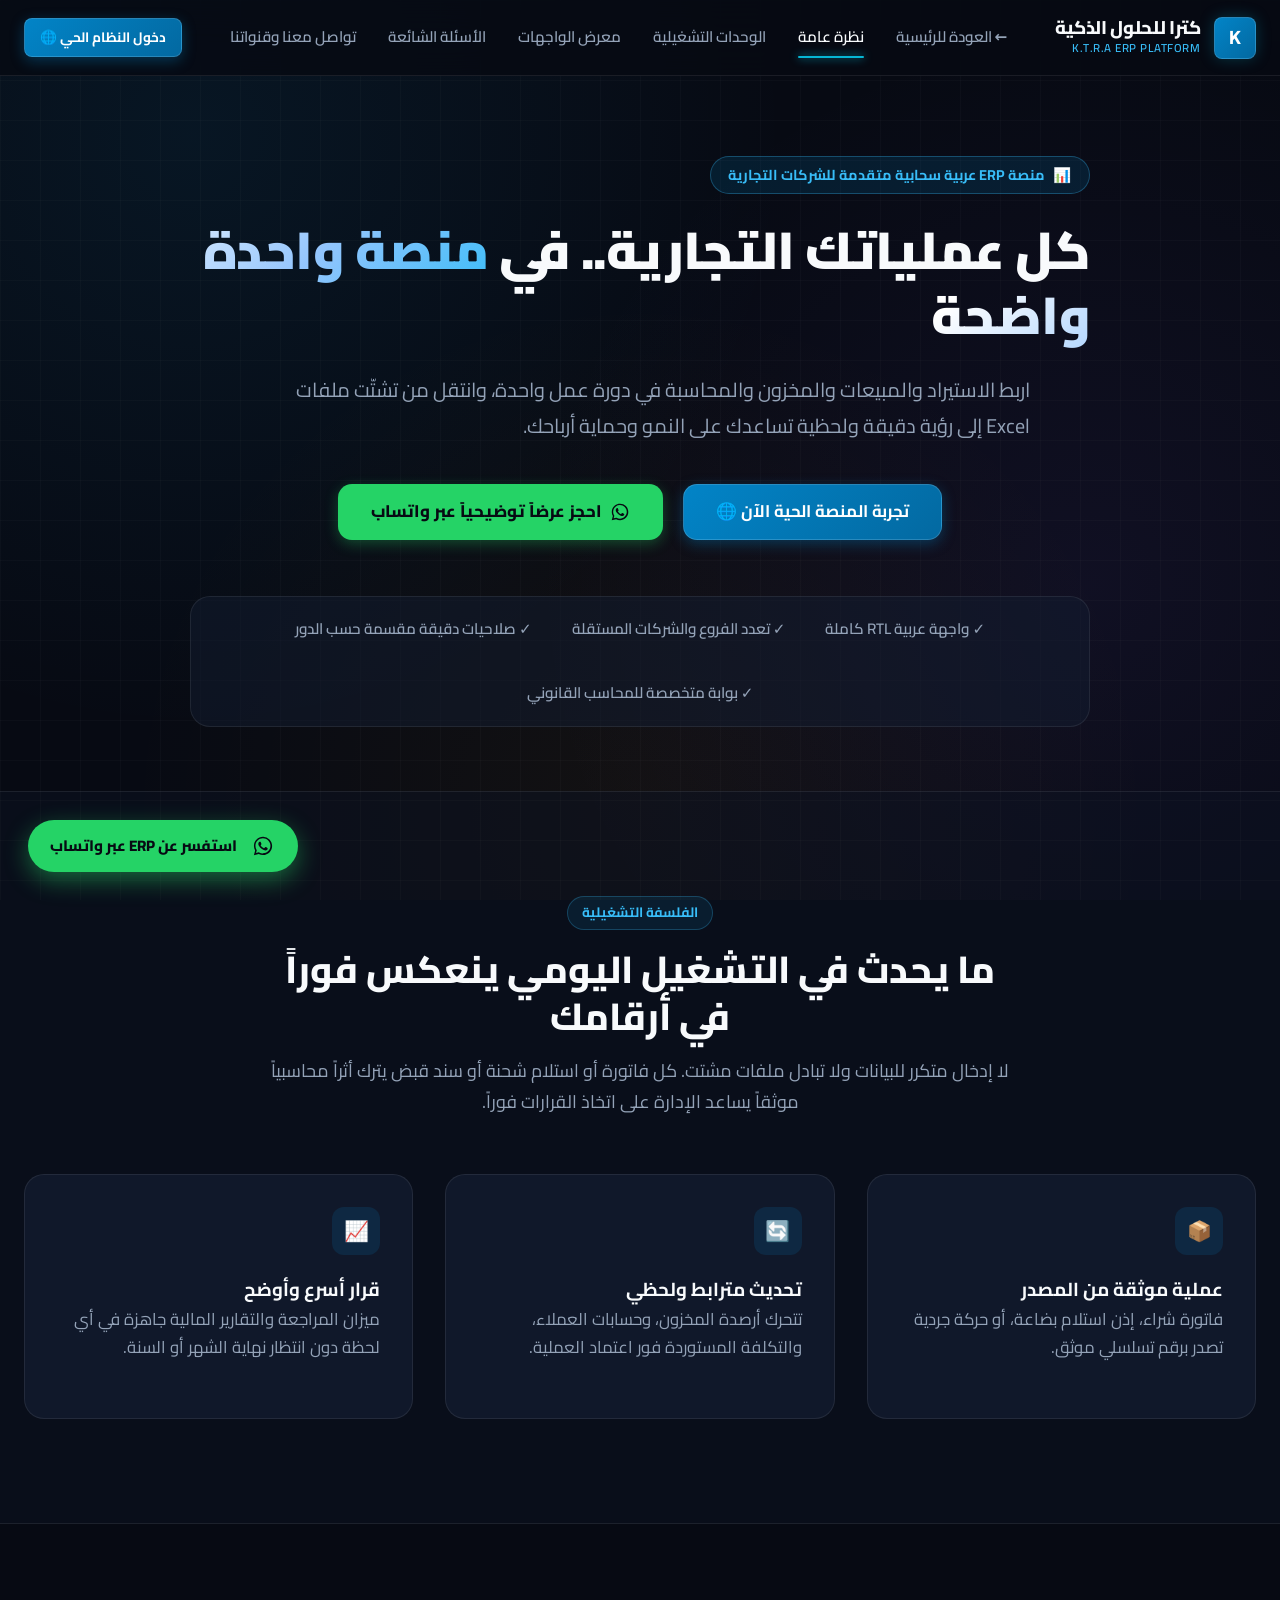
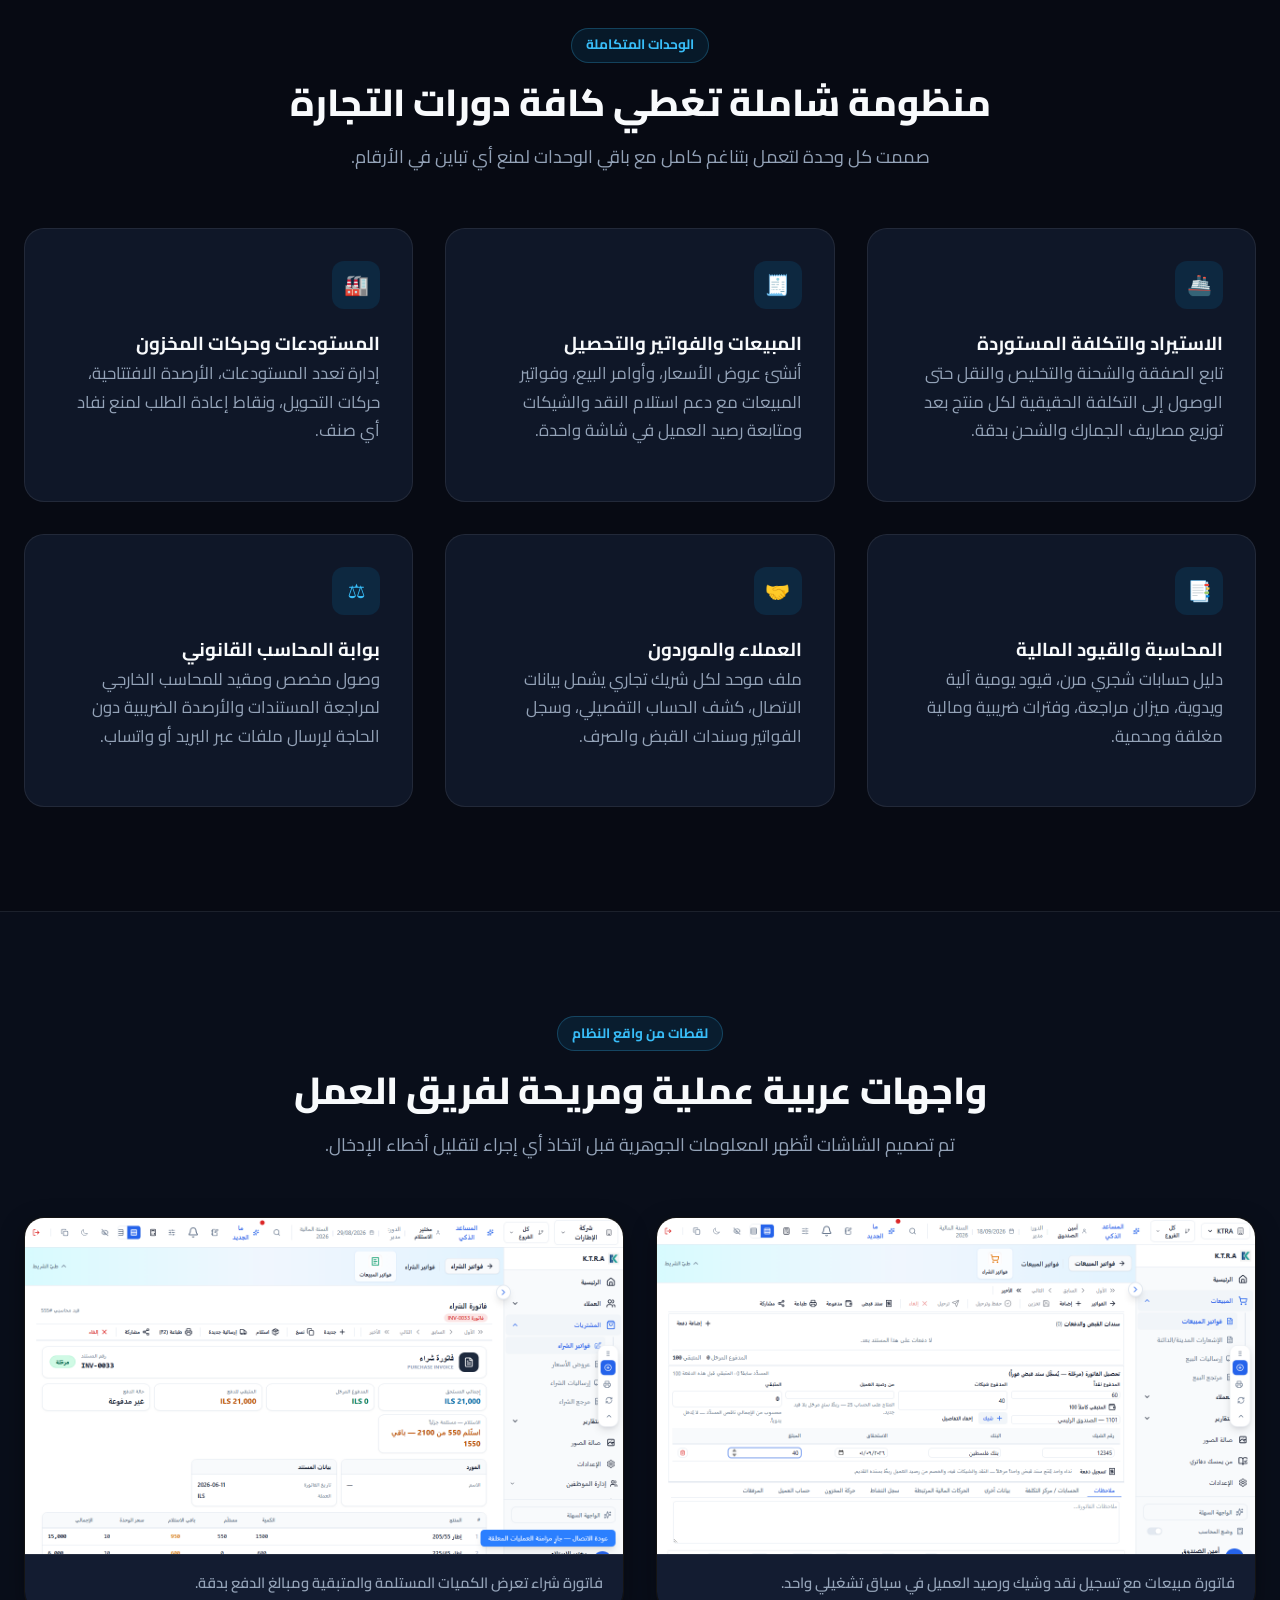
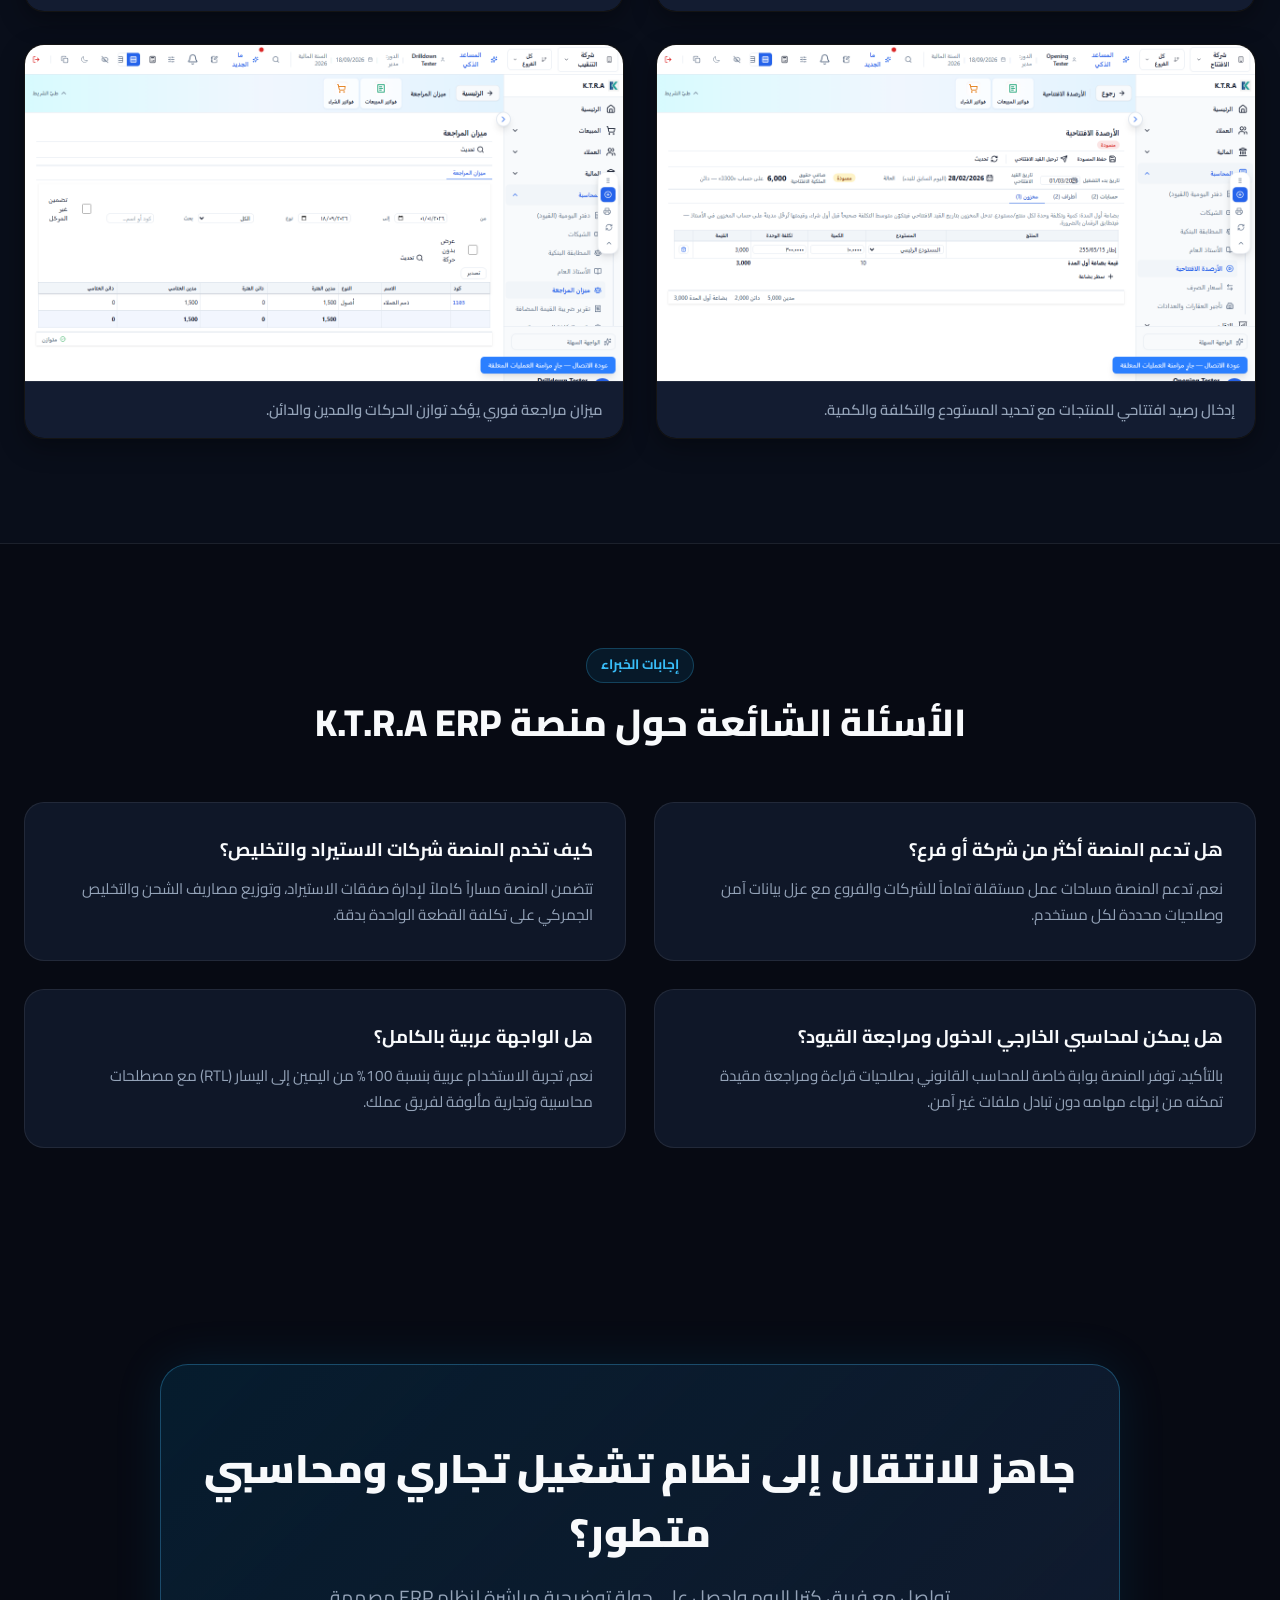
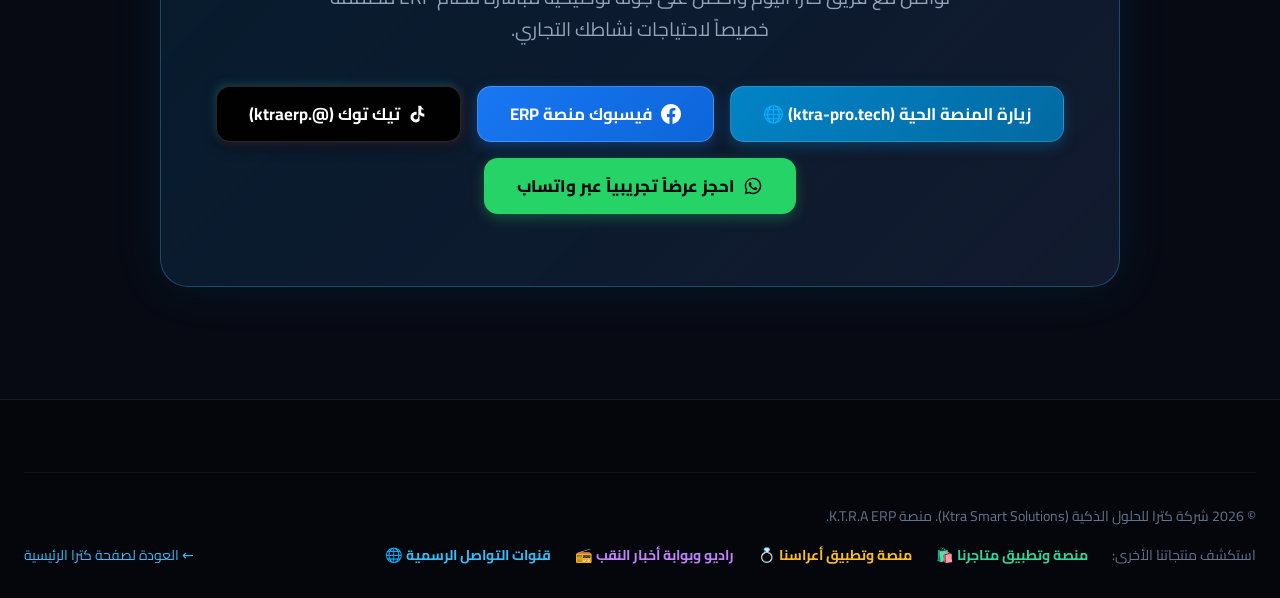
<file: products/erp.html>
<!DOCTYPE html>
<html lang="ar" dir="rtl">
<head>
  <meta charset="UTF-8">
  <meta name="viewport" content="width=device-width, initial-scale=1.0">
  <title>منصة K.T.R.A ERP | شركة كترا للحلول الذكية — دورة تشغيلية ومحاسبية متكاملة</title>
  <meta name="description" content="K.T.R.A ERP: منصة عربية سحابية تربط الاستيراد، التكلفة المستوردة، المبيعات، المخزون، والمحاسبة في سير عمل واحد متماسك مع بوابة خاصة للمحاسب القانوني.">
  <meta name="robots" content="index, follow">
  <link rel="canonical" href="https://home.ktra-pro.tech/products/erp.html">
  <meta name="keywords" content="ERP, نظام محاسبي, إدارة المخزون, تكلفة الاستيراد, فواتير المبيعات, كترا للحلول الذكية, Ktra ERP">

  <!-- Open Graph -->
  <meta property="og:title" content="منصة K.T.R.A ERP السحابية | كترا للحلول الذكية">
  <meta property="og:description" content="من أول شراء أو شحنة إلى الفاتورة والتقرير المالي: كل عملية مرتبطة، وكل قرار أمامك أوضح.">
  <meta property="og:type" content="website">
  <meta property="og:url" content="https://home.ktra-pro.tech/products/erp.html">
  <meta property="og:image" content="https://home.ktra-pro.tech/assets/erp/sales-invoice-payment.png">

  <!-- Styles -->
  <link rel="stylesheet" href="../css/main.css?v=2.2.1">
  <style>
    .product-hero {
      padding: 5rem 0 4rem 0;
      position: relative;
    }
    .product-hero-badge {
      display: inline-flex;
      align-items: center;
      gap: 0.5rem;
      padding: 0.4rem 1.1rem;
      background: rgba(2, 132, 199, 0.15);
      border: 1px solid rgba(56, 189, 248, 0.3);
      border-radius: 9999px;
      color: #38bdf8;
      font-size: 0.9rem;
      font-weight: 700;
      margin-bottom: 1.5rem;
    }
    .features-grid-3 {
      display: grid;
      grid-template-columns: repeat(3, 1fr);
      gap: 2rem;
      margin-top: 2.5rem;
    }
    .feature-item-card {
      background: var(--ktra-surface-card);
      border: 1px solid var(--ktra-glass-border);
      border-radius: var(--border-radius-lg);
      padding: 2rem;
      transition: all var(--transition-normal);
    }
    .feature-item-card:hover {
      border-color: rgba(56, 189, 248, 0.4);
      transform: translateY(-3px);
    }
    .feature-icon-circle {
      width: 48px;
      height: 48px;
      border-radius: 12px;
      background: rgba(2, 132, 199, 0.15);
      color: #38bdf8;
      display: flex;
      align-items: center;
      justify-content: center;
      font-size: 1.25rem;
      margin-bottom: 1.25rem;
    }
    .screenshots-gallery {
      display: grid;
      grid-template-columns: repeat(2, 1fr);
      gap: 2rem;
      margin-top: 3rem;
    }
    .screenshot-item {
      background: #000;
      border: 1px solid var(--ktra-glass-border);
      border-radius: var(--border-radius-lg);
      overflow: hidden;
      box-shadow: var(--shadow-md);
      position: relative;
    }
    .screenshot-caption {
      padding: 1rem 1.25rem;
      background: var(--ktra-surface);
      border-top: 1px solid var(--ktra-glass-border);
      font-size: 0.92rem;
      color: var(--text-muted);
      font-weight: 600;
    }
    .faq-grid {
      display: grid;
      grid-template-columns: repeat(2, 1fr);
      gap: 1.75rem;
      margin-top: 3rem;
    }
    .faq-card {
      background: var(--ktra-surface-card);
      border: 1px solid var(--ktra-glass-border);
      border-radius: var(--border-radius-lg);
      padding: 2rem;
    }
    .faq-card h4 {
      font-size: 1.15rem;
      color: var(--text-main);
      margin-bottom: 0.75rem;
    }
    .faq-card p {
      color: var(--text-muted);
      font-size: 0.95rem;
      line-height: 1.7;
    }
    @media (max-width: 1024px) {
      .features-grid-3 { grid-template-columns: repeat(2, 1fr); }
      .screenshots-gallery { grid-template-columns: 1fr; }
      .faq-grid { grid-template-columns: 1fr; }
    }
    @media (max-width: 640px) {
      .features-grid-3 { grid-template-columns: 1fr; }
    }
  </style>
</head>
<body>

  <div class="bg-grid-pattern"></div>

  <!-- Header -->
  <header class="site-header">
    <div class="container">
      <div class="nav-wrapper">
        <a href="../index.html" class="brand-logo">
          <div class="logo-badge">K</div>
          <div class="logo-text">
            <span class="logo-title">كترا للحلول الذكية</span>
            <span class="logo-subtitle">K.T.R.A ERP PLATFORM</span>
          </div>
        </a>

        <ul class="nav-menu">
          <li><a href="../index.html" class="nav-link">← العودة للرئيسية</a></li>
          <li><a href="#overview" class="nav-link active">نظرة عامة</a></li>
          <li><a href="#modules" class="nav-link">الوحدات التشغيلية</a></li>
          <li><a href="#screens" class="nav-link">معرض الواجهات</a></li>
          <li><a href="#faq" class="nav-link">الأسئلة الشائعة</a></li>
          <li><a href="../contact.html" class="nav-link">تواصل معنا وقنواتنا</a></li>
        </ul>

        <div class="nav-actions">
          <a href="https://ktra-pro.tech/" target="_blank" rel="noopener noreferrer" class="btn btn-primary btn-sm">
            <span>دخول النظام الحي 🌐</span>
          </a>
        </div>
      </div>
    </div>
  </header>

  <!-- Sub-Hero Section -->
  <section id="overview" class="product-hero">
    <div class="container">
      <div class="hero-content">
        <div class="product-hero-badge">
          <span>📊</span>
          <span>منصة ERP عربية سحابية متقدمة للشركات التجارية</span>
        </div>
        <h1 class="hero-title">
          كل عملياتك التجارية.. في <span class="text-gradient">منصة واحدة واضحة</span>
        </h1>
        <p class="hero-desc">
          اربط الاستيراد والمبيعات والمخزون والمحاسبة في دورة عمل واحدة، وانتقل من تشتّت ملفات Excel إلى رؤية دقيقة ولحظية تساعدك على النمو وحماية أرباحك.
        </p>

        <div class="hero-actions">
          <a href="https://ktra-pro.tech/" target="_blank" rel="noopener noreferrer" class="btn btn-primary btn-lg">
            <span>تجربة المنصة الحية الآن 🌐</span>
          </a>
          <a href="https://wa.me/972586812330?text=%D9%85%D8%B1%D8%AD%D8%A8%D8%A7%D9%8B%20%D8%B4%D8%B1%D9%83%D8%A9%20%D9%83%D8%AA%D8%B1%D8%A7%D8%8C%20%D8%A3%D8%B1%D8%BA%D8%A8%20%D9%81%D9%8A%20%D8%AD%D8%AC%D8%B2%20%D8%B9%D8%B1%D8%B6%20%D8%AA%D9%88%D8%B6%D9%8A%D8%AD%D9%8A%20%D9%84%D9%85%D9%86%D8%B5%D8%A9%20KTRA%20ERP" target="_blank" rel="noopener noreferrer" class="btn btn-whatsapp btn-lg">
            <svg width="20" height="20" viewBox="0 0 24 24" fill="currentColor"><path d="M12.04 2c-5.46 0-9.91 4.45-9.91 9.91 0 1.75.46 3.45 1.32 4.95L2.05 22l5.25-1.38c1.45.79 3.08 1.21 4.74 1.21 5.46 0 9.91-4.45 9.91-9.91 0-2.65-1.03-5.14-2.9-7.01A9.816 9.816 0 0 0 12.04 2zm0 18.12c-1.49 0-2.95-.4-4.23-1.16l-.3-.18-3.14.82.84-3.06-.2-.31a8.106 8.106 0 0 1-1.25-4.42c0-4.51 3.67-8.18 8.18-8.18 2.19 0 4.24.85 5.79 2.4 1.54 1.55 2.4 3.61 2.4 5.79 0 4.51-3.67 8.18-8.18 8.18zm4.49-6.13c-.25-.12-1.47-.72-1.7-.81-.23-.08-.39-.12-.56.12-.17.25-.65.81-.8 1-.15.19-.3.21-.55.08-.25-.12-1.05-.39-2-1.24-.74-.66-1.24-1.47-1.39-1.72-.15-.25-.02-.38.11-.51.11-.11.25-.29.37-.44.12-.15.17-.25.25-.42.08-.17.04-.31-.02-.44-.06-.12-.56-1.34-.76-1.84-.2-.48-.41-.42-.56-.43h-.48c-.17 0-.44.06-.67.31-.23.25-.88.86-.88 2.1 0 1.24.9 2.44 1.03 2.61.12.17 1.78 2.72 4.31 3.81.6.26 1.07.41 1.44.53.61.19 1.16.17 1.6.1.49-.07 1.47-.6 1.68-1.18.21-.58.21-1.07.15-1.18-.07-.12-.23-.19-.48-.31z"/></svg>
            <span>احجز عرضاً توضيحياً عبر واتساب</span>
          </a>
        </div>

        <div class="trust-strip" style="margin-top: 2.5rem;">
          <div class="trust-item">✓ واجهة عربية RTL كاملة</div>
          <div class="trust-item">✓ تعدد الفروع والشركات المستقلة</div>
          <div class="trust-item">✓ صلاحيات دقيقة مقسمة حسب الدور</div>
          <div class="trust-item">✓ بوابة متخصصة للمحاسب القانوني</div>
        </div>
      </div>
    </div>
  </section>

  <!-- Problem / Solution Strip -->
  <section class="services-section">
    <div class="container">
      <div class="section-header">
        <span class="section-tag">الفلسفة التشغيلية</span>
        <h2 class="section-title">ما يحدث في التشغيل اليومي ينعكس فوراً في أرقامك</h2>
        <p class="section-desc">
          لا إدخال متكرر للبيانات ولا تبادل ملفات مشتت. كل فاتورة أو استلام شحنة أو سند قبض يترك أثراً محاسبياً موثقاً يساعد الإدارة على اتخاذ القرارات فوراً.
        </p>
      </div>

      <div class="features-grid-3">
        <div class="feature-item-card">
          <div class="feature-icon-circle">📦</div>
          <h3>عملية موثقة من المصدر</h3>
          <p class="card-desc">فاتورة شراء، إذن استلام بضاعة، أو حركة جردية تصدر برقم تسلسلي موثق.</p>
        </div>
        <div class="feature-item-card">
          <div class="feature-icon-circle">🔄</div>
          <h3>تحديث مترابط ولحظي</h3>
          <p class="card-desc">تتحرك أرصدة المخزون، وحسابات العملاء، والتكلفة المستوردة فور اعتماد العملية.</p>
        </div>
        <div class="feature-item-card">
          <div class="feature-icon-circle">📈</div>
          <h3>قرار أسرع وأوضح</h3>
          <p class="card-desc">ميزان المراجعة والتقارير المالية جاهزة في أي لحظة دون انتظار نهاية الشهر أو السنة.</p>
        </div>
      </div>
    </div>
  </section>

  <!-- Core Modules -->
  <section id="modules" class="products-section">
    <div class="container">
      <div class="section-header">
        <span class="section-tag">الوحدات المتكاملة</span>
        <h2 class="section-title">منظومة شاملة تغطي كافة دورات التجارة</h2>
        <p class="section-desc">صممت كل وحدة لتعمل بتناغم كامل مع باقي الوحدات لمنع أي تباين في الأرقام.</p>
      </div>

      <div class="features-grid-3">
        <div class="feature-item-card">
          <div class="feature-icon-circle">🚢</div>
          <h3>الاستيراد والتكلفة المستوردة</h3>
          <p class="card-desc">
            تابع الصفقة والشحنة والتخليص والنقل حتى الوصول إلى التكلفة الحقيقية لكل منتج بعد توزيع مصاريف الجمارك والشحن بدقة.
          </p>
        </div>
        <div class="feature-item-card">
          <div class="feature-icon-circle">🧾</div>
          <h3>المبيعات والفواتير والتحصيل</h3>
          <p class="card-desc">
            أنشئ عروض الأسعار، وأوامر البيع، وفواتير المبيعات مع دعم استلام النقد والشيكات ومتابعة رصيد العميل في شاشة واحدة.
          </p>
        </div>
        <div class="feature-item-card">
          <div class="feature-icon-circle">🏭</div>
          <h3>المستودعات وحركات المخزون</h3>
          <p class="card-desc">
            إدارة تعدد المستودعات، الأرصدة الافتتاحية، حركات التحويل، ونقاط إعادة الطلب لمنع نفاد أي صنف.
          </p>
        </div>
        <div class="feature-item-card">
          <div class="feature-icon-circle">📑</div>
          <h3>المحاسبة والقيود المالية</h3>
          <p class="card-desc">
            دليل حسابات شجري مرن، قيود يومية آلية ويدوية، ميزان مراجعة، وفترات ضريبية ومالية مغلقة ومحمية.
          </p>
        </div>
        <div class="feature-item-card">
          <div class="feature-icon-circle">🤝</div>
          <h3>العملاء والموردون</h3>
          <p class="card-desc">
            ملف موحد لكل شريك تجاري يشمل بيانات الاتصال، كشف الحساب التفصيلي، وسجل الفواتير وسندات القبض والصرف.
          </p>
        </div>
        <div class="feature-item-card">
          <div class="feature-icon-circle">⚖️</div>
          <h3>بوابة المحاسب القانوني</h3>
          <p class="card-desc">
            وصول مخصص ومقيد للمحاسب الخارجي لمراجعة المستندات والأرصدة الضريبية دون الحاجة لإرسال ملفات عبر البريد أو واتساب.
          </p>
        </div>
      </div>
    </div>
  </section>

  <!-- Screenshots Gallery -->
  <section id="screens" class="services-section">
    <div class="container">
      <div class="section-header">
        <span class="section-tag">لقطات من واقع النظام</span>
        <h2 class="section-title">واجهات عربية عملية ومريحة لفريق العمل</h2>
        <p class="section-desc">تم تصميم الشاشات لتُظهر المعلومات الجوهرية قبل اتخاذ أي إجراء لتقليل أخطاء الإدخال.</p>
      </div>

      <div class="screenshots-gallery">
        <div class="screenshot-item">
          <img src="../assets/erp/sales-invoice-payment.png" alt="فاتورة مبيعات مع تسجيل النقد والشيك">
          <div class="screenshot-caption">فاتورة مبيعات مع تسجيل نقد وشيك ورصيد العميل في سياق تشغيلي واحد.</div>
        </div>
        <div class="screenshot-item">
          <img src="../assets/erp/purchase-invoice-receipt.png" alt="فاتورة شراء واستلام المخزون">
          <div class="screenshot-caption">فاتورة شراء تعرض الكميات المستلمة والمتبقية ومبالغ الدفع بدقة.</div>
        </div>
        <div class="screenshot-item">
          <img src="../assets/erp/inventory-opening-stock.png" alt="إدخال الرصيد الافتتاحي للمخزون">
          <div class="screenshot-caption">إدخال رصيد افتتاحي للمنتجات مع تحديد المستودع والتكلفة والكمية.</div>
        </div>
        <div class="screenshot-item">
          <img src="../assets/erp/accounting-trial-balance.png" alt="ميزان المراجعة المحاسبي">
          <div class="screenshot-caption">ميزان مراجعة فوري يؤكد توازن الحركات والمدين والدائن.</div>
        </div>
      </div>
    </div>
  </section>

  <!-- FAQs -->
  <section id="faq" class="products-section">
    <div class="container">
      <div class="section-header">
        <span class="section-tag">إجابات الخبراء</span>
        <h2 class="section-title">الأسئلة الشائعة حول منصة K.T.R.A ERP</h2>
      </div>

      <div class="faq-grid">
        <div class="faq-card">
          <h4>هل تدعم المنصة أكثر من شركة أو فرع؟</h4>
          <p>نعم، تدعم المنصة مساحات عمل مستقلة تماماً للشركات والفروع مع عزل بيانات آمن وصلاحيات محددة لكل مستخدم.</p>
        </div>
        <div class="faq-card">
          <h4>كيف تخدم المنصة شركات الاستيراد والتخليص؟</h4>
          <p>تتضمن المنصة مساراً كاملاً لإدارة صفقات الاستيراد، وتوزيع مصاريف الشحن والتخليص الجمركي على تكلفة القطعة الواحدة بدقة.</p>
        </div>
        <div class="faq-card">
          <h4>هل يمكن لمحاسبي الخارجي الدخول ومراجعة القيود؟</h4>
          <p>بالتأكيد، توفر المنصة بوابة خاصة للمحاسب القانوني بصلاحيات قراءة ومراجعة مقيدة تمكنه من إنهاء مهامه دون تبادل ملفات غير آمن.</p>
        </div>
        <div class="faq-card">
          <h4>هل الواجهة عربية بالكامل؟</h4>
          <p>نعم، تجربة الاستخدام عربية بنسبة 100% من اليمين إلى اليسار (RTL) مع مصطلحات محاسبية وتجارية مألوفة لفريق عملك.</p>
        </div>
      </div>
    </div>
  </section>

  <!-- Final CTA -->
  <section class="cta-section">
    <div class="container">
      <div class="cta-box">
        <h2>جاهز للانتقال إلى نظام تشغيل تجاري ومحاسبي متطور؟</h2>
        <p>تواصل مع فريق كترا اليوم واحصل على جولة توضيحية مباشرة لنظام ERP مصممة خصيصاً لاحتياجات نشاطك التجاري.</p>
        <div style="display: flex; justify-content: center; gap: 1rem; flex-wrap: wrap;">
          <a href="https://ktra-pro.tech/" target="_blank" rel="noopener noreferrer" class="btn btn-primary btn-lg">
            <span>زيارة المنصة الحية (ktra-pro.tech) 🌐</span>
          </a>
          <a href="https://www.facebook.com/share/1Bfkw3twPq/" target="_blank" rel="noopener noreferrer" class="btn btn-facebook btn-lg">
            <svg width="20" height="20" viewBox="0 0 24 24" fill="currentColor"><path d="M24 12.073c0-6.627-5.373-12-12-12s-12 5.373-12 12c0 5.99 4.388 10.954 10.125 11.854v-8.385H7.078v-3.47h3.047V9.43c0-3.007 1.792-4.669 4.533-4.669 1.312 0 2.686.235 2.686.235v2.953H15.83c-1.491 0-1.956.925-1.956 1.874v2.25h3.328l-.532 3.47h-2.796v8.385C19.612 23.027 24 18.062 24 12.073z"/></svg>
            <span>فيسبوك منصة ERP</span>
          </a>
          <a href="https://www.tiktok.com/@.ktraerp" target="_blank" rel="noopener noreferrer" class="btn btn-tiktok btn-lg">
            <svg width="20" height="20" viewBox="0 0 24 24" fill="currentColor"><path d="M19.59 6.69a4.83 4.83 0 0 1-3.77-4.25V2h-3.45v13.67a2.89 2.89 0 0 1-5.2 1.74 2.89 2.89 0 0 1 2.31-4.64c.298-.002.595.042.88.13V9.4a6.33 6.33 0 0 0-1-.08A6.34 6.34 0 0 0 3 15.66a6.34 6.34 0 0 0 10.82 4.46V12.9a8.28 8.28 0 0 0 5.77 2.31V11.75a4.85 4.85 0 0 1-3.77-1.81V6.69z"/></svg>
            <span>تيك توك (@.ktraerp)</span>
          </a>
          <a href="https://wa.me/972586812330?text=%D9%85%D8%B1%D8%AD%D8%A8%D8%A7%D9%8B%20%D8%B4%D8%B1%D9%83%D8%A9%20%D9%83%D8%AA%D8%B1%D8%A7%D8%8C%20%D8%A3%D8%B1%D8%BA%D8%A8%20%D9%81%D9%8A%20%D8%AD%D8%AC%D8%B2%20%D8%B9%D8%B1%D8%B6%20%D8%AA%D9%88%D8%B6%D9%8A%D8%AD%D9%8A%20%D9%84%D9%86%D8%B8%D8%A7%D9%85%20ERP" target="_blank" rel="noopener noreferrer" class="btn btn-whatsapp btn-lg">
            <svg width="20" height="20" viewBox="0 0 24 24" fill="currentColor"><path d="M12.04 2c-5.46 0-9.91 4.45-9.91 9.91 0 1.75.46 3.45 1.32 4.95L2.05 22l5.25-1.38c1.45.79 3.08 1.21 4.74 1.21 5.46 0 9.91-4.45 9.91-9.91 0-2.65-1.03-5.14-2.9-7.01A9.816 9.816 0 0 0 12.04 2zm0 18.12c-1.49 0-2.95-.4-4.23-1.16l-.3-.18-3.14.82.84-3.06-.2-.31a8.106 8.106 0 0 1-1.25-4.42c0-4.51 3.67-8.18 8.18-8.18 2.19 0 4.24.85 5.79 2.4 1.54 1.55 2.4 3.61 2.4 5.79 0 4.51-3.67 8.18-8.18 8.18zm4.49-6.13c-.25-.12-1.47-.72-1.7-.81-.23-.08-.39-.12-.56.12-.17.25-.65.81-.8 1-.15.19-.3.21-.55.08-.25-.12-1.05-.39-2-1.24-.74-.66-1.24-1.47-1.39-1.72-.15-.25-.02-.38.11-.51.11-.11.25-.29.37-.44.12-.15.17-.25.25-.42.08-.17.04-.31-.02-.44-.06-.12-.56-1.34-.76-1.84-.2-.48-.41-.42-.56-.43h-.48c-.17 0-.44.06-.67.31-.23.25-.88.86-.88 2.1 0 1.24.9 2.44 1.03 2.61.12.17 1.78 2.72 4.31 3.81.6.26 1.07.41 1.44.53.61.19 1.16.17 1.6.1.49-.07 1.47-.6 1.68-1.18.21-.58.21-1.07.15-1.18-.07-.12-.23-.19-.48-.31z"/></svg>
            <span>احجز عرضاً تجريبياً عبر واتساب</span>
          </a>
        </div>
      </div>
    </div>
  </section>

  <!-- Footer -->
  <footer class="site-footer">
    <div class="container">
      <div class="footer-bottom">
        <p>© 2026 شركة كترا للحلول الذكية (Ktra Smart Solutions). منصة K.T.R.A ERP.</p>
        <div style="display: flex; gap: 1.5rem; align-items: center; flex-wrap: wrap;">
          <span style="color: var(--text-dim);">استكشف منتجاتنا الأخرى:</span>
          <a href="matajirna.html" style="color: #34d399; font-weight: 700;">منصة وتطبيق متاجرنا 🛍️</a>
          <a href="aarasna.html" style="color: #fbbf24; font-weight: 700;">منصة وتطبيق أعراسنا 💍</a>
          <a href="radio-news.html" style="color: #c084fc; font-weight: 700;">راديو وبوابة أخبار النقب 📻</a>
          <a href="../contact.html" style="color: var(--ktra-blue-light); font-weight: 700;">قنوات التواصل الرسمية 🌐</a>
        </div>
        <a href="../index.html" style="color: var(--ktra-blue-light);">← العودة لصفحة كترا الرئيسية</a>
      </div>
    </div>
  </footer>

  <!-- Floating WhatsApp -->
  <a href="https://wa.me/972586812330?text=%D9%85%D8%B1%D8%AD%D8%A8%D8%A7%D9%8B%20%D8%B4%D8%B1%D9%83%D8%A9%20%D9%83%D8%AA%D8%B1%D8%A7%D8%8C%20%D8%A3%D8%B1%D8%BA%D8%A8%20%D9%81%D9%8A%20%D8%A7%D9%84%D8%A7%D8%B3%D8%AA%D9%81%D8%B3%D8%A7%D8%B1%20%D8%B9%D9%86%20%D9%85%D9%86%D8%B5%D8%A9%20ERP" target="_blank" rel="noopener noreferrer" class="whatsapp-float" aria-label="تواصل عبر واتساب">
    <div class="whatsapp-icon-circle">
      <svg width="22" height="22" viewBox="0 0 24 24" fill="currentColor"><path d="M12.04 2c-5.46 0-9.91 4.45-9.91 9.91 0 1.75.46 3.45 1.32 4.95L2.05 22l5.25-1.38c1.45.79 3.08 1.21 4.74 1.21 5.46 0 9.91-4.45 9.91-9.91 0-2.65-1.03-5.14-2.9-7.01A9.816 9.816 0 0 0 12.04 2zm0 18.12c-1.49 0-2.95-.4-4.23-1.16l-.3-.18-3.14.82.84-3.06-.2-.31a8.106 8.106 0 0 1-1.25-4.42c0-4.51 3.67-8.18 8.18-8.18 2.19 0 4.24.85 5.79 2.4 1.54 1.55 2.4 3.61 2.4 5.79 0 4.51-3.67 8.18-8.18 8.18zm4.49-6.13c-.25-.12-1.47-.72-1.7-.81-.23-.08-.39-.12-.56.12-.17.25-.65.81-.8 1-.15.19-.3.21-.55.08-.25-.12-1.05-.39-2-1.24-.74-.66-1.24-1.47-1.39-1.72-.15-.25-.02-.38.11-.51.11-.11.25-.29.37-.44.12-.15.17-.25.25-.42.08-.17.04-.31-.02-.44-.06-.12-.56-1.34-.76-1.84-.2-.48-.41-.42-.56-.43h-.48c-.17 0-.44.06-.67.31-.23.25-.88.86-.88 2.1 0 1.24.9 2.44 1.03 2.61.12.17 1.78 2.72 4.31 3.81.6.26 1.07.41 1.44.53.61.19 1.16.17 1.6.1.49-.07 1.47-.6 1.68-1.18.21-.58.21-1.07.15-1.18-.07-.12-.23-.19-.48-.31z"/></svg>
    </div>
    <span>استفسر عن ERP عبر واتساب</span>
  </a>

  <script src="../js/main.js"></script>
</body>
</html>
</file>
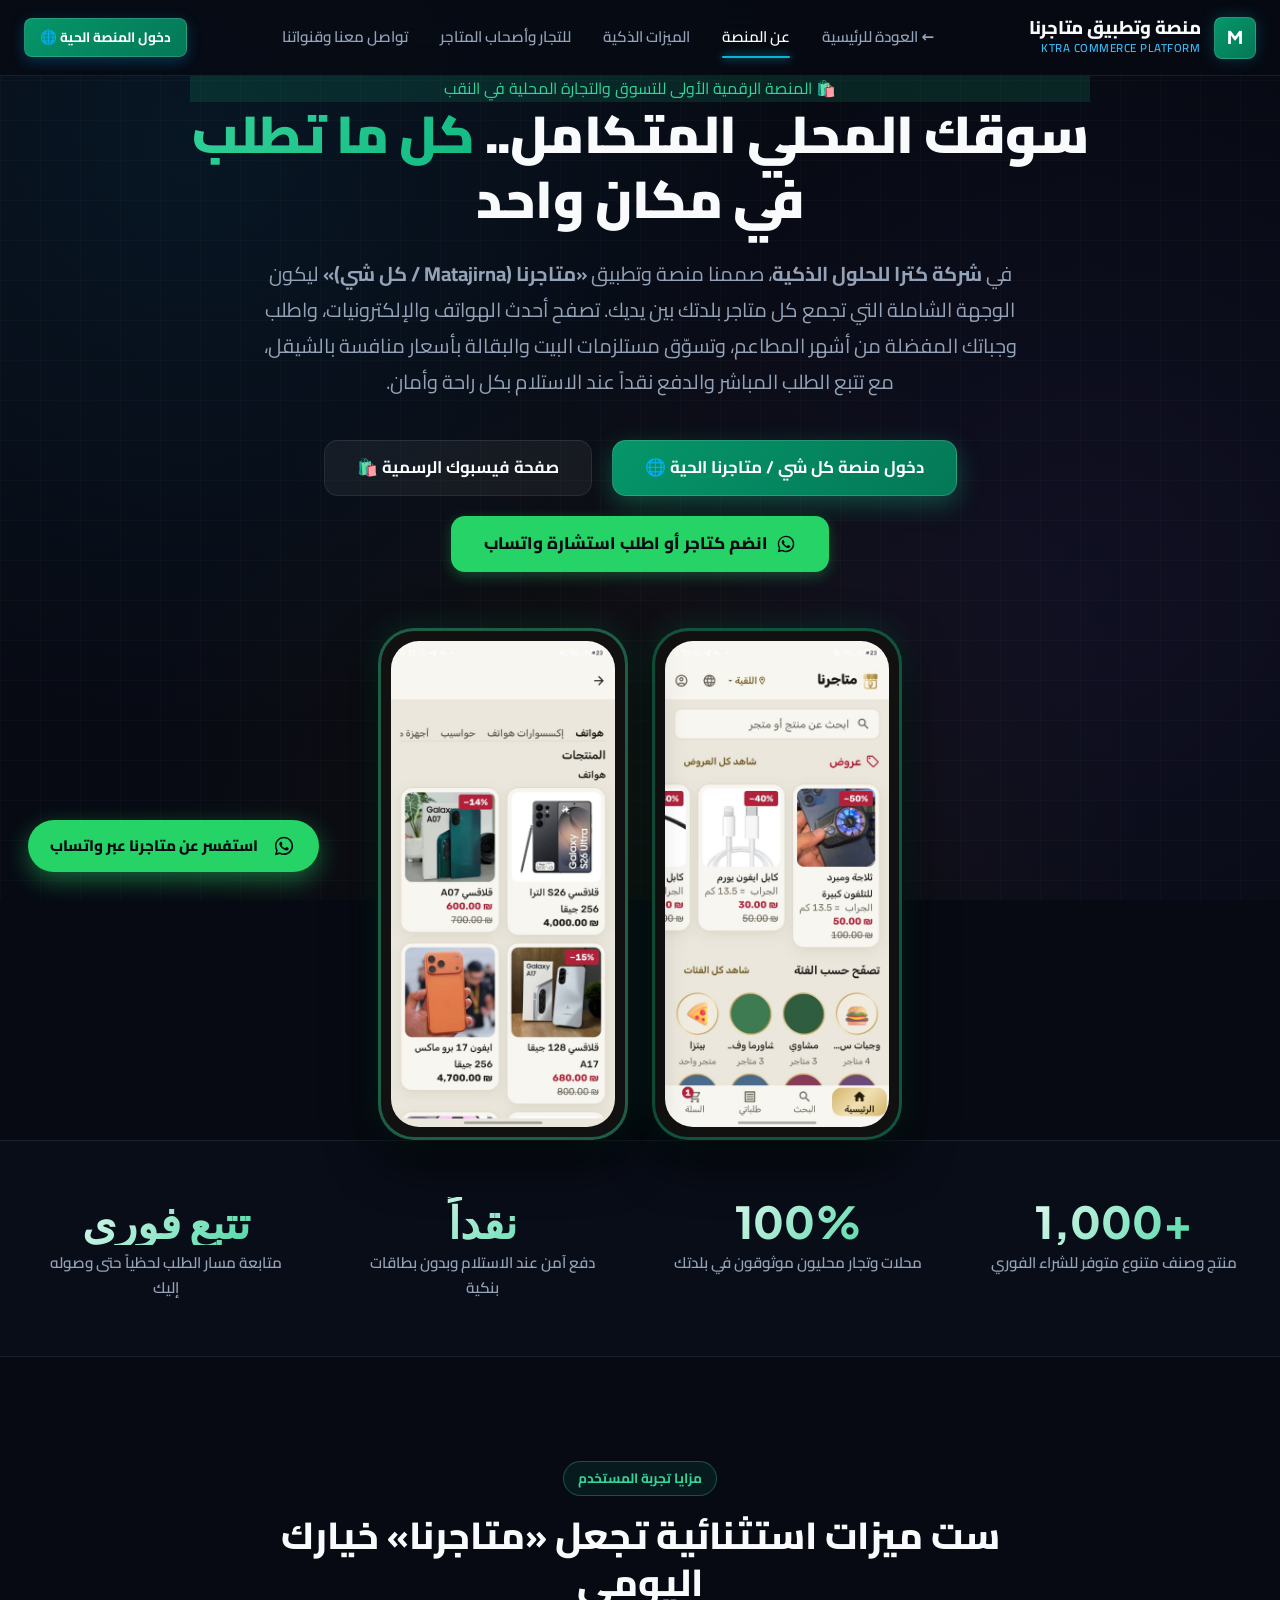
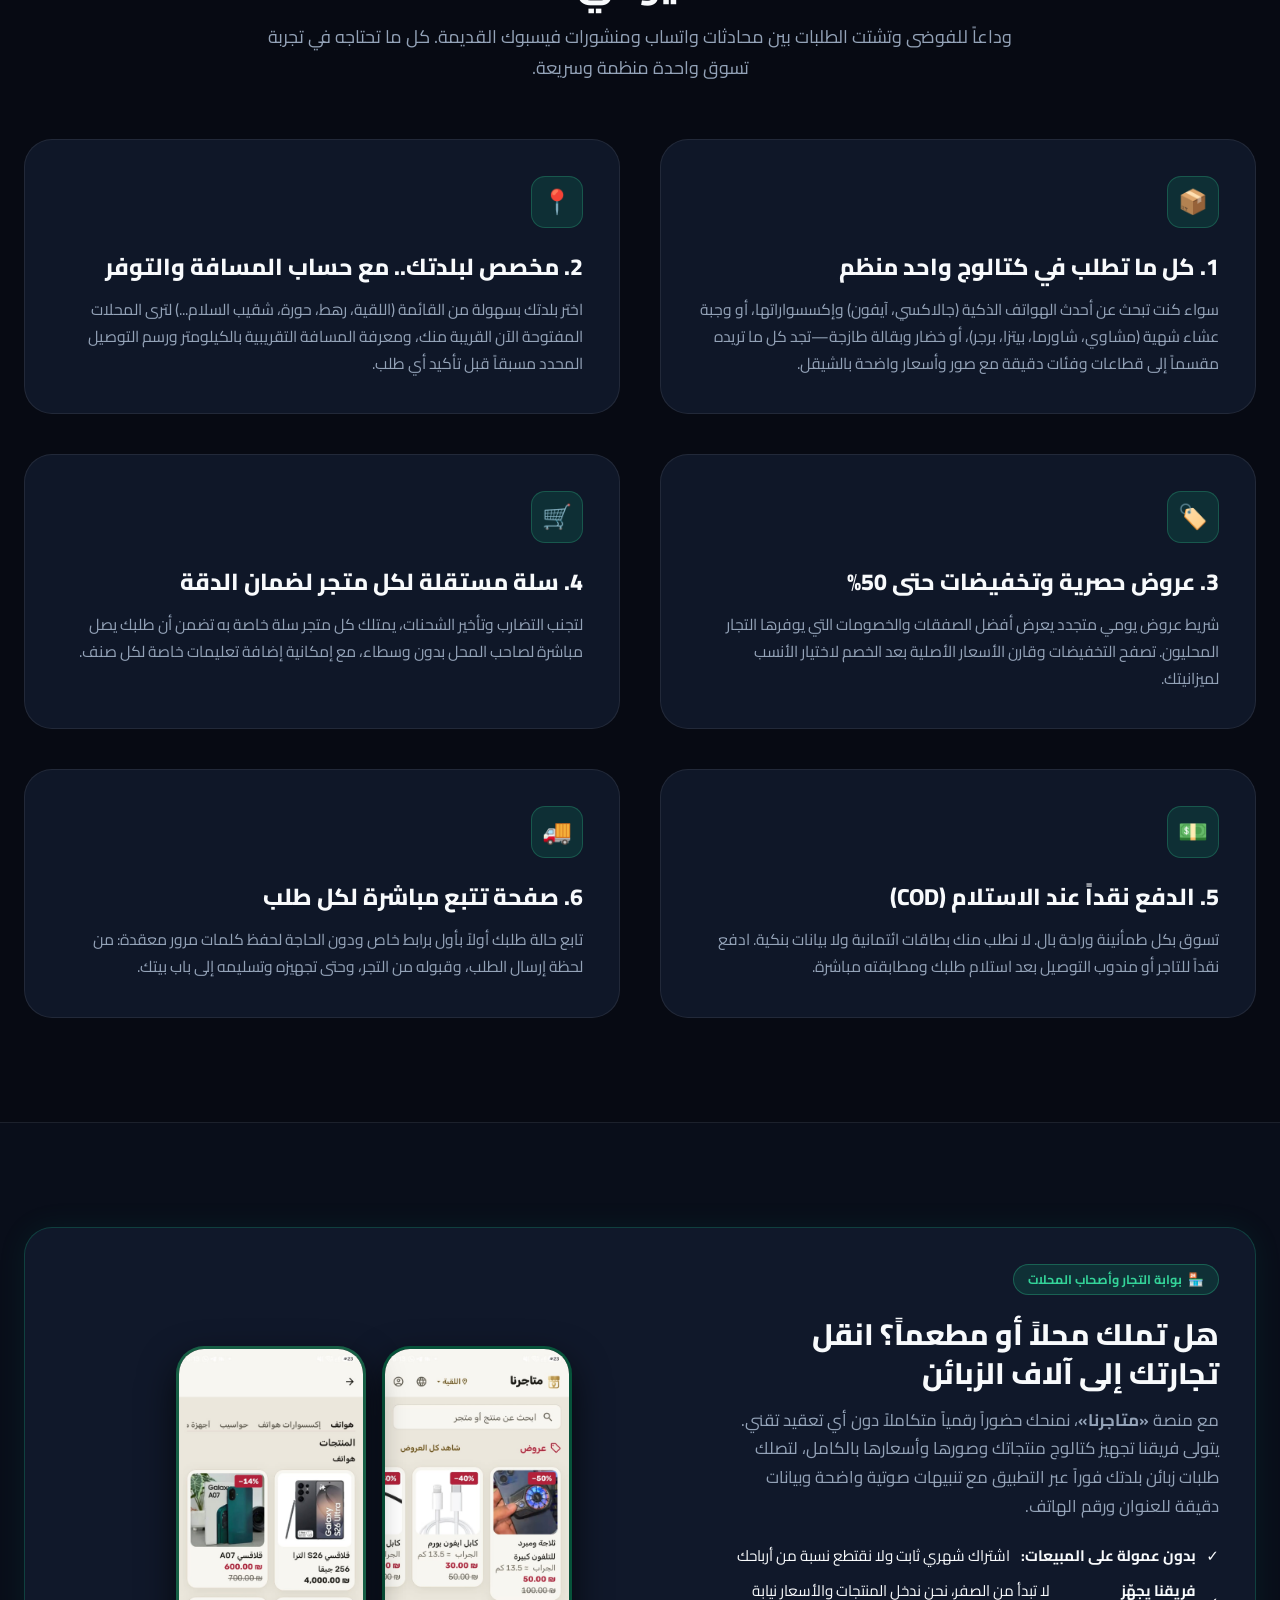
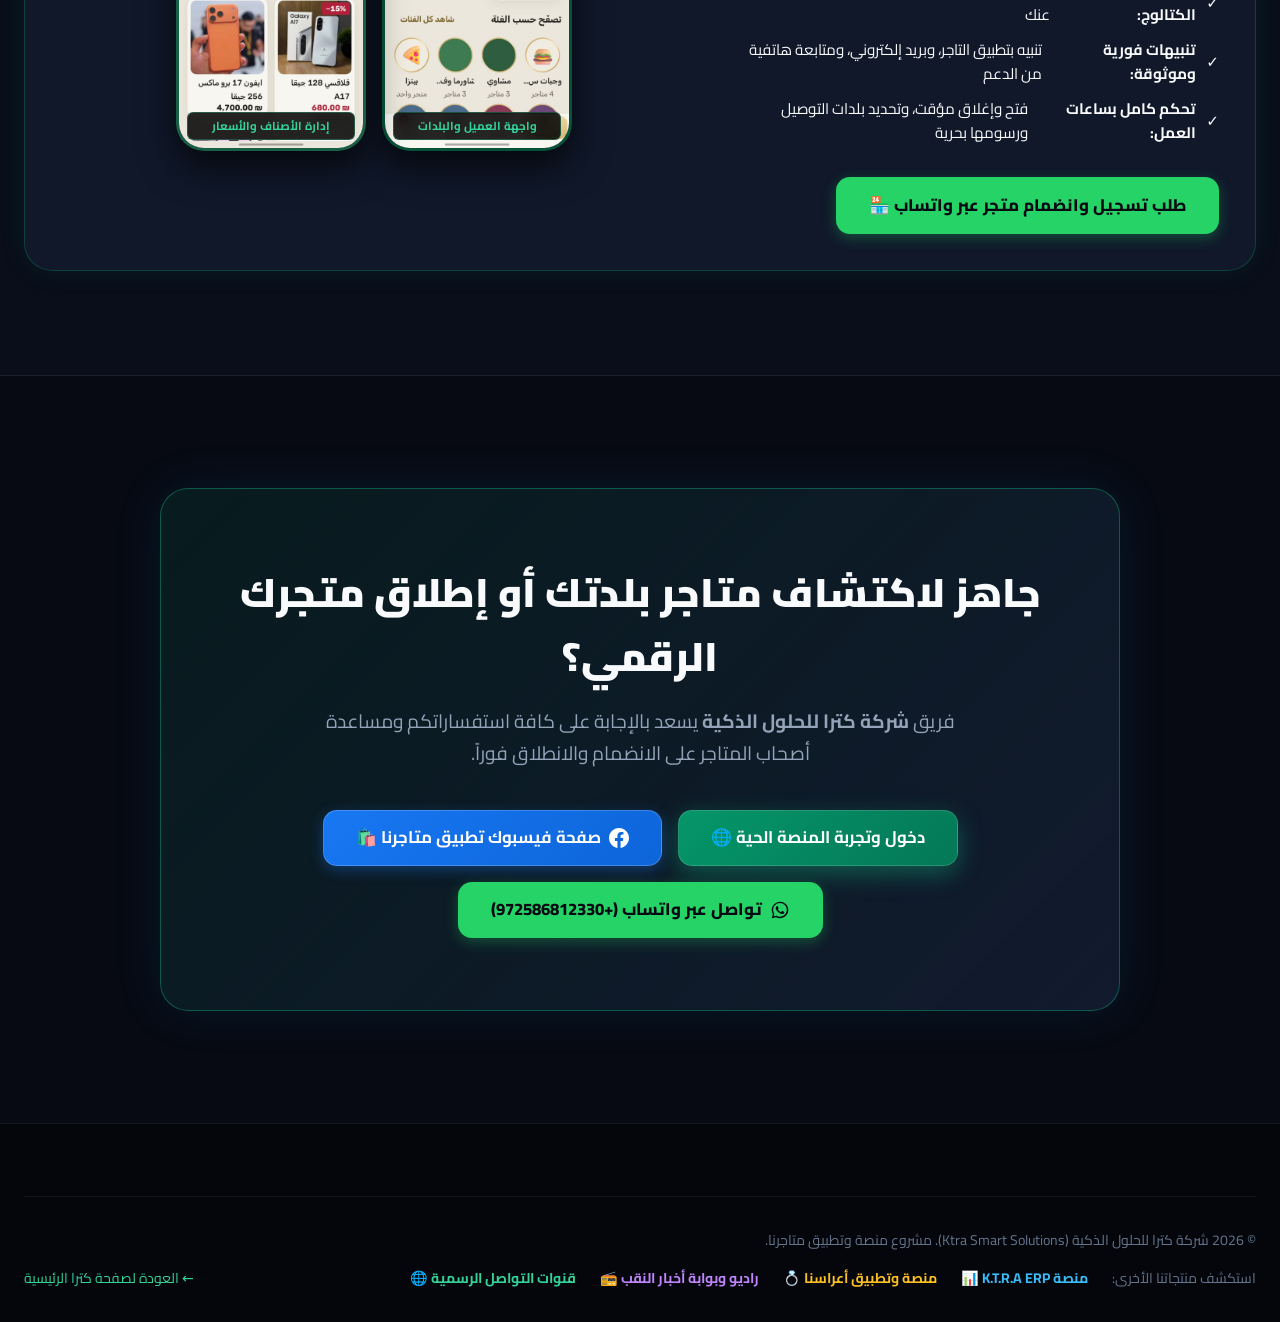
<file: products/matajirna.html>
<!DOCTYPE html>
<html lang="ar" dir="rtl">
<head>
  <meta charset="UTF-8">
  <meta name="viewport" content="width=device-width, initial-scale=1.0">
  <title>منصة وتطبيق متاجرنا | شركة كترا للحلول الذكية — سوقك المحلي المتكامل لكل ما تطلب</title>
  <meta name="description" content="منصة وتطبيق متاجرنا (Matajirna): سوق محلي ذكي متعدد التجار يجمع مطاعم ومتاجر بلدتك في النقب. تصفح الهواتف والإلكترونيات، المطاعم والوجبات، السوبرماركت، مع مقارنة الأسعار والدفع عند الاستلام.">
  <meta name="robots" content="index, follow">
  <link rel="canonical" href="https://home.ktra-pro.tech/products/matajirna.html">
  <meta name="keywords" content="متاجرنا, تطبيق متاجرنا, تسوق محلي النقب, مطاعم اللقية, متاجر رهط, هواتف النقب, توصيل طلبات, كترا للحلول الذكية, تجارة إلكترونية">

  <!-- Open Graph -->
  <meta property="og:title" content="منصة وتطبيق متاجرنا | شركة كترا للحلول الذكية">
  <meta property="og:description" content="سوقك المحلي المتكامل.. كل ما تطلب في مكان واحد وبكبسة زر! تصفح عروض ومتاجر بلدتك واطلب الآن.">
  <meta property="og:type" content="website">
  <meta property="og:url" content="https://home.ktra-pro.tech/products/matajirna.html">
  <meta property="og:image" content="https://home.ktra-pro.tech/assets/matajirna/01_matajirna_home_feed.png">

  <!-- Styles -->
  <link rel="stylesheet" href="../css/main.css?v=2.2.1">
  <style>
    .emerald-glow-card {
      border-color: rgba(16, 185, 129, 0.25) !important;
      box-shadow: 0 0 30px rgba(16, 185, 129, 0.08);
    }
    .emerald-glow-card:hover {
      border-color: rgba(16, 185, 129, 0.5) !important;
    }
    .hero-dual-showcase {
      display: flex;
      justify-content: center;
      align-items: center;
      gap: 1.5rem;
      margin: 2.5rem auto 0 auto;
      max-width: 600px;
    }
    .hero-phone-frame {
      max-width: 250px;
      border-radius: 36px;
      padding: 10px;
      background: #111;
      border: 3px solid rgba(16, 185, 129, 0.4);
      box-shadow: 0 20px 50px rgba(0, 0, 0, 0.8), 0 0 30px rgba(16, 185, 129, 0.2);
      transition: transform var(--transition-smooth);
    }
    .hero-phone-frame:hover {
      transform: translateY(-6px) scale(1.02);
    }
    .hero-phone-frame img {
      border-radius: 28px;
      width: 100%;
      height: auto;
      display: block;
    }
    .features-showcase-grid {
      display: grid;
      grid-template-columns: repeat(2, 1fr);
      gap: 2.5rem;
      margin-top: 3.5rem;
    }
    .showcase-card {
      background: var(--ktra-surface-card);
      border: 1px solid var(--ktra-glass-border);
      border-radius: var(--border-radius-xl);
      overflow: hidden;
      display: flex;
      flex-direction: column;
      transition: all var(--transition-normal);
    }
    .showcase-card:hover {
      border-color: rgba(16, 185, 129, 0.4);
      transform: translateY(-4px);
    }
    .showcase-content {
      padding: 2.25rem;
      display: flex;
      flex-direction: column;
      flex-grow: 1;
    }
    .showcase-icon-box {
      width: 52px;
      height: 52px;
      border-radius: 14px;
      background: rgba(16, 185, 129, 0.15);
      color: #34d399;
      display: flex;
      align-items: center;
      justify-content: center;
      font-size: 1.5rem;
      margin-bottom: 1.25rem;
      border: 1px solid rgba(52, 211, 153, 0.25);
    }
    .showcase-title {
      font-size: 1.45rem;
      font-weight: 800;
      color: var(--text-main);
      margin-bottom: 0.75rem;
    }
    .showcase-desc {
      color: var(--text-muted);
      font-size: 0.98rem;
      line-height: 1.7;
    }
    @media (max-width: 900px) {
      .features-showcase-grid {
        grid-template-columns: 1fr;
      }
    }
    @media (max-width: 580px) {
      .hero-dual-showcase {
        gap: 0.85rem;
      }
      .hero-phone-frame {
        max-width: 160px;
        padding: 6px;
        border-radius: 24px;
      }
      .hero-phone-frame img {
        border-radius: 18px;
      }
    }
  </style>
</head>
<body>

  <div class="bg-grid-pattern"></div>

  <!-- Header -->
  <header class="site-header">
    <div class="container">
      <div class="nav-wrapper">
        <a href="../index.html" class="brand-logo">
          <div class="logo-badge" style="background: linear-gradient(135deg, #059669, #047857);">M</div>
          <div class="logo-text">
            <span class="logo-title">منصة وتطبيق متاجرنا</span>
            <span class="logo-subtitle">KTRA COMMERCE PLATFORM</span>
          </div>
        </a>

        <ul class="nav-menu">
          <li><a href="../index.html" class="nav-link">← العودة للرئيسية</a></li>
          <li><a href="#overview" class="nav-link active">عن المنصة</a></li>
          <li><a href="#features" class="nav-link">الميزات الذكية</a></li>
          <li><a href="#merchants" class="nav-link">للتجار وأصحاب المتاجر</a></li>
          <li><a href="../contact.html" class="nav-link">تواصل معنا وقنواتنا</a></li>
        </ul>

        <div class="nav-actions">
          <a href="https://kolshee.ktra-pro.tech/" target="_blank" rel="noopener noreferrer" class="btn btn-primary btn-sm" style="background: linear-gradient(135deg, #059669, #047857);">
            <span>دخول المنصة الحية 🌐</span>
          </a>
        </div>
      </div>
    </div>
  </header>

  <!-- Hero Section -->
  <section id="overview" class="product-hero" style="text-align: center;">
    <div class="container">
      <div class="hero-content">
        <div class="product-hero-badge" style="background: rgba(16, 185, 129, 0.15); border-color: rgba(52, 211, 153, 0.3); color: #34d399;">
          <span>🛍️</span>
          <span>المنصة الرقمية الأولى للتسوق والتجارة المحلية في النقب</span>
        </div>

        <h1 class="hero-title">
          سوقك المحلي المتكامل.. <span style="background: linear-gradient(135deg, #34d399, #10b981); -webkit-background-clip: text; -webkit-text-fill-color: transparent;">كل ما تطلب</span> في مكان واحد
        </h1>

        <p class="hero-desc">
          في <strong>شركة كترا للحلول الذكية</strong>، صممنا منصة وتطبيق <strong>«متاجرنا (Matajirna / كل شي)»</strong> ليكون الوجهة الشاملة التي تجمع كل متاجر بلدتك بين يديك. تصفح أحدث الهواتف والإلكترونيات، واطلب وجباتك المفضلة من أشهر المطاعم، وتسوّق مستلزمات البيت والبقالة بأسعار منافسة بالشيقل، مع تتبع الطلب المباشر والدفع نقداً عند الاستلام بكل راحة وأمان.
        </p>

        <div class="hero-actions">
          <a href="https://kolshee.ktra-pro.tech/" target="_blank" rel="noopener noreferrer" class="btn btn-primary btn-lg" style="background: linear-gradient(135deg, #059669, #047857); box-shadow: 0 8px 25px rgba(16, 185, 129, 0.35);">
            <span>دخول منصة كل شي / متاجرنا الحية 🌐</span>
          </a>
          <a href="https://www.facebook.com/share/18bPrzviGf/" target="_blank" rel="noopener noreferrer" class="btn btn-secondary btn-lg">
            <span>صفحة فيسبوك الرسمية 🛍️</span>
          </a>
          <a href="https://wa.me/972586812330?text=%D9%85%D8%B1%D8%AD%D8%A8%D8%A7%D9%8B%20%D8%B4%D8%B1%D9%83%D8%A9%20%D9%83%D8%AA%D8%B1%D8%A7%D8%8C%20%D8%A3%D8%B1%D8%BA%D8%A8%20%D9%81%D9%8A%20%D8%A7%D9%84%D8%A7%D8%B3%D8%AA%D9%81%D8%B3%D8%A7%D8%B1%20%D8%B9%D9%86%20%D9%85%D9%86%D8%B5%D8%A9%20%D9%88%D8%AA%D8%B7%D8%A8%D9%8A%D9%82%20%D9%85%D8%AA%D8%A7%D8%AC%D8%B1%D9%86%D8%A7" target="_blank" rel="noopener noreferrer" class="btn btn-whatsapp btn-lg">
            <svg width="20" height="20" viewBox="0 0 24 24" fill="currentColor"><path d="M12.04 2c-5.46 0-9.91 4.45-9.91 9.91 0 1.75.46 3.45 1.32 4.95L2.05 22l5.25-1.38c1.45.79 3.08 1.21 4.74 1.21 5.46 0 9.91-4.45 9.91-9.91 0-2.65-1.03-5.14-2.9-7.01A9.816 9.816 0 0 0 12.04 2zm0 18.12c-1.49 0-2.95-.4-4.23-1.16l-.3-.18-3.14.82.84-3.06-.2-.31a8.106 8.106 0 0 1-1.25-4.42c0-4.51 3.67-8.18 8.18-8.18 2.19 0 4.24.85 5.79 2.4 1.54 1.55 2.4 3.61 2.4 5.79 0 4.51-3.67 8.18-8.18 8.18zm4.49-6.13c-.25-.12-1.47-.72-1.7-.81-.23-.08-.39-.12-.56.12-.17.25-.65.81-.8 1-.15.19-.3.21-.55.08-.25-.12-1.05-.39-2-1.24-.74-.66-1.24-1.47-1.39-1.72-.15-.25-.02-.38.11-.51.11-.11.25-.29.37-.44.12-.15.17-.25.25-.42.08-.17.04-.31-.02-.44-.06-.12-.56-1.34-.76-1.84-.2-.48-.41-.42-.56-.43h-.48c-.17 0-.44.06-.67.31-.23.25-.88.86-.88 2.1 0 1.24.9 2.44 1.03 2.61.12.17 1.78 2.72 4.31 3.81.6.26 1.07.41 1.44.53.61.19 1.16.17 1.6.1.49-.07 1.47-.6 1.68-1.18.21-.58.21-1.07.15-1.18-.07-.12-.23-.19-.48-.31z"/></svg>
            <span>انضم كتاجر أو اطلب استشارة واتساب</span>
          </a>
        </div>

        <!-- Dual Phone Mockup Preview -->
        <div class="hero-dual-showcase">
          <div class="hero-phone-frame">
            <img src="../assets/matajirna/01_matajirna_home_feed.png" alt="واجهة الرئيسية والعروض وتصفح الفئات في تطبيق متاجرنا">
          </div>
          <div class="hero-phone-frame" style="border-color: rgba(52, 211, 153, 0.4);">
            <img src="../assets/matajirna/02_matajirna_products_catalog.png" alt="كتالوج المنتجات والهواتف الذكية في تطبيق متاجرنا">
          </div>
        </div>
      </div>
    </div>
  </section>

  <!-- Metrics -->
  <section class="stats-section">
    <div class="container">
      <div class="stats-grid">
        <div class="stat-card">
          <div class="stat-value" style="background: linear-gradient(135deg, #fff, #34d399); -webkit-background-clip: text; -webkit-text-fill-color: transparent;">+1,000</div>
          <div class="stat-label">منتج وصنف متنوع متوفر للشراء الفوري</div>
        </div>
        <div class="stat-card">
          <div class="stat-value" style="background: linear-gradient(135deg, #fff, #34d399); -webkit-background-clip: text; -webkit-text-fill-color: transparent;">100%</div>
          <div class="stat-label">محلات وتجار محليون موثوقون في بلدتك</div>
        </div>
        <div class="stat-card">
          <div class="stat-value" style="background: linear-gradient(135deg, #fff, #34d399); -webkit-background-clip: text; -webkit-text-fill-color: transparent;">نقداً</div>
          <div class="stat-label">دفع آمن عند الاستلام وبدون بطاقات بنكية</div>
        </div>
        <div class="stat-card">
          <div class="stat-value" style="background: linear-gradient(135deg, #fff, #34d399); -webkit-background-clip: text; -webkit-text-fill-color: transparent;">تتبع فوري</div>
          <div class="stat-label">متابعة مسار الطلب لحظياً حتى وصوله إليك</div>
        </div>
      </div>
    </div>
  </section>

  <!-- Core Features Showcase -->
  <section id="features" class="products-section">
    <div class="container">
      <div class="section-header">
        <span class="section-tag" style="background: rgba(16, 185, 129, 0.1); border-color: rgba(52, 211, 153, 0.3); color: #34d399;">مزايا تجربة المستخدم</span>
        <h2 class="section-title">ست ميزات استثنائية تجعل «متاجرنا» خيارك اليومي</h2>
        <p class="section-desc">
          وداعاً للفوضى وتشتت الطلبات بين محادثات واتساب ومنشورات فيسبوك القديمة. كل ما تحتاجه في تجربة تسوق واحدة منظمة وسريعة.
        </p>
      </div>

      <div class="features-showcase-grid">
        <!-- Feature 1 -->
        <div class="showcase-card">
          <div class="showcase-content">
            <div class="showcase-icon-box">📦</div>
            <h3 class="showcase-title">1. كل ما تطلب في كتالوج واحد منظم</h3>
            <p class="showcase-desc">
              سواء كنت تبحث عن أحدث الهواتف الذكية (جالاكسي، آيفون) وإكسسواراتها، أو وجبة عشاء شهية (مشاوي، شاورما، بيتزا، برجر)، أو خضار وبقالة طازجة—تجد كل ما تريده مقسماً إلى قطاعات وفئات دقيقة مع صور وأسعار واضحة بالشيقل.
            </p>
          </div>
        </div>

        <!-- Feature 2 -->
        <div class="showcase-card">
          <div class="showcase-content">
            <div class="showcase-icon-box">📍</div>
            <h3 class="showcase-title">2. مخصص لبلدتك.. مع حساب المسافة والتوفر</h3>
            <p class="showcase-desc">
              اختر بلدتك بسهولة من القائمة (اللقية، رهط، حورة، شقيب السلام...) لترى المحلات المفتوحة الآن القريبة منك، ومعرفة المسافة التقريبية بالكيلومتر ورسم التوصيل المحدد مسبقاً قبل تأكيد أي طلب.
            </p>
          </div>
        </div>

        <!-- Feature 3 -->
        <div class="showcase-card">
          <div class="showcase-content">
            <div class="showcase-icon-box">🏷️</div>
            <h3 class="showcase-title">3. عروض حصرية وتخفيضات حتى 50%</h3>
            <p class="showcase-desc">
              شريط عروض يومي متجدد يعرض أفضل الصفقات والخصومات التي يوفرها التجار المحليون. تصفح التخفيضات وقارن الأسعار الأصلية بعد الخصم لاختيار الأنسب لميزانيتك.
            </p>
          </div>
        </div>

        <!-- Feature 4 -->
        <div class="showcase-card">
          <div class="showcase-content">
            <div class="showcase-icon-box">🛒</div>
            <h3 class="showcase-title">4. سلة مستقلة لكل متجر لضمان الدقة</h3>
            <p class="showcase-desc">
              لتجنب التضارب وتأخير الشحنات، يمتلك كل متجر سلة خاصة به تضمن أن طلبك يصل مباشرة لصاحب المحل بدون وسطاء، مع إمكانية إضافة تعليمات خاصة لكل صنف.
            </p>
          </div>
        </div>

        <!-- Feature 5 -->
        <div class="showcase-card">
          <div class="showcase-content">
            <div class="showcase-icon-box">💵</div>
            <h3 class="showcase-title">5. الدفع نقداً عند الاستلام (COD)</h3>
            <p class="showcase-desc">
              تسوق بكل طمأنينة وراحة بال. لا نطلب منك بطاقات ائتمانية ولا بيانات بنكية. ادفع نقداً للتاجر أو مندوب التوصيل بعد استلام طلبك ومطابقته مباشرة.
            </p>
          </div>
        </div>

        <!-- Feature 6 -->
        <div class="showcase-card">
          <div class="showcase-content">
            <div class="showcase-icon-box">🚚</div>
            <h3 class="showcase-title">6. صفحة تتبع مباشرة لكل طلب</h3>
            <p class="showcase-desc">
              تابع حالة طلبك أولاً بأول برابط خاص ودون الحاجة لحفظ كلمات مرور معقدة: من لحظة إرسال الطلب، وقبوله من التجر، وحتى تجهيزه وتسليمه إلى باب بيتك.
            </p>
          </div>
        </div>
      </div>
    </div>
  </section>

  <!-- Merchant Section -->
  <section id="merchants" class="services-section">
    <div class="container">
      <div class="bento-card bento-large emerald-glow-card">
        <div class="card-content">
          <span class="card-badge badge-matajirna">
            <span>🏪</span>
            <span>بوابة التجار وأصحاب المحلات</span>
          </span>
          <h2 class="card-title">هل تملك محلاً أو مطعماً؟ انقل تجارتك إلى آلاف الزبائن</h2>
          <p class="card-desc">
            مع منصة <strong>«متاجرنا»</strong>، نمنحك حضوراً رقمياً متكاملاً دون أي تعقيد تقني. يتولى فريقنا تجهيز كتالوج منتجاتك وصورها وأسعارها بالكامل، لتصلك طلبات زبائن بلدتك فوراً عبر التطبيق مع تنبيهات صوتية واضحة وبيانات دقيقة للعنوان ورقم الهاتف.
          </p>
          <ul class="card-features">
            <li>✓ <strong>بدون عمولة على المبيعات:</strong> اشتراك شهري ثابت ولا نقتطع نسبة من أرباحك</li>
            <li>✓ <strong>فريقنا يجهّز الكتالوج:</strong> لا تبدأ من الصفر، نحن ندخل المنتجات والأسعار نيابة عنك</li>
            <li>✓ <strong>تنبيهات فورية وموثوقة:</strong> تنبيه بتطبيق التاجر، وبريد إلكتروني، ومتابعة هاتفية من الدعم</li>
            <li>✓ <strong>تحكم كامل بساعات العمل:</strong> فتح وإغلاق مؤقت، وتحديد بلدات التوصيل ورسومها بحرية</li>
          </ul>
          <div class="card-actions">
            <a href="https://wa.me/972586812330?text=%D9%85%D8%B1%D8%AD%D8%A8%D8%A7%D9%8B%20%D8%B4%D8%B1%D9%83%D8%A9%20%D9%83%D8%AA%D8%B1%D8%A7%D8%8C%20%D8%A3%D9%86%D8%A7%20%D8%B5%D8%A7%D8%AD%D8%A8%20%D9%85%D8%AA%D8%AC%D8%B1%20%D9%88%D8%A3%D8%B1%D8%BA%D8%A8%20%D9%81%D9%8A%20%D8%A7%D9%84%D8%A7%D9%86%D8%B6%D9%85%D8%A7%D9%85%20%D8%A5%D9%84%D9%89%20%D9%85%D9%86%D8%B5%D8%A9%20%D9%85%D8%AA%D8%A7%D8%AC%D8%B1%D9%86%D8%A7" target="_blank" rel="noopener noreferrer" class="btn btn-whatsapp btn-lg">
              <span>طلب تسجيل وانضمام متجر عبر واتساب 🏪</span>
            </a>
          </div>
        </div>
        <div class="phones-showcase-container" style="display: flex; gap: 16px; justify-content: center; align-items: center; width: 100%; padding: 10px 0;">
          <div class="phone-screen-box" style="flex: 0 0 190px; width: 190px; max-width: 190px; border-radius: 28px; overflow: hidden; border: 3px solid rgba(16, 185, 129, 0.45); box-shadow: 0 16px 36px rgba(0, 0, 0, 0.7); background: #000; position: relative;">
            <img src="../assets/matajirna/01_matajirna_home_feed.png" alt="واجهة تطبيق متاجرنا - الرئيسية والعروض" loading="lazy" style="width: 100%; height: auto; max-height: 420px; display: block; object-fit: contain;">
            <span class="phone-screen-badge">واجهة العميل والبلدات</span>
          </div>
          <div class="phone-screen-box" style="flex: 0 0 190px; width: 190px; max-width: 190px; border-radius: 28px; overflow: hidden; border: 3px solid rgba(52, 211, 153, 0.45); box-shadow: 0 16px 36px rgba(0, 0, 0, 0.7); background: #000; position: relative;">
            <img src="../assets/matajirna/02_matajirna_products_catalog.png" alt="كتالوج المنتجات والأسعار" loading="lazy" style="width: 100%; height: auto; max-height: 420px; display: block; object-fit: contain;">
            <span class="phone-screen-badge">إدارة الأصناف والأسعار</span>
          </div>
        </div>
      </div>
    </div>
  </section>

  <!-- Final CTA -->
  <section id="contact" class="cta-section">
    <div class="container">
      <div class="cta-box" style="border-color: rgba(16, 185, 129, 0.4); background: linear-gradient(135deg, rgba(16, 185, 129, 0.1) 0%, rgba(19, 28, 49, 0.9) 100%);">
        <h2>جاهز لاكتشاف متاجر بلدتك أو إطلاق متجرك الرقمي؟</h2>
        <p>
          فريق <strong>شركة كترا للحلول الذكية</strong> يسعد بالإجابة على كافة استفساراتكم ومساعدة أصحاب المتاجر على الانضمام والانطلاق فوراً.
        </p>
        <div style="display: flex; justify-content: center; gap: 1rem; flex-wrap: wrap;">
          <a href="https://kolshee.ktra-pro.tech/" target="_blank" rel="noopener noreferrer" class="btn btn-primary btn-lg" style="background: linear-gradient(135deg, #059669, #047857); box-shadow: 0 8px 25px rgba(16, 185, 129, 0.4);">
            <span>دخول وتجربة المنصة الحية 🌐</span>
          </a>
          <a href="https://www.facebook.com/share/18bPrzviGf/" target="_blank" rel="noopener noreferrer" class="btn btn-facebook btn-lg">
            <svg width="20" height="20" viewBox="0 0 24 24" fill="currentColor"><path d="M24 12.073c0-6.627-5.373-12-12-12s-12 5.373-12 12c0 5.99 4.388 10.954 10.125 11.854v-8.385H7.078v-3.47h3.047V9.43c0-3.007 1.792-4.669 4.533-4.669 1.312 0 2.686.235 2.686.235v2.953H15.83c-1.491 0-1.956.925-1.956 1.874v2.25h3.328l-.532 3.47h-2.796v8.385C19.612 23.027 24 18.062 24 12.073z"/></svg>
            <span>صفحة فيسبوك تطبيق متاجرنا 🛍️</span>
          </a>
          <a href="https://wa.me/972586812330?text=%D9%85%D8%B1%D8%AD%D8%A8%D8%A7%D9%8B%20%D8%B4%D8%B1%D9%83%D8%A9%20%D9%83%D8%AA%D8%B1%D8%A7%D8%8C%20%D8%A3%D8%B1%D8%BA%D8%A8%20%D9%81%D9%8A%20%D8%A7%D9%84%D8%A7%D8%B3%D8%AA%D9%81%D8%B3%D8%A7%D8%B1%20%D8%B9%D9%86%20%D8%AA%D8%B7%D8%A8%D9%8A%D9%82%20%D9%85%D8%AA%D8%A7%D8%AC%D8%B1%D9%86%D8%A7" target="_blank" rel="noopener noreferrer" class="btn btn-whatsapp btn-lg">
            <svg width="20" height="20" viewBox="0 0 24 24" fill="currentColor"><path d="M12.04 2c-5.46 0-9.91 4.45-9.91 9.91 0 1.75.46 3.45 1.32 4.95L2.05 22l5.25-1.38c1.45.79 3.08 1.21 4.74 1.21 5.46 0 9.91-4.45 9.91-9.91 0-2.65-1.03-5.14-2.9-7.01A9.816 9.816 0 0 0 12.04 2zm0 18.12c-1.49 0-2.95-.4-4.23-1.16l-.3-.18-3.14.82.84-3.06-.2-.31a8.106 8.106 0 0 1-1.25-4.42c0-4.51 3.67-8.18 8.18-8.18 2.19 0 4.24.85 5.79 2.4 1.54 1.55 2.4 3.61 2.4 5.79 0 4.51-3.67 8.18-8.18 8.18zm4.49-6.13c-.25-.12-1.47-.72-1.7-.81-.23-.08-.39-.12-.56.12-.17.25-.65.81-.8 1-.15.19-.3.21-.55.08-.25-.12-1.05-.39-2-1.24-.74-.66-1.24-1.47-1.39-1.72-.15-.25-.02-.38.11-.51.11-.11.25-.29.37-.44.12-.15.17-.25.25-.42.08-.17.04-.31-.02-.44-.06-.12-.56-1.34-.76-1.84-.2-.48-.41-.42-.56-.43h-.48c-.17 0-.44.06-.67.31-.23.25-.88.86-.88 2.1 0 1.24.9 2.44 1.03 2.61.12.17 1.78 2.72 4.31 3.81.6.26 1.07.41 1.44.53.61.19 1.16.17 1.6.1.49-.07 1.47-.6 1.68-1.18.21-.58.21-1.07.15-1.18-.07-.12-.23-.19-.48-.31z"/></svg>
            <span>تواصل عبر واتساب (+972586812330)</span>
          </a>
        </div>
      </div>
    </div>
  </section>

  <!-- Footer -->
  <footer class="site-footer">
    <div class="container">
      <div class="footer-bottom">
        <p>© 2026 شركة كترا للحلول الذكية (Ktra Smart Solutions). مشروع منصة وتطبيق متاجرنا.</p>
        <div style="display: flex; gap: 1.5rem; align-items: center; flex-wrap: wrap;">
          <span style="color: var(--text-dim);">استكشف منتجاتنا الأخرى:</span>
          <a href="erp.html" style="color: #38bdf8; font-weight: 700;">منصة K.T.R.A ERP 📊</a>
          <a href="aarasna.html" style="color: #fbbf24; font-weight: 700;">منصة وتطبيق أعراسنا 💍</a>
          <a href="radio-news.html" style="color: #c084fc; font-weight: 700;">راديو وبوابة أخبار النقب 📻</a>
          <a href="../contact.html" style="color: #34d399; font-weight: 700;">قنوات التواصل الرسمية 🌐</a>
        </div>
        <a href="../index.html" style="color: #34d399;">← العودة لصفحة كترا الرئيسية</a>
      </div>
    </div>
  </footer>

  <!-- Floating WhatsApp -->
  <a href="https://wa.me/972586812330?text=%D9%85%D8%B1%D8%AD%D8%A8%D8%A7%D9%8B%20%D8%B4%D8%B1%D9%83%D8%A9%20%D9%83%D8%AA%D8%B1%D8%A7%D8%8C%20%D8%A3%D8%B1%D8%BA%D8%A8%20%D9%81%D9%8A%20%D8%A7%D9%84%D8%A7%D8%B3%D8%AA%D9%81%D8%B3%D8%A7%D8%B1%20%D8%B9%D9%86%20%D9%85%D9%86%D8%B5%D8%A9%20%D9%88%D8%AA%D8%B7%D8%A8%D9%8A%D9%82%20%D9%85%D8%AA%D8%A7%D8%AC%D8%B1%D9%86%D8%A7" target="_blank" rel="noopener noreferrer" class="whatsapp-float" aria-label="تواصل عبر واتساب">
    <div class="whatsapp-icon-circle">
      <svg width="22" height="22" viewBox="0 0 24 24" fill="currentColor"><path d="M12.04 2c-5.46 0-9.91 4.45-9.91 9.91 0 1.75.46 3.45 1.32 4.95L2.05 22l5.25-1.38c1.45.79 3.08 1.21 4.74 1.21 5.46 0 9.91-4.45 9.91-9.91 0-2.65-1.03-5.14-2.9-7.01A9.816 9.816 0 0 0 12.04 2zm0 18.12c-1.49 0-2.95-.4-4.23-1.16l-.3-.18-3.14.82.84-3.06-.2-.31a8.106 8.106 0 0 1-1.25-4.42c0-4.51 3.67-8.18 8.18-8.18 2.19 0 4.24.85 5.79 2.4 1.54 1.55 2.4 3.61 2.4 5.79 0 4.51-3.67 8.18-8.18 8.18zm4.49-6.13c-.25-.12-1.47-.72-1.7-.81-.23-.08-.39-.12-.56.12-.17.25-.65.81-.8 1-.15.19-.3.21-.55.08-.25-.12-1.05-.39-2-1.24-.74-.66-1.24-1.47-1.39-1.72-.15-.25-.02-.38.11-.51.11-.11.25-.29.37-.44.12-.15.17-.25.25-.42.08-.17.04-.31-.02-.44-.06-.12-.56-1.34-.76-1.84-.2-.48-.41-.42-.56-.43h-.48c-.17 0-.44.06-.67.31-.23.25-.88.86-.88 2.1 0 1.24.9 2.44 1.03 2.61.12.17 1.78 2.72 4.31 3.81.6.26 1.07.41 1.44.53.61.19 1.16.17 1.6.1.49-.07 1.47-.6 1.68-1.18.21-.58.21-1.07.15-1.18-.07-.12-.23-.19-.48-.31z"/></svg>
    </div>
    <span>استفسر عن متاجرنا عبر واتساب</span>
  </a>

  <script src="../js/main.js"></script>
</body>
</html>
</file>
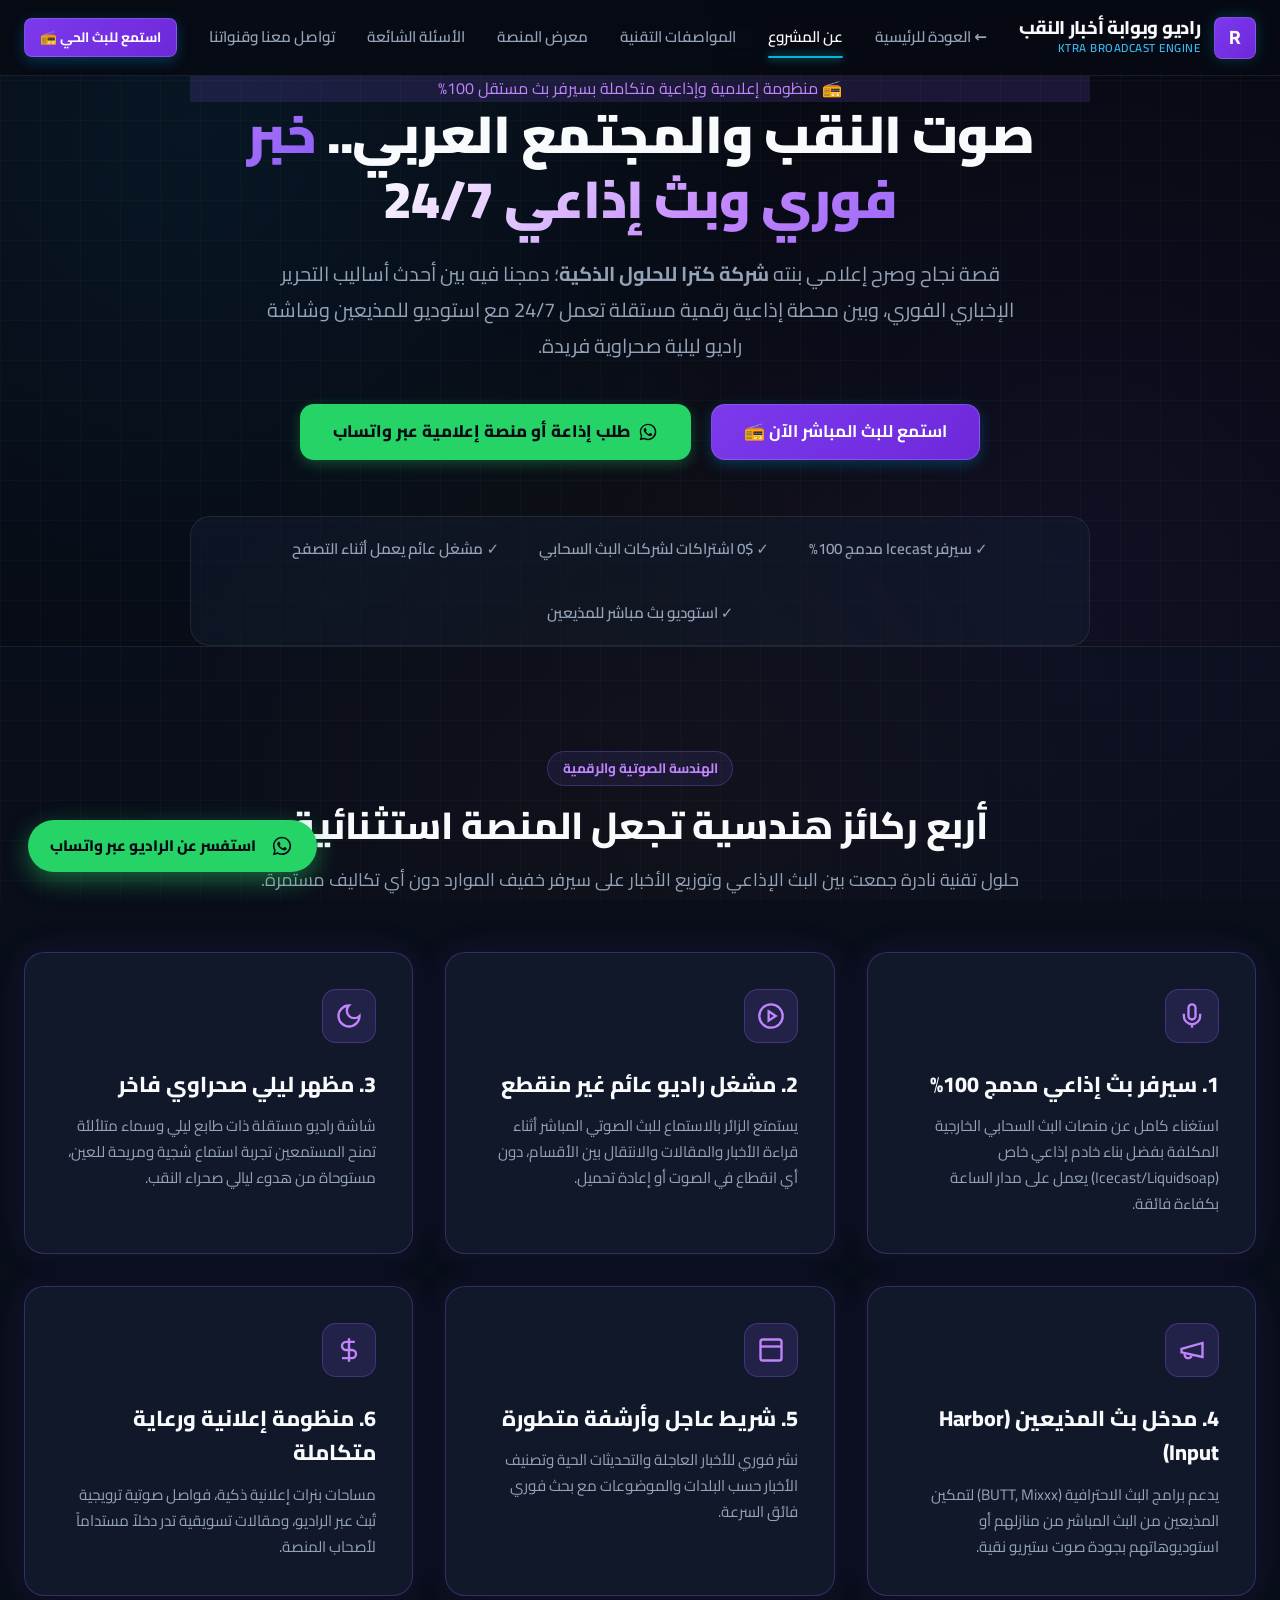
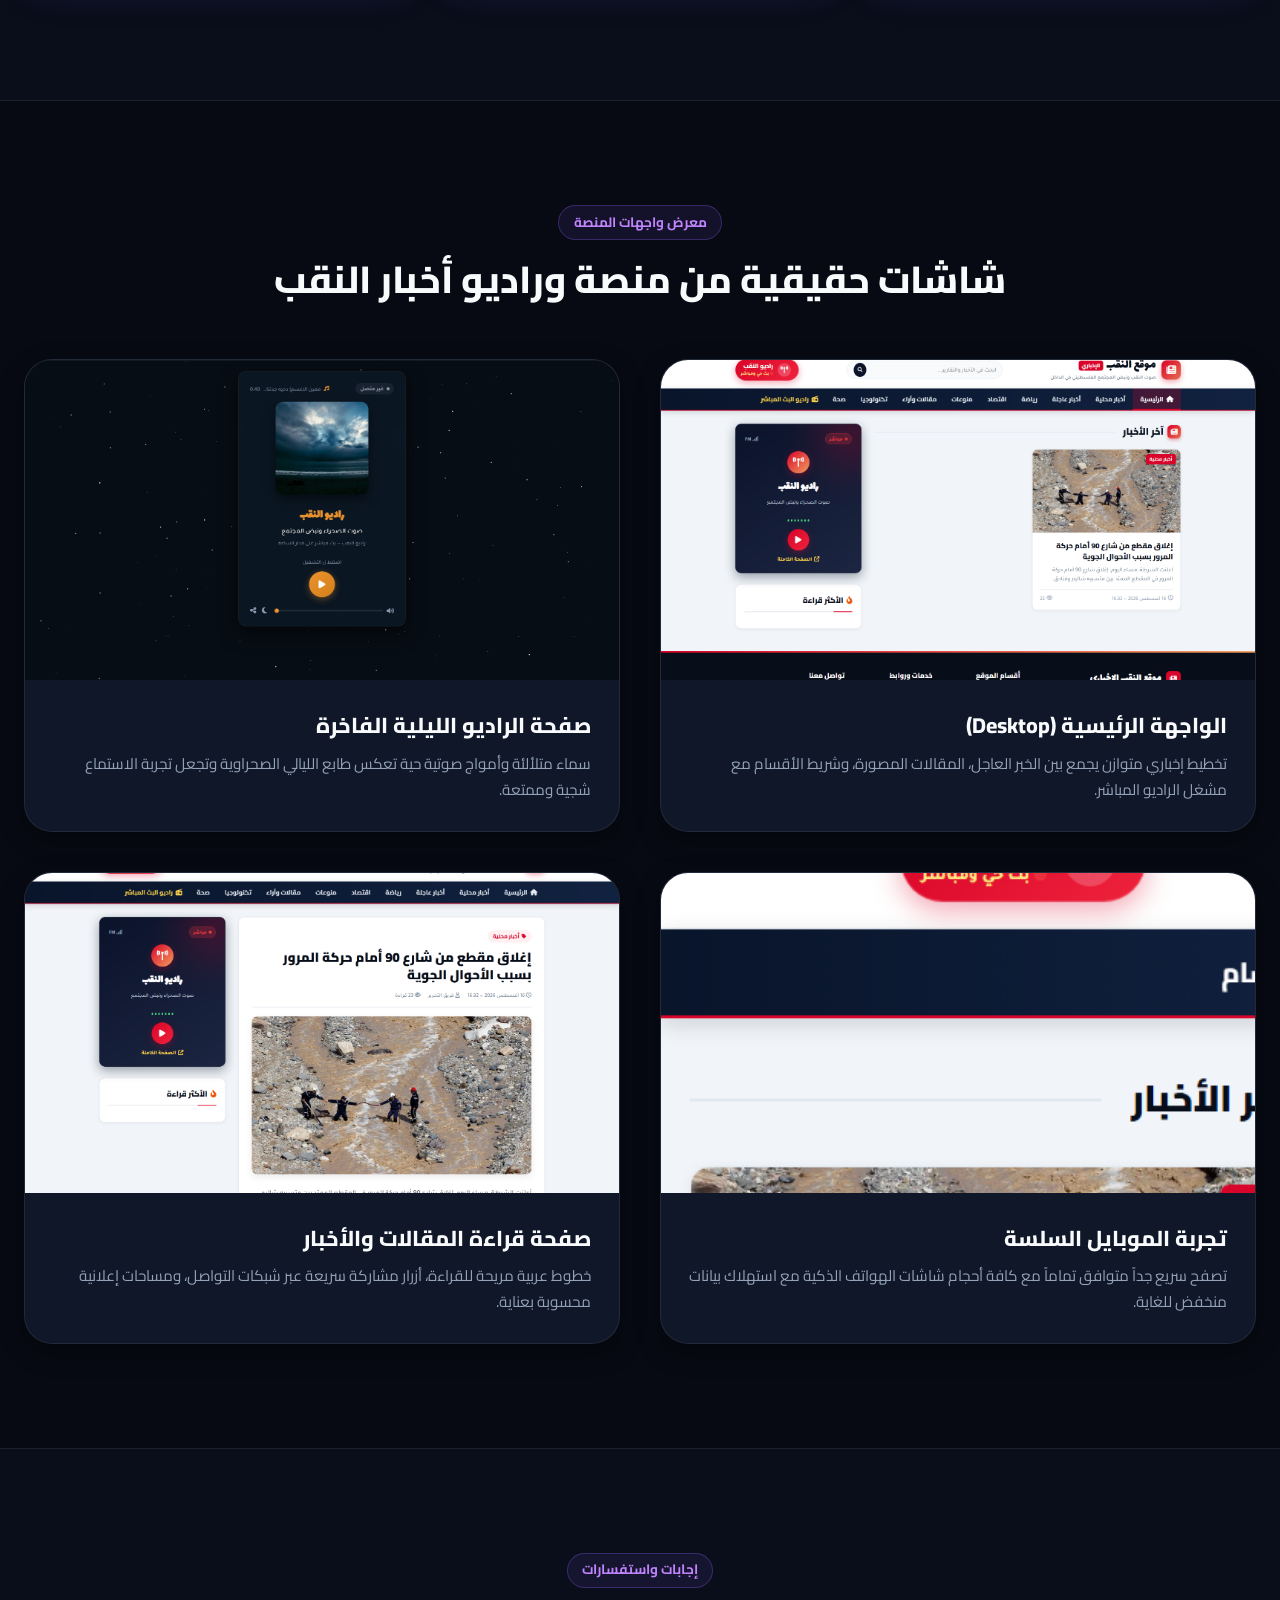
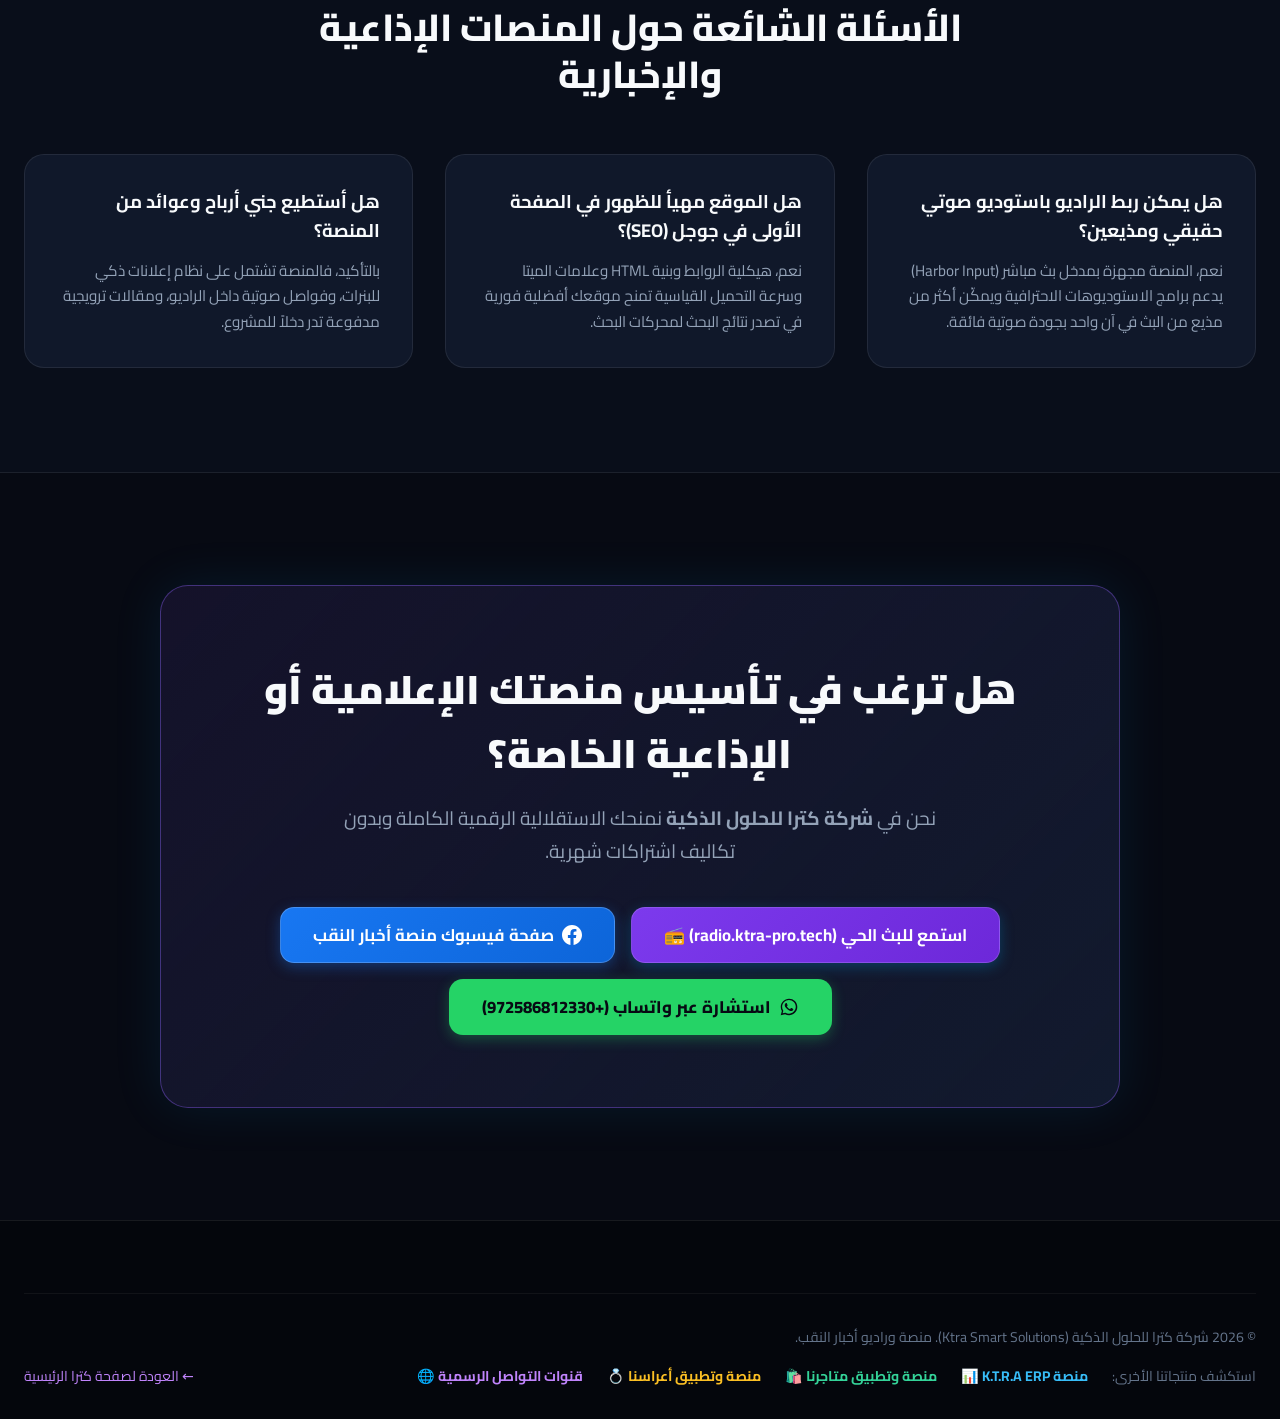
<file: products/radio-news.html>
<!DOCTYPE html>
<html lang="ar" dir="rtl">
<head>
  <meta charset="UTF-8">
  <meta name="viewport" content="width=device-width, initial-scale=1.0">
  <title>بوابة وراديو أخبار النقب | شركة كترا للحلول الذكية — منظومة إعلامية وبث إذاعي 24/7</title>
  <meta name="description" content="قصة نجاح منصة وراديو أخبار النقب: بوابات إخبارية سريعة وخادم بث إذاعي مستقل 100% مع استوديوهات للمذيعين وتصميم ليلي صحراوي فاخر.">
  <meta name="robots" content="index, follow">
  <link rel="canonical" href="https://home.ktra-pro.tech/products/radio-news.html">
  <meta name="keywords" content="أخبار النقب, راديو النقب, إذاعة رقمية, بث مباشر, Icecast, Liquidsoap, كترا للحلول الذكية, بوابة إخبارية">

  <!-- Open Graph -->
  <meta property="og:title" content="بوابة وراديو أخبار النقب | شركة كترا للحلول الذكية">
  <meta property="og:description" content="صوت النقب والمجتمع العربي.. خبر فوري وبث إذاعي 24/7 بسيرفر بث مستقل 100%.">
  <meta property="og:type" content="website">
  <meta property="og:url" content="https://home.ktra-pro.tech/products/radio-news.html">
  <meta property="og:image" content="https://home.ktra-pro.tech/assets/radio/01_%D8%A7%D9%84%D8%B1%D8%A6%D9%8A%D8%B3%D9%8A%D8%A9_Desktop_Homepage.png">

  <!-- Styles -->
  <link rel="stylesheet" href="../css/main.css?v=2.2.1">
  <style>
    .radio-purple-card {
      border-color: rgba(139, 92, 246, 0.3) !important;
      box-shadow: 0 0 35px rgba(139, 92, 246, 0.1);
    }
    .radio-purple-card:hover {
      border-color: rgba(139, 92, 246, 0.6) !important;
    }
    .radio-gallery-grid {
      display: grid;
      grid-template-columns: repeat(2, 1fr);
      gap: 2.5rem;
      margin-top: 3.5rem;
    }
    .radio-gallery-item {
      background: var(--ktra-surface-card);
      border: 1px solid var(--ktra-glass-border);
      border-radius: var(--border-radius-xl);
      overflow: hidden;
      box-shadow: var(--shadow-md);
      transition: all var(--transition-normal);
    }
    .radio-gallery-item:hover {
      border-color: rgba(139, 92, 246, 0.45);
      transform: translateY(-4px);
    }
    .radio-gallery-image {
      height: 320px;
      background: #05070e;
      overflow: hidden;
      position: relative;
    }
    .radio-gallery-image img {
      width: 100%;
      height: 100%;
      object-fit: cover;
      transition: transform var(--transition-smooth);
    }
    .radio-gallery-item:hover .radio-gallery-image img {
      transform: scale(1.03);
    }
    .radio-gallery-caption {
      padding: 1.75rem;
    }
    .radio-gallery-caption h3 {
      font-size: 1.35rem;
      font-weight: 800;
      color: var(--text-main);
      margin-bottom: 0.5rem;
    }
    .radio-gallery-caption p {
      color: var(--text-muted);
      font-size: 0.95rem;
      line-height: 1.7;
    }
    .faq-grid {
      display: grid;
      grid-template-columns: repeat(3, 1fr);
      gap: 2rem;
      margin-top: 3rem;
    }
    .faq-card {
      background: var(--ktra-surface-card);
      border: 1px solid var(--ktra-glass-border);
      border-radius: var(--border-radius-lg);
      padding: 2rem;
    }
    .faq-card h4 {
      font-size: 1.15rem;
      color: var(--text-main);
      margin-bottom: 0.75rem;
    }
    .faq-card p {
      color: var(--text-muted);
      font-size: 0.95rem;
      line-height: 1.7;
    }
    @media (max-width: 900px) {
      .radio-gallery-grid { grid-template-columns: 1fr; }
      .faq-grid { grid-template-columns: 1fr; }
    }
  </style>
</head>
<body>

  <div class="bg-grid-pattern"></div>

  <!-- Header -->
  <header class="site-header">
    <div class="container">
      <div class="nav-wrapper">
        <a href="../index.html" class="brand-logo">
          <div class="logo-badge" style="background: linear-gradient(135deg, #7c3aed, #6d28d9);">R</div>
          <div class="logo-text">
            <span class="logo-title">راديو وبوابة أخبار النقب</span>
            <span class="logo-subtitle">KTRA BROADCAST ENGINE</span>
          </div>
        </a>

        <ul class="nav-menu">
          <li><a href="../index.html" class="nav-link">← العودة للرئيسية</a></li>
          <li><a href="#overview" class="nav-link active">عن المشروع</a></li>
          <li><a href="#features" class="nav-link">المواصفات التقنية</a></li>
          <li><a href="#gallery" class="nav-link">معرض المنصة</a></li>
          <li><a href="#faq" class="nav-link">الأسئلة الشائعة</a></li>
          <li><a href="../contact.html" class="nav-link">تواصل معنا وقنواتنا</a></li>
        </ul>

        <div class="nav-actions">
          <a href="https://radio.ktra-pro.tech/" target="_blank" rel="noopener noreferrer" class="btn btn-primary btn-sm" style="background: linear-gradient(135deg, #7c3aed, #6d28d9);">
            <span>استمع للبث الحي 📻</span>
          </a>
        </div>
      </div>
    </div>
  </header>

  <!-- Hero Section -->
  <section id="overview" class="product-hero" style="text-align: center;">
    <div class="container">
      <div class="hero-content">
        <div class="product-hero-badge" style="background: rgba(139, 92, 246, 0.15); border-color: rgba(139, 92, 246, 0.3); color: #c084fc;">
          <span>📻</span>
          <span>منظومة إعلامية وإذاعية متكاملة بسيرفر بث مستقل 100%</span>
        </div>

        <h1 class="hero-title">
          صوت النقب والمجتمع العربي.. <span class="text-gradient" style="background: linear-gradient(135deg, #fff 0%, #c084fc 60%, #8b5cf6 100%); -webkit-background-clip: text; -webkit-text-fill-color: transparent;">خبر فوري وبث إذاعي 24/7</span>
        </h1>

        <p class="hero-desc">
          قصة نجاح وصرح إعلامي بنته <strong>شركة كترا للحلول الذكية</strong>؛ دمجنا فيه بين أحدث أساليب التحرير الإخباري الفوري، وبين محطة إذاعية رقمية مستقلة تعمل 24/7 مع استوديو للمذيعين وشاشة راديو ليلية صحراوية فريدة.
        </p>

        <div class="hero-actions">
          <a href="https://radio.ktra-pro.tech/" target="_blank" rel="noopener noreferrer" class="btn btn-primary btn-lg" style="background: linear-gradient(135deg, #7c3aed, #6d28d9);">
            <span>استمع للبث المباشر الآن 📻</span>
          </a>
          <a href="https://wa.me/972586812330?text=%D9%85%D8%B1%D8%AD%D8%A8%D8%A7%D9%8B%20%D8%B4%D8%B1%D9%83%D8%A9%20%D9%83%D8%AA%D8%B1%D8%A7%D8%8C%20%D8%A3%D8%B1%D8%BA%D8%A8%20%D9%81%D9%8A%20%D8%A5%D9%86%D8%B4%D8%A7%D8%A1%20%D9%85%D9%86%D8%B5%D8%A9%20%D8%A5%D8%AE%D8%A8%D8%A7%D8%B1%D9%8A%D8%A9%20%D8%A3%D9%88%20%D8%A5%D8%B0%D8%A7%D8%B9%D9%8A%D8%A9" target="_blank" rel="noopener noreferrer" class="btn btn-whatsapp btn-lg">
            <svg width="20" height="20" viewBox="0 0 24 24" fill="currentColor"><path d="M12.04 2c-5.46 0-9.91 4.45-9.91 9.91 0 1.75.46 3.45 1.32 4.95L2.05 22l5.25-1.38c1.45.79 3.08 1.21 4.74 1.21 5.46 0 9.91-4.45 9.91-9.91 0-2.65-1.03-5.14-2.9-7.01A9.816 9.816 0 0 0 12.04 2zm0 18.12c-1.49 0-2.95-.4-4.23-1.16l-.3-.18-3.14.82.84-3.06-.2-.31a8.106 8.106 0 0 1-1.25-4.42c0-4.51 3.67-8.18 8.18-8.18 2.19 0 4.24.85 5.79 2.4 1.54 1.55 2.4 3.61 2.4 5.79 0 4.51-3.67 8.18-8.18 8.18zm4.49-6.13c-.25-.12-1.47-.72-1.7-.81-.23-.08-.39-.12-.56.12-.17.25-.65.81-.8 1-.15.19-.3.21-.55.08-.25-.12-1.05-.39-2-1.24-.74-.66-1.24-1.47-1.39-1.72-.15-.25-.02-.38.11-.51.11-.11.25-.29.37-.44.12-.15.17-.25.25-.42.08-.17.04-.31-.02-.44-.06-.12-.56-1.34-.76-1.84-.2-.48-.41-.42-.56-.43h-.48c-.17 0-.44.06-.67.31-.23.25-.88.86-.88 2.1 0 1.24.9 2.44 1.03 2.61.12.17 1.78 2.72 4.31 3.81.6.26 1.07.41 1.44.53.61.19 1.16.17 1.6.1.49-.07 1.47-.6 1.68-1.18.21-.58.21-1.07.15-1.18-.07-.12-.23-.19-.48-.31z"/></svg>
            <span>طلب إذاعة أو منصة إعلامية عبر واتساب</span>
          </a>
        </div>

        <!-- Trust indicators -->
        <div class="trust-strip" style="margin-top: 3rem;">
          <div class="trust-item">✓ سيرفر Icecast مدمج 100%</div>
          <div class="trust-item">✓ 0$ اشتراكات لشركات البث السحابي</div>
          <div class="trust-item">✓ مشغل عائم يعمل أثناء التصفح</div>
          <div class="trust-item">✓ استوديو بث مباشر للمذيعين</div>
        </div>
      </div>
    </div>
  </section>

  <!-- Core Technical Features -->
  <section id="features" class="services-section">
    <div class="container">
      <div class="section-header">
        <span class="section-tag" style="background: rgba(139, 92, 246, 0.1); border-color: rgba(139, 92, 246, 0.3); color: #c084fc;">الهندسة الصوتية والرقمية</span>
        <h2 class="section-title">أربع ركائز هندسية تجعل المنصة استثنائية</h2>
        <p class="section-desc">
          حلول تقنية نادرة جمعت بين البث الإذاعي وتوزيع الأخبار على سيرفر خفيف الموارد دون أي تكاليف مستمرة.
        </p>
      </div>

      <div class="services-grid">
        <div class="service-card radio-purple-card">
          <div class="service-icon" style="color: #c084fc; background: rgba(139, 92, 246, 0.15); border-color: rgba(139, 92, 246, 0.3);">
            <svg width="28" height="28" viewBox="0 0 24 24" fill="none" stroke="currentColor" stroke-width="2"><path d="M12 2a3 3 0 0 0-3 3v7a3 3 0 0 0 6 0V5a3 3 0 0 0-3-3Z"/><path d="M19 10v2a7 7 0 0 1-14 0v-2"/><line x1="12" x2="12" y1="19" y2="22"/></svg>
          </div>
          <h3 class="service-title">1. سيرفر بث إذاعي مدمج 100%</h3>
          <p class="service-desc">
            استغناء كامل عن منصات البث السحابي الخارجية المكلفة بفضل بناء خادم إذاعي خاص (Icecast/Liquidsoap) يعمل على مدار الساعة بكفاءة فائقة.
          </p>
        </div>

        <div class="service-card radio-purple-card">
          <div class="service-icon" style="color: #c084fc; background: rgba(139, 92, 246, 0.15); border-color: rgba(139, 92, 246, 0.3);">
            <svg width="28" height="28" viewBox="0 0 24 24" fill="none" stroke="currentColor" stroke-width="2"><circle cx="12" cy="12" r="10"/><polygon points="10 8 16 12 10 16 10 8"/></svg>
          </div>
          <h3 class="service-title">2. مشغل راديو عائم غير منقطع</h3>
          <p class="service-desc">
            يستمتع الزائر بالاستماع للبث الصوتي المباشر أثناء قراءة الأخبار والمقالات والانتقال بين الأقسام، دون أي انقطاع في الصوت أو إعادة تحميل.
          </p>
        </div>

        <div class="service-card radio-purple-card">
          <div class="service-icon" style="color: #c084fc; background: rgba(139, 92, 246, 0.15); border-color: rgba(139, 92, 246, 0.3);">
            <svg width="28" height="28" viewBox="0 0 24 24" fill="none" stroke="currentColor" stroke-width="2"><path d="M12 3a6 6 0 0 0 9 9 9 9 0 1 1-9-9Z"/></svg>
          </div>
          <h3 class="service-title">3. مظهر ليلي صحراوي فاخر</h3>
          <p class="service-desc">
            شاشة راديو مستقلة ذات طابع ليلي وسماء متلألئة تمنح المستمعين تجربة استماع شجية ومريحة للعين، مستوحاة من هدوء ليالي صحراء النقب.
          </p>
        </div>

        <div class="service-card radio-purple-card">
          <div class="service-icon" style="color: #c084fc; background: rgba(139, 92, 246, 0.15); border-color: rgba(139, 92, 246, 0.3);">
            <svg width="28" height="28" viewBox="0 0 24 24" fill="none" stroke="currentColor" stroke-width="2"><path d="m3 11 18-5v12L3 14v-3z"/><path d="M11.6 16.8a3 3 0 1 1-5.8-1.6"/></svg>
          </div>
          <h3 class="service-title">4. مدخل بث المذيعين (Harbor Input)</h3>
          <p class="service-desc">
            يدعم برامج البث الاحترافية (BUTT, Mixxx) لتمكين المذيعين من البث المباشر من منازلهم أو استوديوهاتهم بجودة صوت ستيريو نقية.
          </p>
        </div>

        <div class="service-card radio-purple-card">
          <div class="service-icon" style="color: #c084fc; background: rgba(139, 92, 246, 0.15); border-color: rgba(139, 92, 246, 0.3);">
            <svg width="28" height="28" viewBox="0 0 24 24" fill="none" stroke="currentColor" stroke-width="2"><rect width="18" height="18" x="3" y="3" rx="2"/><path d="M3 9h18"/></svg>
          </div>
          <h3 class="service-title">5. شريط عاجل وأرشفة متطورة</h3>
          <p class="service-desc">
            نشر فوري للأخبار العاجلة والتحديثات الحية وتصنيف الأخبار حسب البلدات والموضوعات مع بحث فوري فائق السرعة.
          </p>
        </div>

        <div class="service-card radio-purple-card">
          <div class="service-icon" style="color: #c084fc; background: rgba(139, 92, 246, 0.15); border-color: rgba(139, 92, 246, 0.3);">
            <svg width="28" height="28" viewBox="0 0 24 24" fill="none" stroke="currentColor" stroke-width="2"><path d="M12 2v20M17 5H9.5a3.5 3.5 0 0 0 0 7h5a3.5 3.5 0 0 1 0 7H6"/></svg>
          </div>
          <h3 class="service-title">6. منظومة إعلانية ورعاية متكاملة</h3>
          <p class="service-desc">
            مساحات بنرات إعلانية ذكية، فواصل صوتية ترويجية تُبث عبر الراديو، ومقالات تسويقية تدر دخلاً مستداماً لأصحاب المنصة.
          </p>
        </div>
      </div>
    </div>
  </section>

  <!-- Gallery Showcase -->
  <section id="gallery" class="products-section">
    <div class="container">
      <div class="section-header">
        <span class="section-tag" style="background: rgba(139, 92, 246, 0.1); border-color: rgba(139, 92, 246, 0.3); color: #c084fc;">معرض واجهات المنصة</span>
        <h2 class="section-title">شاشات حقيقية من منصة وراديو أخبار النقب</h2>
      </div>

      <div class="radio-gallery-grid">
        <div class="radio-gallery-item">
          <div class="radio-gallery-image">
            <img src="../assets/radio/01_الرئيسية_Desktop_Homepage.png" alt="الواجهة الرئيسية لمنصة أخبار النقب">
          </div>
          <div class="radio-gallery-caption">
            <h3>الواجهة الرئيسية (Desktop)</h3>
            <p>تخطيط إخباري متوازن يجمع بين الخبر العاجل، المقالات المصورة، وشريط الأقسام مع مشغل الراديو المباشر.</p>
          </div>
        </div>

        <div class="radio-gallery-item">
          <div class="radio-gallery-image">
            <img src="../assets/radio/02_صفحة_الراديو_الليلية_Radio_Night.png" alt="صفحة الراديو الليلية">
          </div>
          <div class="radio-gallery-caption">
            <h3>صفحة الراديو الليلية الفاخرة</h3>
            <p>سماء متلألئة وأمواج صوتية حية تعكس طابع الليالي الصحراوية وتجعل تجربة الاستماع شجية وممتعة.</p>
          </div>
        </div>

        <div class="radio-gallery-item">
          <div class="radio-gallery-image">
            <img src="../assets/radio/03_عرض_الموبايل_الرئيسية_Mobile_Homepage.png" alt="عرض الموبايل لمنصة أخبار النقب">
          </div>
          <div class="radio-gallery-caption">
            <h3>تجربة الموبايل السلسة</h3>
            <p>تصفح سريع جداً متوافق تماماً مع كافة أحجام شاشات الهواتف الذكية مع استهلاك بيانات منخفض للغاية.</p>
          </div>
        </div>

        <div class="radio-gallery-item">
          <div class="radio-gallery-image">
            <img src="../assets/radio/05_صفحة_المقال_Article_View.png" alt="صفحة المقال والقراءة">
          </div>
          <div class="radio-gallery-caption">
            <h3>صفحة قراءة المقالات والأخبار</h3>
            <p>خطوط عربية مريحة للقراءة، أزرار مشاركة سريعة عبر شبكات التواصل، ومساحات إعلانية محسوبة بعناية.</p>
          </div>
        </div>
      </div>
    </div>
  </section>

  <!-- FAQs -->
  <section id="faq" class="services-section">
    <div class="container">
      <div class="section-header">
        <span class="section-tag" style="background: rgba(139, 92, 246, 0.1); border-color: rgba(139, 92, 246, 0.3); color: #c084fc;">إجابات واستفسارات</span>
        <h2 class="section-title">الأسئلة الشائعة حول المنصات الإذاعية والإخبارية</h2>
      </div>

      <div class="faq-grid">
        <div class="faq-card">
          <h4>هل يمكن ربط الراديو باستوديو صوتي حقيقي ومذيعين؟</h4>
          <p>نعم، المنصة مجهزة بمدخل بث مباشر (Harbor Input) يدعم برامج الاستوديوهات الاحترافية ويمكّن أكثر من مذيع من البث في آن واحد بجودة صوتية فائقة.</p>
        </div>
        <div class="faq-card">
          <h4>هل الموقع مهيأ للظهور في الصفحة الأولى في جوجل (SEO)؟</h4>
          <p>نعم، هيكلية الروابط وبنية HTML وعلامات الميتا وسرعة التحميل القياسية تمنح موقعك أفضلية فورية في تصدر نتائج البحث لمحركات البحث.</p>
        </div>
        <div class="faq-card">
          <h4>هل أستطيع جني أرباح وعوائد من المنصة؟</h4>
          <p>بالتأكيد، فالمنصة تشتمل على نظام إعلانات ذكي للبنرات، وفواصل صوتية داخل الراديو، ومقالات ترويجية مدفوعة تدر دخلاً للمشروع.</p>
        </div>
      </div>
    </div>
  </section>

  <!-- Final CTA -->
  <section class="cta-section">
    <div class="container">
      <div class="cta-box" style="border-color: rgba(139, 92, 246, 0.4); background: linear-gradient(135deg, rgba(139, 92, 246, 0.1) 0%, rgba(19, 28, 49, 0.9) 100%);">
        <h2>هل ترغب في تأسيس منصتك الإعلامية أو الإذاعية الخاصة؟</h2>
        <p>
          نحن في <strong>شركة كترا للحلول الذكية</strong> نمنحك الاستقلالية الرقمية الكاملة وبدون تكاليف اشتراكات شهرية.
        </p>
        <div style="display: flex; justify-content: center; gap: 1rem; flex-wrap: wrap;">
          <a href="https://radio.ktra-pro.tech/" target="_blank" rel="noopener noreferrer" class="btn btn-primary btn-lg" style="background: linear-gradient(135deg, #7c3aed, #6d28d9);">
            <span>استمع للبث الحي (radio.ktra-pro.tech) 📻</span>
          </a>
          <a href="https://www.facebook.com/share/1KXSmtc1eG/" target="_blank" rel="noopener noreferrer" class="btn btn-facebook btn-lg">
            <svg width="20" height="20" viewBox="0 0 24 24" fill="currentColor"><path d="M24 12.073c0-6.627-5.373-12-12-12s-12 5.373-12 12c0 5.99 4.388 10.954 10.125 11.854v-8.385H7.078v-3.47h3.047V9.43c0-3.007 1.792-4.669 4.533-4.669 1.312 0 2.686.235 2.686.235v2.953H15.83c-1.491 0-1.956.925-1.956 1.874v2.25h3.328l-.532 3.47h-2.796v8.385C19.612 23.027 24 18.062 24 12.073z"/></svg>
            <span>صفحة فيسبوك منصة أخبار النقب</span>
          </a>
          <a href="https://wa.me/972586812330?text=%D9%85%D8%B1%D8%AD%D8%A8%D8%A7%D9%8B%20%D8%B4%D8%B1%D9%83%D8%A9%20%D9%83%D8%AA%D8%B1%D8%A7%D8%8C%20%D8%A3%D8%B1%D8%BA%D8%A8%20%D9%81%D9%8A%20%D8%A7%D9%84%D8%A7%D8%B3%D8%AA%D9%81%D8%B3%D8%A7%D8%B1%20%D8%B9%D9%86%20%D8%A5%D9%86%D8%B4%D8%A7%D8%A1%20%D8%B1%D8%A7%D8%AF%D9%8A%D9%88%20%D8%A3%D9%88%20%D9%85%D9%86%D8%B5%D8%A9%20%D8%A5%D8%AE%D8%A8%D8%A7%D8%B1%D9%8A%D8%A9" target="_blank" rel="noopener noreferrer" class="btn btn-whatsapp btn-lg">
            <svg width="20" height="20" viewBox="0 0 24 24" fill="currentColor"><path d="M12.04 2c-5.46 0-9.91 4.45-9.91 9.91 0 1.75.46 3.45 1.32 4.95L2.05 22l5.25-1.38c1.45.79 3.08 1.21 4.74 1.21 5.46 0 9.91-4.45 9.91-9.91 0-2.65-1.03-5.14-2.9-7.01A9.816 9.816 0 0 0 12.04 2zm0 18.12c-1.49 0-2.95-.4-4.23-1.16l-.3-.18-3.14.82.84-3.06-.2-.31a8.106 8.106 0 0 1-1.25-4.42c0-4.51 3.67-8.18 8.18-8.18 2.19 0 4.24.85 5.79 2.4 1.54 1.55 2.4 3.61 2.4 5.79 0 4.51-3.67 8.18-8.18 8.18zm4.49-6.13c-.25-.12-1.47-.72-1.7-.81-.23-.08-.39-.12-.56.12-.17.25-.65.81-.8 1-.15.19-.3.21-.55.08-.25-.12-1.05-.39-2-1.24-.74-.66-1.24-1.47-1.39-1.72-.15-.25-.02-.38.11-.51.11-.11.25-.29.37-.44.12-.15.17-.25.25-.42.08-.17.04-.31-.02-.44-.06-.12-.56-1.34-.76-1.84-.2-.48-.41-.42-.56-.43h-.48c-.17 0-.44.06-.67.31-.23.25-.88.86-.88 2.1 0 1.24.9 2.44 1.03 2.61.12.17 1.78 2.72 4.31 3.81.6.26 1.07.41 1.44.53.61.19 1.16.17 1.6.1.49-.07 1.47-.6 1.68-1.18.21-.58.21-1.07.15-1.18-.07-.12-.23-.19-.48-.31z"/></svg>
            <span>استشارة عبر واتساب (+972586812330)</span>
          </a>
        </div>
      </div>
    </div>
  </section>

  <!-- Footer -->
  <footer class="site-footer">
    <div class="container">
      <div class="footer-bottom">
        <p>© 2026 شركة كترا للحلول الذكية (Ktra Smart Solutions). منصة وراديو أخبار النقب.</p>
        <div style="display: flex; gap: 1.5rem; align-items: center; flex-wrap: wrap;">
          <span style="color: var(--text-dim);">استكشف منتجاتنا الأخرى:</span>
          <a href="erp.html" style="color: #38bdf8; font-weight: 700;">منصة K.T.R.A ERP 📊</a>
          <a href="matajirna.html" style="color: #34d399; font-weight: 700;">منصة وتطبيق متاجرنا 🛍️</a>
          <a href="aarasna.html" style="color: #fbbf24; font-weight: 700;">منصة وتطبيق أعراسنا 💍</a>
          <a href="../contact.html" style="color: #c084fc; font-weight: 700;">قنوات التواصل الرسمية 🌐</a>
        </div>
        <a href="../index.html" style="color: #c084fc;">← العودة لصفحة كترا الرئيسية</a>
      </div>
    </div>
  </footer>

  <!-- Floating WhatsApp -->
  <a href="https://wa.me/972586812330?text=%D9%85%D8%B1%D8%AD%D8%A8%D8%A7%D9%8B%20%D8%B4%D8%B1%D9%83%D8%A9%20%D9%83%D8%AA%D8%B1%D8%A7%D8%8C%20%D8%A3%D8%B1%D8%BA%D8%A8%20%D9%81%D9%8A%20%D8%A7%D9%84%D8%A7%D8%B3%D8%AA%D9%81%D8%B3%D8%A7%D8%B1%20%D8%B9%D9%86%20%D9%85%D9%86%D8%B5%D8%A9%20%D8%B1%D8%A7%D8%AF%D9%8A%D9%88%20%D8%A3%D8%AE%D8%A8%D8%A7%D8%B1%20%D8%A7%D9%84%D9%86%D9%82%D8%A8" target="_blank" rel="noopener noreferrer" class="whatsapp-float" aria-label="تواصل عبر واتساب">
    <div class="whatsapp-icon-circle">
      <svg width="22" height="22" viewBox="0 0 24 24" fill="currentColor"><path d="M12.04 2c-5.46 0-9.91 4.45-9.91 9.91 0 1.75.46 3.45 1.32 4.95L2.05 22l5.25-1.38c1.45.79 3.08 1.21 4.74 1.21 5.46 0 9.91-4.45 9.91-9.91 0-2.65-1.03-5.14-2.9-7.01A9.816 9.816 0 0 0 12.04 2zm0 18.12c-1.49 0-2.95-.4-4.23-1.16l-.3-.18-3.14.82.84-3.06-.2-.31a8.106 8.106 0 0 1-1.25-4.42c0-4.51 3.67-8.18 8.18-8.18 2.19 0 4.24.85 5.79 2.4 1.54 1.55 2.4 3.61 2.4 5.79 0 4.51-3.67 8.18-8.18 8.18zm4.49-6.13c-.25-.12-1.47-.72-1.7-.81-.23-.08-.39-.12-.56.12-.17.25-.65.81-.8 1-.15.19-.3.21-.55.08-.25-.12-1.05-.39-2-1.24-.74-.66-1.24-1.47-1.39-1.72-.15-.25-.02-.38.11-.51.11-.11.25-.29.37-.44.12-.15.17-.25.25-.42.08-.17.04-.31-.02-.44-.06-.12-.56-1.34-.76-1.84-.2-.48-.41-.42-.56-.43h-.48c-.17 0-.44.06-.67.31-.23.25-.88.86-.88 2.1 0 1.24.9 2.44 1.03 2.61.12.17 1.78 2.72 4.31 3.81.6.26 1.07.41 1.44.53.61.19 1.16.17 1.6.1.49-.07 1.47-.6 1.68-1.18.21-.58.21-1.07.15-1.18-.07-.12-.23-.19-.48-.31z"/></svg>
    </div>
    <span>استفسر عن الراديو عبر واتساب</span>
  </a>

  <script src="../js/main.js"></script>
</body>
</html>
</file>
<file: css/main.css>
/* ==========================================================================
   KTRA SMART SOLUTIONS — MASTER STYLESHEET (RTL FIRST)
   ========================================================================== */

@import url('design-tokens.css');
@import url('https://fonts.googleapis.com/css2?family=Cairo:wght@400;500;600;700;800;900&family=Tajawal:wght@400;500;700;800&family=Plus+Jakarta+Sans:wght@500;600;700&display=swap');

/* --- Reset & Base --- */
*, *::before, *::after {
  box-sizing: border-box;
  margin: 0;
  padding: 0;
}

html {
  scroll-behavior: smooth;
  font-size: 16px;
  direction: rtl;
  text-align: right;
  color-scheme: dark;
}

body {
  font-family: var(--font-arabic);
  background-color: var(--ktra-bg);
  color: var(--text-main);
  line-height: 1.6;
  overflow-x: hidden;
  -webkit-font-smoothing: antialiased;
  -moz-osx-font-smoothing: grayscale;
  background-image: 
    radial-gradient(circle at 15% 15%, rgba(14, 165, 233, 0.08) 0%, transparent 45%),
    radial-gradient(circle at 85% 65%, rgba(139, 92, 246, 0.07) 0%, transparent 45%),
    radial-gradient(circle at 50% 90%, rgba(245, 158, 11, 0.05) 0%, transparent 50%);
  background-attachment: fixed;
}

/* Subtle Grid Background Pattern */
.bg-grid-pattern {
  position: absolute;
  inset: 0;
  background-size: 40px 40px;
  background-image: 
    linear-gradient(to right, rgba(255, 255, 255, 0.02) 1px, transparent 1px),
    linear-gradient(to bottom, rgba(255, 255, 255, 0.02) 1px, transparent 1px);
  pointer-events: none;
  z-index: 0;
}

a {
  color: inherit;
  text-decoration: none;
  transition: color var(--transition-fast);
}

img {
  max-width: 100%;
  height: auto;
  display: block;
}

/* --- Container & Layout --- */
.container {
  width: 100%;
  max-width: var(--container-max-width);
  margin-left: auto;
  margin-right: auto;
  padding-left: 1.5rem;
  padding-right: 1.5rem;
  position: relative;
  z-index: 1;
}

/* --- Typography Helpers --- */
.text-gradient {
  background: linear-gradient(135deg, #ffffff 10%, #93c5fd 60%, #38bdf8 100%);
  -webkit-background-clip: text;
  -webkit-text-fill-color: transparent;
}

.text-gradient-gold {
  background: linear-gradient(135deg, #fef08a 0%, #f59e0b 60%, #d97706 100%);
  -webkit-background-clip: text;
  -webkit-text-fill-color: transparent;
}

.text-gradient-cyan {
  background: linear-gradient(135deg, #a5f3fc 0%, #06b6d4 60%, #0284c7 100%);
  -webkit-background-clip: text;
  -webkit-text-fill-color: transparent;
}

.section-tag {
  display: inline-flex;
  align-items: center;
  gap: 0.5rem;
  padding: 0.35rem 0.9rem;
  background: rgba(14, 165, 233, 0.1);
  border: 1px solid rgba(56, 189, 248, 0.25);
  border-radius: 9999px;
  color: var(--ktra-blue-light);
  font-size: 0.85rem;
  font-weight: 700;
  margin-bottom: 1rem;
}

.section-header {
  text-align: center;
  max-width: 760px;
  margin: 0 auto 3.5rem auto;
}

.section-title {
  font-size: 2.35rem;
  font-weight: 800;
  line-height: 1.25;
  margin-bottom: 1rem;
  color: var(--text-main);
}

.section-desc {
  font-size: 1.125rem;
  color: var(--text-muted);
  line-height: 1.7;
}

/* --- Header & Navbar --- */
.site-header {
  position: sticky;
  top: 0;
  left: 0;
  width: 100%;
  height: var(--header-height);
  background: rgba(7, 10, 19, 0.82);
  backdrop-filter: blur(18px);
  -webkit-backdrop-filter: blur(18px);
  border-bottom: 1px solid var(--ktra-glass-border);
  z-index: 100;
  display: flex;
  align-items: center;
  transition: background var(--transition-normal), border-color var(--transition-normal);
}

.site-header.scrolled {
  background: rgba(7, 10, 19, 0.96);
  border-bottom-color: rgba(56, 189, 248, 0.2);
  box-shadow: 0 4px 20px rgba(0, 0, 0, 0.4);
}

.nav-wrapper {
  display: flex;
  align-items: center;
  justify-content: space-between;
  width: 100%;
}

.brand-logo {
  display: flex;
  align-items: center;
  gap: 0.85rem;
  font-size: 1.25rem;
  font-weight: 800;
  color: var(--text-main);
  text-decoration: none;
}

.logo-badge {
  width: 42px;
  height: 42px;
  border-radius: var(--border-radius-sm);
  background: linear-gradient(135deg, #0284c7 0%, #0369a1 100%);
  display: flex;
  align-items: center;
  justify-content: center;
  box-shadow: 0 0 15px var(--ktra-cyan-glow);
  border: 1px solid rgba(255, 255, 255, 0.15);
  font-family: 'Plus Jakarta Sans', sans-serif;
  font-weight: 900;
  font-size: 1.1rem;
  color: #fff;
  letter-spacing: -0.5px;
}

.logo-text {
  display: flex;
  flex-direction: column;
}

.logo-title {
  font-size: 1.15rem;
  font-weight: 800;
  line-height: 1.2;
  letter-spacing: -0.3px;
}

.logo-subtitle {
  font-size: 0.72rem;
  color: var(--ktra-blue-light);
  font-weight: 600;
  letter-spacing: 0.5px;
}

/* Nav Links */
.nav-menu {
  display: flex;
  align-items: center;
  gap: 2rem;
  list-style: none;
}

.nav-link {
  font-size: 0.95rem;
  font-weight: 600;
  color: var(--text-muted);
  position: relative;
  padding: 0.5rem 0;
  display: inline-flex;
  align-items: center;
  gap: 0.35rem;
}

.nav-link:hover, .nav-link.active {
  color: var(--text-main);
}

.nav-link.active::after {
  content: '';
  position: absolute;
  bottom: 0;
  left: 0;
  right: 0;
  height: 2px;
  background: var(--ktra-cyan);
  border-radius: 9999px;
  box-shadow: 0 0 8px var(--ktra-cyan);
}

/* Dropdown Menu */
.has-dropdown {
  position: relative;
}

.dropdown-menu {
  position: absolute;
  top: 100%;
  right: 0;
  width: 320px;
  background: var(--ktra-surface);
  border: 1px solid var(--ktra-glass-border);
  border-radius: var(--border-radius-md);
  box-shadow: var(--shadow-lg);
  padding: 0.75rem;
  display: none;
  flex-direction: column;
  gap: 0.5rem;
  z-index: 110;
  animation: fadeInDown 0.2s ease forwards;
}

.has-dropdown:hover .dropdown-menu {
  display: flex;
}

.dropdown-item {
  display: flex;
  align-items: center;
  gap: 0.85rem;
  padding: 0.65rem 0.85rem;
  border-radius: var(--border-radius-sm);
  transition: background var(--transition-fast);
}

.dropdown-item:hover {
  background: var(--ktra-surface-hover);
}

.dropdown-icon {
  width: 36px;
  height: 36px;
  border-radius: 8px;
  display: flex;
  align-items: center;
  justify-content: center;
  font-size: 1.1rem;
  flex-shrink: 0;
}

.dropdown-item-info h4 {
  font-size: 0.92rem;
  font-weight: 700;
  color: var(--text-main);
  margin-bottom: 0.15rem;
}

.dropdown-item-info p {
  font-size: 0.75rem;
  color: var(--text-muted);
}

.nav-actions {
  display: flex;
  align-items: center;
  gap: 1rem;
}

/* --- Buttons --- */
.btn {
  display: inline-flex;
  align-items: center;
  justify-content: center;
  gap: 0.5rem;
  font-family: inherit;
  font-size: 0.95rem;
  font-weight: 700;
  padding: 0.65rem 1.4rem;
  border-radius: var(--border-radius-sm);
  border: 1px solid transparent;
  cursor: pointer;
  text-decoration: none;
  transition: all var(--transition-normal);
  white-space: nowrap;
}

.btn-primary {
  background: linear-gradient(135deg, #0284c7 0%, #0369a1 100%);
  color: #fff;
  border-color: rgba(255, 255, 255, 0.15);
  box-shadow: 0 4px 14px rgba(2, 132, 199, 0.35);
}

.btn-primary:hover {
  background: linear-gradient(135deg, #0369a1 0%, #0284c7 100%);
  box-shadow: 0 6px 20px rgba(2, 132, 199, 0.5);
  transform: translateY(-1px);
}

.btn-secondary {
  background: rgba(255, 255, 255, 0.05);
  color: var(--text-main);
  border-color: var(--ktra-glass-border);
}

.btn-secondary:hover {
  background: rgba(255, 255, 255, 0.1);
  border-color: rgba(255, 255, 255, 0.2);
  transform: translateY(-1px);
}

.btn-whatsapp {
  background: #25d366;
  color: #070a13;
  font-weight: 800;
  box-shadow: 0 4px 14px var(--whatsapp-glow);
}

.btn-whatsapp:hover {
  background: #22c35e;
  box-shadow: 0 6px 20px rgba(37, 211, 102, 0.5);
  transform: translateY(-2px);
}

.btn-outline-cyan {
  background: transparent;
  color: var(--ktra-blue-light);
  border-color: rgba(56, 189, 248, 0.4);
}

.btn-outline-cyan:hover {
  background: rgba(14, 165, 233, 0.1);
  border-color: var(--ktra-blue-light);
}

.btn-sm {
  font-size: 0.85rem;
  padding: 0.45rem 0.95rem;
}

.btn-lg {
  font-size: 1.05rem;
  padding: 0.85rem 2rem;
  border-radius: var(--border-radius-md);
}

/* --- Hero Section --- */
.hero-section {
  position: relative;
  padding: 5.5rem 0 4.5rem 0;
  overflow: hidden;
  text-align: center;
}

.hero-content {
  max-width: 900px;
  margin: 0 auto;
}

.hero-badge {
  display: inline-flex;
  align-items: center;
  gap: 0.5rem;
  padding: 0.4rem 1.1rem;
  background: rgba(14, 165, 233, 0.08);
  border: 1px solid rgba(56, 189, 248, 0.25);
  border-radius: 9999px;
  color: var(--ktra-blue-light);
  font-size: 0.9rem;
  font-weight: 700;
  margin-bottom: 1.75rem;
  box-shadow: 0 0 20px rgba(14, 165, 233, 0.15);
  animation: pulseBadge 3s infinite;
}

.hero-title {
  font-size: 3.25rem;
  font-weight: 900;
  line-height: 1.25;
  letter-spacing: -0.5px;
  margin-bottom: 1.5rem;
}

.hero-desc {
  font-size: 1.25rem;
  color: var(--text-muted);
  line-height: 1.8;
  margin-bottom: 2.5rem;
  max-width: 780px;
  margin-left: auto;
  margin-right: auto;
}

.hero-actions {
  display: flex;
  align-items: center;
  justify-content: center;
  gap: 1.25rem;
  flex-wrap: wrap;
  margin-bottom: 3.5rem;
}

/* Trust Strip */
.trust-strip {
  display: flex;
  align-items: center;
  justify-content: center;
  gap: 2.5rem;
  flex-wrap: wrap;
  padding: 1.25rem 2rem;
  background: rgba(19, 28, 49, 0.5);
  border: 1px solid var(--ktra-glass-border);
  border-radius: var(--border-radius-lg);
  max-width: 980px;
  margin: 0 auto;
}

.trust-item {
  display: flex;
  align-items: center;
  gap: 0.65rem;
  font-size: 0.95rem;
  font-weight: 600;
  color: var(--text-muted);
}

.trust-item svg {
  color: var(--ktra-blue-light);
}

/* --- Stats & Metrics Bar --- */
.stats-section {
  padding: 2.5rem 0;
  border-top: 1px solid var(--ktra-glass-border);
  border-bottom: 1px solid var(--ktra-glass-border);
  background: rgba(13, 19, 34, 0.4);
}

.stats-grid {
  display: grid;
  grid-template-columns: repeat(4, 1fr);
  gap: 2rem;
  text-align: center;
}

.stat-card {
  padding: 1rem;
}

.stat-value {
  font-size: 2.75rem;
  font-weight: 900;
  font-family: 'Plus Jakarta Sans', sans-serif;
  color: #fff;
  line-height: 1.1;
  margin-bottom: 0.4rem;
  background: linear-gradient(135deg, #ffffff 30%, #38bdf8 100%);
  -webkit-background-clip: text;
  -webkit-text-fill-color: transparent;
}

.stat-label {
  font-size: 0.95rem;
  color: var(--text-muted);
  font-weight: 600;
}

/* --- Products Section (Tabs + Bento Grid) --- */
.products-section {
  padding: 6.5rem 0;
  position: relative;
}

.products-tabs {
  display: flex;
  align-items: center;
  justify-content: center;
  gap: 0.75rem;
  margin-bottom: 3.5rem;
  flex-wrap: wrap;
}

.tab-btn {
  padding: 0.65rem 1.4rem;
  border-radius: 9999px;
  background: rgba(255, 255, 255, 0.03);
  border: 1px solid var(--ktra-glass-border);
  color: var(--text-muted);
  font-family: inherit;
  font-size: 0.95rem;
  font-weight: 700;
  cursor: pointer;
  transition: all var(--transition-normal);
  display: inline-flex;
  align-items: center;
  gap: 0.5rem;
}

.tab-btn:hover {
  background: rgba(255, 255, 255, 0.08);
  color: var(--text-main);
  border-color: rgba(255, 255, 255, 0.15);
}

.tab-btn.active {
  background: linear-gradient(135deg, rgba(2, 132, 199, 0.25) 0%, rgba(6, 182, 212, 0.25) 100%);
  border-color: var(--ktra-cyan);
  color: #fff;
  box-shadow: 0 0 15px rgba(6, 182, 212, 0.2);
}

/* Bento Grid */
.bento-grid {
  display: grid;
  grid-template-columns: repeat(12, 1fr);
  gap: 2rem;
}

.bento-card {
  background: var(--ktra-surface-card);
  border: 1px solid var(--ktra-glass-border);
  border-radius: var(--border-radius-xl);
  padding: 2.25rem;
  display: flex;
  flex-direction: column;
  position: relative;
  overflow: hidden;
  transition: transform var(--transition-smooth), border-color var(--transition-smooth), box-shadow var(--transition-smooth);
}

.bento-card:hover {
  border-color: var(--ktra-glass-border-hover);
  transform: translateY(-4px);
  box-shadow: var(--shadow-lg), 0 0 25px rgba(14, 165, 233, 0.08);
}

/* Card Column Sizes */
.bento-large {
  grid-column: span 12;
  display: grid;
  grid-template-columns: 1.1fr 1.4fr;
  gap: 2.5rem;
  align-items: center;
}

.bento-medium-6 {
  grid-column: span 6;
}

.bento-medium-4 {
  grid-column: span 4;
}

/* Bento Card Elements */
.card-badge {
  display: inline-flex;
  align-items: center;
  gap: 0.4rem;
  padding: 0.3rem 0.85rem;
  border-radius: 9999px;
  font-size: 0.78rem;
  font-weight: 700;
  width: fit-content;
  margin-bottom: 1.25rem;
}

.badge-erp {
  background: rgba(2, 132, 199, 0.15);
  border: 1px solid rgba(56, 189, 248, 0.3);
  color: var(--ktra-blue-light);
}

.badge-aarasna {
  background: rgba(245, 158, 11, 0.15);
  border: 1px solid rgba(245, 158, 11, 0.3);
  color: #fbbf24;
}

.badge-radio {
  background: rgba(139, 92, 246, 0.15);
  border: 1px solid rgba(139, 92, 246, 0.3);
  color: #c084fc;
}

.badge-matajirna {
  background: rgba(16, 185, 129, 0.15);
  border: 1px solid rgba(52, 211, 153, 0.3);
  color: #34d399;
}

.card-title {
  font-size: 1.85rem;
  font-weight: 800;
  margin-bottom: 0.85rem;
  line-height: 1.3;
}

.card-desc {
  font-size: 1.05rem;
  color: var(--text-muted);
  line-height: 1.7;
  margin-bottom: 1.5rem;
}

.card-features {
  list-style: none;
  display: flex;
  flex-direction: column;
  gap: 0.65rem;
  margin-bottom: 2rem;
}

.card-features li {
  display: flex;
  align-items: center;
  gap: 0.65rem;
  font-size: 0.95rem;
  color: var(--text-main);
}

.card-features li svg {
  color: var(--ktra-cyan);
  flex-shrink: 0;
}

.card-actions {
  display: flex;
  align-items: center;
  gap: 1rem;
  flex-wrap: wrap;
  margin-top: auto;
}

/* Card Visual Mockups */
.card-mockup {
  position: relative;
  border-radius: var(--border-radius-lg);
  overflow: hidden;
  border: 1px solid rgba(255, 255, 255, 0.1);
  background: #000;
  box-shadow: var(--shadow-lg);
}

.card-mockup img {
  width: 100%;
  height: 100%;
  object-fit: cover;
  transition: transform var(--transition-smooth);
}

.bento-card:hover .card-mockup img {
  transform: scale(1.025);
}

.mockup-tag {
  position: absolute;
  bottom: 12px;
  right: 12px;
  background: rgba(0, 0, 0, 0.75);
  backdrop-filter: blur(8px);
  color: #cbd5e1;
  font-size: 0.72rem;
  font-weight: 600;
  padding: 0.25rem 0.65rem;
  border-radius: 6px;
  border: 1px solid rgba(255, 255, 255, 0.1);
}

/* Phone Mockups Showcase */
.phones-showcase-container,
.dual-phone-mockup {
  display: flex !important;
  gap: 16px !important;
  justify-content: center !important;
  align-items: center !important;
  width: 100% !important;
  padding: 10px 0 !important;
  background: transparent !important;
  border: none !important;
  box-shadow: none !important;
  min-height: auto !important;
}

.phone-screen-box,
.dual-phone-mockup .phone-frame {
  flex: 0 0 190px !important;
  width: 190px !important;
  max-width: 190px !important;
  border-radius: 28px !important;
  overflow: hidden !important;
  box-shadow: 0 16px 36px rgba(0, 0, 0, 0.7) !important;
  position: relative !important;
  background: #000 !important;
  transition: transform var(--transition-smooth), border-color var(--transition-smooth) !important;
}

.phone-screen-box:hover,
.dual-phone-mockup .phone-frame:hover {
  transform: translateY(-4px) scale(1.02) !important;
}

.phone-screen-box img,
.dual-phone-mockup .phone-frame img,
.card-mockup.dual-phone-mockup img,
.card-mockup .phone-frame img {
  width: 100% !important;
  height: auto !important;
  max-height: 420px !important;
  display: block !important;
  object-fit: contain !important;
}

.phone-screen-badge,
.dual-phone-mockup .mockup-tag {
  position: absolute !important;
  bottom: 8px !important;
  right: 8px !important;
  left: 8px !important;
  background: rgba(0, 0, 0, 0.85) !important;
  backdrop-filter: blur(6px) !important;
  color: #34d399 !important;
  font-size: 0.72rem !important;
  font-weight: 700 !important;
  padding: 4px 8px !important;
  border-radius: 6px !important;
  text-align: center !important;
  border: 1px solid rgba(52, 211, 153, 0.3) !important;
  z-index: 2 !important;
}

@media (max-width: 640px) {
  .phones-showcase-container,
  .dual-phone-mockup {
    gap: 10px !important;
  }
  .phone-screen-box,
  .dual-phone-mockup .phone-frame {
    flex: 0 1 150px !important;
    width: 150px !important;
    max-width: 150px !important;
    border-radius: 20px !important;
  }
}

@media (max-width: 380px) {
  .phones-showcase-container,
  .dual-phone-mockup {
    gap: 8px !important;
  }
  .phone-screen-box,
  .dual-phone-mockup .phone-frame {
    flex: 0 1 135px !important;
    width: 135px !important;
    max-width: 135px !important;
    border-radius: 16px !important;
  }
}

/* --- Core Services Grid --- */
.services-section {
  padding: 6.5rem 0;
  background: rgba(13, 19, 34, 0.5);
  border-top: 1px solid var(--ktra-glass-border);
  border-bottom: 1px solid var(--ktra-glass-border);
}

.services-grid {
  display: grid;
  grid-template-columns: repeat(3, 1fr);
  gap: 2rem;
}

.service-card {
  background: var(--ktra-surface-card);
  border: 1px solid var(--ktra-glass-border);
  border-radius: var(--border-radius-lg);
  padding: 2.25rem;
  transition: all var(--transition-normal);
}

.service-card:hover {
  border-color: rgba(56, 189, 248, 0.3);
  transform: translateY(-4px);
  box-shadow: var(--shadow-md);
}

.service-icon {
  width: 54px;
  height: 54px;
  border-radius: var(--border-radius-md);
  background: rgba(14, 165, 233, 0.1);
  border: 1px solid rgba(56, 189, 248, 0.2);
  display: flex;
  align-items: center;
  justify-content: center;
  color: var(--ktra-blue-light);
  margin-bottom: 1.5rem;
}

.service-title {
  font-size: 1.35rem;
  font-weight: 800;
  margin-bottom: 0.75rem;
}

.service-desc {
  font-size: 0.95rem;
  color: var(--text-muted);
  line-height: 1.7;
}

/* --- Comparison Matrix (Why Ktra) --- */
.comparison-section {
  padding: 6.5rem 0;
}

.table-responsive {
  width: 100%;
  overflow-x: auto;
  border: 1px solid var(--ktra-glass-border);
  border-radius: var(--border-radius-lg);
  background: var(--ktra-surface-card);
}

.comparison-table {
  width: 100%;
  border-collapse: collapse;
  text-align: right;
}

.comparison-table th, .comparison-table td {
  padding: 1.25rem 1.75rem;
  border-bottom: 1px solid var(--ktra-glass-border);
}

.comparison-table th {
  background: rgba(255, 255, 255, 0.02);
  font-size: 1.05rem;
  font-weight: 800;
  color: var(--text-main);
}

.comparison-table th.col-ktra {
  color: var(--ktra-blue-light);
  background: rgba(14, 165, 233, 0.06);
}

.comparison-table td.col-ktra {
  color: #38bdf8;
  font-weight: 700;
  background: rgba(14, 165, 233, 0.03);
}

.comparison-table td.col-other {
  color: var(--text-dim);
}

/* --- Testimonials --- */
.testimonials-section {
  padding: 6.5rem 0;
  background: rgba(13, 19, 34, 0.35);
  border-top: 1px solid var(--ktra-glass-border);
}

.testimonials-grid {
  display: grid;
  grid-template-columns: repeat(3, 1fr);
  gap: 2rem;
}

.testimonial-card {
  background: var(--ktra-surface-card);
  border: 1px solid var(--ktra-glass-border);
  border-radius: var(--border-radius-lg);
  padding: 2rem;
  display: flex;
  flex-direction: column;
  justify-content: space-between;
}

.testimonial-quote {
  font-size: 1.05rem;
  color: var(--text-main);
  line-height: 1.7;
  margin-bottom: 1.5rem;
  font-style: italic;
}

.testimonial-author {
  display: flex;
  align-items: center;
  gap: 0.85rem;
  border-top: 1px solid rgba(255, 255, 255, 0.06);
  padding-top: 1rem;
}

.author-avatar {
  width: 44px;
  height: 44px;
  border-radius: 50%;
  background: linear-gradient(135deg, #0284c7, #06b6d4);
  display: flex;
  align-items: center;
  justify-content: center;
  font-weight: 800;
  color: #fff;
  font-size: 1.1rem;
}

.author-name {
  font-weight: 700;
  font-size: 0.95rem;
}

.author-role {
  font-size: 0.8rem;
  color: var(--text-muted);
}

/* --- CTA & Contact Section --- */
.cta-section {
  padding: 7rem 0;
  position: relative;
  text-align: center;
}

.cta-box {
  background: linear-gradient(135deg, rgba(2, 132, 199, 0.15) 0%, rgba(19, 28, 49, 0.9) 100%);
  border: 1px solid rgba(56, 189, 248, 0.3);
  border-radius: var(--border-radius-xl);
  padding: 4.5rem 2rem;
  box-shadow: 0 0 50px rgba(14, 165, 233, 0.1);
  max-width: 960px;
  margin: 0 auto;
}

.cta-box h2 {
  font-size: 2.5rem;
  font-weight: 900;
  margin-bottom: 1rem;
}

.cta-box p {
  font-size: 1.2rem;
  color: var(--text-muted);
  max-width: 650px;
  margin: 0 auto 2.5rem auto;
  line-height: 1.7;
}

/* Floating WhatsApp Button */
.whatsapp-float {
  position: fixed;
  bottom: 28px;
  left: 28px;
  z-index: 999;
  display: flex;
  align-items: center;
  gap: 0.75rem;
  background: #25d366;
  color: #070a13;
  padding: 0.75rem 1.35rem;
  border-radius: 9999px;
  font-weight: 800;
  font-size: 0.95rem;
  box-shadow: 0 8px 25px rgba(37, 211, 102, 0.45);
  transition: all var(--transition-normal);
  text-decoration: none;
}

.whatsapp-float:hover {
  transform: scale(1.05) translateY(-2px);
  box-shadow: 0 12px 30px rgba(37, 211, 102, 0.6);
  color: #000;
}

.whatsapp-icon-circle {
  width: 28px;
  height: 28px;
  display: flex;
  align-items: center;
  justify-content: center;
}

/* Footer */
.site-footer {
  background: #04060c;
  border-top: 1px solid var(--ktra-glass-border);
  padding: 4.5rem 0 2rem 0;
}

.footer-grid {
  display: grid;
  grid-template-columns: 2fr 1fr 1fr 1.2fr;
  gap: 3rem;
  margin-bottom: 3.5rem;
}

.footer-brand p {
  color: var(--text-muted);
  font-size: 0.95rem;
  margin-top: 1rem;
  line-height: 1.7;
  max-width: 320px;
}

.footer-title {
  font-size: 1.05rem;
  font-weight: 800;
  color: var(--text-main);
  margin-bottom: 1.25rem;
}

.footer-links {
  list-style: none;
  display: flex;
  flex-direction: column;
  gap: 0.75rem;
}

.footer-links a {
  color: var(--text-muted);
  font-size: 0.92rem;
  transition: color var(--transition-fast);
}

.footer-links a:hover {
  color: var(--ktra-blue-light);
}

.footer-contact-item {
  display: flex;
  align-items: center;
  gap: 0.65rem;
  color: var(--text-muted);
  font-size: 0.92rem;
  margin-bottom: 0.75rem;
}

.footer-bottom {
  border-top: 1px solid rgba(255, 255, 255, 0.05);
  padding-top: 2rem;
  display: flex;
  align-items: center;
  justify-content: space-between;
  color: var(--text-dim);
  font-size: 0.88rem;
  flex-wrap: wrap;
  gap: 1rem;
}

/* Mobile Toggle */
.mobile-toggle {
  display: none;
  background: transparent;
  border: none;
  color: var(--text-main);
  cursor: pointer;
  padding: 0.5rem;
}

/* --- Animations --- */
@keyframes fadeInDown {
  from {
    opacity: 0;
    transform: translateY(-8px);
  }
  to {
    opacity: 1;
    transform: translateY(0);
  }
}

@keyframes pulseBadge {
  0%, 100% {
    box-shadow: 0 0 15px rgba(14, 165, 233, 0.15);
  }
  50% {
    box-shadow: 0 0 25px rgba(14, 165, 233, 0.35);
  }
}

/* ==========================================================================
   CONTACT & SOCIAL HUB STYLES
   ========================================================================== */

/* Social & Direct Contact Buttons */
.btn-facebook {
  background: linear-gradient(135deg, #1877f2 0%, #0d65d9 100%);
  color: #ffffff !important;
  border-color: rgba(255, 255, 255, 0.2);
  box-shadow: 0 4px 14px rgba(24, 119, 242, 0.35);
}
.btn-facebook:hover {
  background: linear-gradient(135deg, #0d65d9 0%, #1877f2 100%);
  box-shadow: 0 6px 20px rgba(24, 119, 242, 0.55);
  transform: translateY(-2px);
  color: #ffffff !important;
}

.btn-tiktok {
  background: #010101;
  color: #ffffff !important;
  border: 1px solid rgba(255, 255, 255, 0.15);
  box-shadow: 0 4px 14px rgba(0, 0, 0, 0.5), -2px -2px 10px rgba(37, 244, 238, 0.2), 2px 2px 10px rgba(254, 44, 85, 0.2);
}
.btn-tiktok:hover {
  background: #111111;
  border-color: rgba(255, 255, 255, 0.35);
  box-shadow: 0 6px 20px rgba(0, 0, 0, 0.7), -3px -3px 12px rgba(37, 244, 238, 0.4), 3px 3px 12px rgba(254, 44, 85, 0.4);
  transform: translateY(-2px);
  color: #ffffff !important;
}

/* Contact Info Grid */
.contact-grid-3 {
  display: grid;
  grid-template-columns: repeat(3, 1fr);
  gap: 1.75rem;
  margin-bottom: 4rem;
}

.contact-card {
  background: var(--ktra-surface-card);
  border: 1px solid var(--ktra-glass-border);
  border-radius: var(--border-radius-lg);
  padding: 2.25rem 1.75rem;
  display: flex;
  flex-direction: column;
  align-items: center;
  text-align: center;
  transition: all var(--transition-normal);
  position: relative;
  overflow: hidden;
}

.contact-card::before {
  content: '';
  position: absolute;
  top: 0;
  left: 0;
  right: 0;
  height: 3px;
  background: transparent;
  transition: background var(--transition-normal);
}

.contact-card.card-whatsapp:hover {
  border-color: rgba(37, 211, 102, 0.4);
  transform: translateY(-4px);
  box-shadow: 0 10px 30px rgba(37, 211, 102, 0.15);
}
.contact-card.card-whatsapp::before {
  background: #25d366;
}

.contact-card.card-email:hover {
  border-color: rgba(56, 189, 248, 0.4);
  transform: translateY(-4px);
  box-shadow: 0 10px 30px rgba(14, 165, 233, 0.15);
}
.contact-card.card-email::before {
  background: #0284c7;
}

.contact-card.card-hq:hover {
  border-color: rgba(139, 92, 246, 0.4);
  transform: translateY(-4px);
  box-shadow: 0 10px 30px rgba(139, 92, 246, 0.15);
}
.contact-card.card-hq::before {
  background: #8b5cf6;
}

.contact-card-icon {
  width: 58px;
  height: 58px;
  border-radius: 16px;
  display: flex;
  align-items: center;
  justify-content: center;
  margin-bottom: 1.25rem;
  font-size: 1.5rem;
}

.contact-card-title {
  font-size: 1.25rem;
  font-weight: 800;
  margin-bottom: 0.5rem;
}

.contact-card-meta {
  font-size: 0.95rem;
  color: var(--text-muted);
  margin-bottom: 1.25rem;
  line-height: 1.6;
}

.contact-card-value {
  font-size: 1.15rem;
  font-weight: 800;
  color: #fff;
  margin-bottom: 1.5rem;
  direction: ltr;
}

/* Social Channels Hub */
.social-hub-container {
  padding: 2rem 0 5rem 0;
}

.social-filter-bar {
  display: flex;
  align-items: center;
  justify-content: center;
  gap: 0.6rem;
  flex-wrap: wrap;
  margin-bottom: 3rem;
}

.social-tab-btn {
  background: rgba(255, 255, 255, 0.04);
  border: 1px solid var(--ktra-glass-border);
  color: var(--text-muted);
  padding: 0.6rem 1.25rem;
  border-radius: 9999px;
  font-weight: 700;
  font-size: 0.92rem;
  cursor: pointer;
  transition: all var(--transition-fast);
  font-family: inherit;
}

.social-tab-btn:hover {
  background: rgba(255, 255, 255, 0.08);
  color: var(--text-main);
  border-color: rgba(255, 255, 255, 0.2);
}

.social-tab-btn.active {
  background: linear-gradient(135deg, #0284c7, #0369a1);
  color: #fff;
  border-color: rgba(56, 189, 248, 0.5);
  box-shadow: 0 4px 15px rgba(2, 132, 199, 0.35);
}

.social-cards-grid {
  display: grid;
  grid-template-columns: repeat(3, 1fr);
  gap: 2rem;
}

.social-card {
  background: var(--ktra-surface-card);
  border: 1px solid var(--ktra-glass-border);
  border-radius: var(--border-radius-xl);
  padding: 2rem;
  display: flex;
  flex-direction: column;
  justify-content: space-between;
  transition: all var(--transition-normal);
  position: relative;
  overflow: hidden;
}

.social-card:hover {
  transform: translateY(-4px);
  border-color: var(--ktra-glass-border-hover);
  box-shadow: var(--shadow-lg);
}

.social-card-top {
  display: flex;
  align-items: center;
  gap: 1rem;
  margin-bottom: 1.25rem;
}

.social-avatar {
  width: 52px;
  height: 52px;
  border-radius: 14px;
  display: flex;
  align-items: center;
  justify-content: center;
  font-weight: 900;
  font-size: 1.35rem;
  flex-shrink: 0;
  box-shadow: 0 4px 12px rgba(0,0,0,0.3);
}

.social-header-info h3 {
  font-size: 1.15rem;
  font-weight: 800;
  color: var(--text-main);
  margin-bottom: 0.25rem;
}

.social-badge-tag {
  display: inline-flex;
  align-items: center;
  gap: 0.35rem;
  font-size: 0.76rem;
  font-weight: 700;
  padding: 0.2rem 0.6rem;
  border-radius: 9999px;
  background: rgba(56, 189, 248, 0.12);
  color: #38bdf8;
  border: 1px solid rgba(56, 189, 248, 0.25);
}

.social-card-desc {
  color: var(--text-muted);
  font-size: 0.92rem;
  line-height: 1.65;
  margin-bottom: 1.75rem;
  flex-grow: 1;
}

.social-card-actions {
  display: flex;
  flex-direction: column;
  gap: 0.65rem;
}

.social-action-btn {
  display: flex;
  align-items: center;
  justify-content: space-between;
  padding: 0.65rem 1rem;
  border-radius: var(--border-radius-sm);
  font-size: 0.9rem;
  font-weight: 700;
  text-decoration: none;
  transition: all var(--transition-fast);
}

.social-action-btn .btn-label {
  display: flex;
  align-items: center;
  gap: 0.65rem;
}

/* WhatsApp Inquiry Interactive Box */
.inquiry-box {
  background: linear-gradient(135deg, rgba(19, 28, 49, 0.85) 0%, rgba(13, 19, 34, 0.95) 100%);
  border: 1px solid rgba(56, 189, 248, 0.25);
  border-radius: var(--border-radius-xl);
  padding: 3rem;
  box-shadow: var(--shadow-lg);
  max-width: 820px;
  margin: 4rem auto 0 auto;
}

.inquiry-box-title {
  text-align: center;
  margin-bottom: 2rem;
}

.inquiry-box-title h3 {
  font-size: 1.85rem;
  font-weight: 800;
  margin-bottom: 0.5rem;
}

.inquiry-box-title p {
  color: var(--text-muted);
  font-size: 1rem;
}

.inquiry-form-grid {
  display: grid;
  grid-template-columns: 1fr 1fr;
  gap: 1.25rem;
  margin-bottom: 1.25rem;
}

.form-field {
  display: flex;
  flex-direction: column;
  gap: 0.4rem;
  text-align: right;
}

.form-field.full-width {
  grid-column: span 2;
}

.form-field label {
  font-size: 0.9rem;
  font-weight: 700;
  color: var(--text-main);
}

.form-input, .form-select, .form-textarea {
  background: rgba(7, 10, 19, 0.7);
  border: 1px solid var(--ktra-glass-border);
  border-radius: var(--border-radius-sm);
  padding: 0.75rem 1rem;
  color: var(--text-main);
  font-family: inherit;
  font-size: 0.95rem;
  transition: border-color var(--transition-fast), box-shadow var(--transition-fast);
  outline: none;
}

.form-input:focus, .form-select:focus, .form-textarea:focus {
  border-color: var(--ktra-blue-light);
  box-shadow: 0 0 10px rgba(56, 189, 248, 0.25);
}

.form-textarea {
  min-height: 100px;
  resize: vertical;
}

/* Footer Social Icons Row */
.footer-social-row {
  display: flex;
  align-items: center;
  gap: 0.75rem;
  margin-top: 1.25rem;
}

.footer-social-link {
  width: 38px;
  height: 38px;
  border-radius: 10px;
  background: rgba(255, 255, 255, 0.05);
  border: 1px solid var(--ktra-glass-border);
  display: flex;
  align-items: center;
  justify-content: center;
  color: var(--text-muted);
  transition: all var(--transition-fast);
}

.footer-social-link:hover {
  background: rgba(56, 189, 248, 0.15);
  border-color: var(--ktra-blue-light);
  color: #fff;
  transform: translateY(-2px);
}

/* --- Responsive Media Queries --- */
@media (max-width: 1024px) {
  .hero-title {
    font-size: 2.6rem;
  }
  .bento-large {
    grid-template-columns: 1fr;
  }
  .bento-medium-6, .bento-medium-4 {
    grid-column: span 12;
  }
  .services-grid {
    grid-template-columns: repeat(2, 1fr);
  }
  .contact-grid-3 {
    grid-template-columns: 1fr;
    max-width: 540px;
    margin-left: auto;
    margin-right: auto;
  }
  .social-cards-grid {
    grid-template-columns: repeat(2, 1fr);
  }
  .inquiry-form-grid {
    grid-template-columns: 1fr;
  }
  .form-field.full-width {
    grid-column: span 1;
  }
  .footer-grid {
    grid-template-columns: 1fr 1fr;
    gap: 2rem;
  }
}

@media (max-width: 768px) {
  .mobile-toggle {
    display: block;
  }
  .nav-menu {
    position: fixed;
    top: var(--header-height);
    right: -100%;
    width: 80%;
    max-width: 320px;
    height: calc(100vh - var(--header-height));
    background: var(--ktra-surface);
    border-left: 1px solid var(--ktra-glass-border);
    flex-direction: column;
    align-items: flex-start;
    padding: 2rem 1.5rem;
    gap: 1.25rem;
    transition: right var(--transition-normal);
    z-index: 99;
    box-shadow: -10px 0 30px rgba(0,0,0,0.5);
  }
  .nav-menu.open {
    right: 0;
  }
  .nav-actions {
    display: none;
  }
  .hero-title {
    font-size: 2rem;
  }
  .hero-desc {
    font-size: 1.05rem;
  }
  .stats-grid {
    grid-template-columns: repeat(2, 1fr);
    gap: 1.5rem;
  }
  .services-grid {
    grid-template-columns: 1fr;
  }
  .testimonials-grid {
    grid-template-columns: 1fr;
  }
  .social-cards-grid {
    grid-template-columns: 1fr;
  }
  .inquiry-box {
    padding: 2rem 1.25rem;
  }
  .footer-grid {
    grid-template-columns: 1fr;
  }
  .whatsapp-float span {
    display: none;
  }
  .whatsapp-float {
    padding: 0.85rem;
    bottom: 20px;
    left: 20px;
  }
}
</file>
